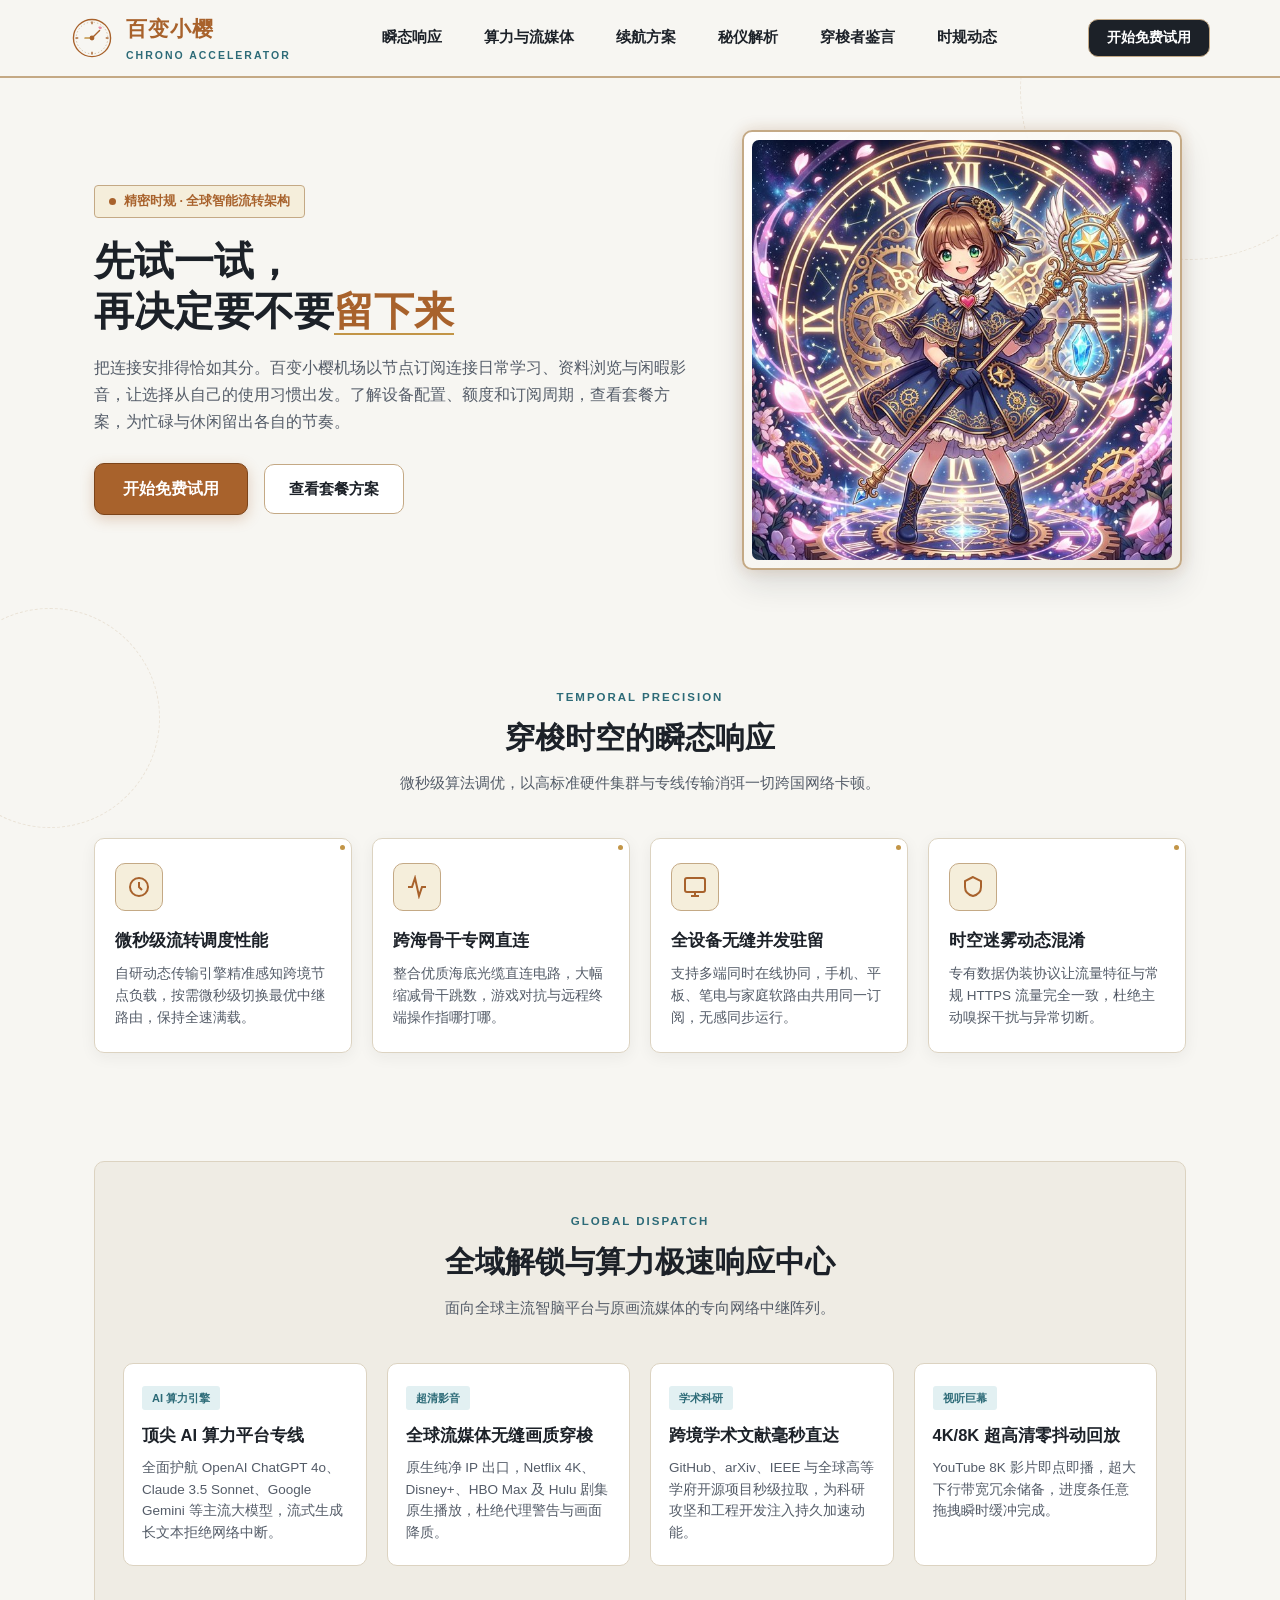
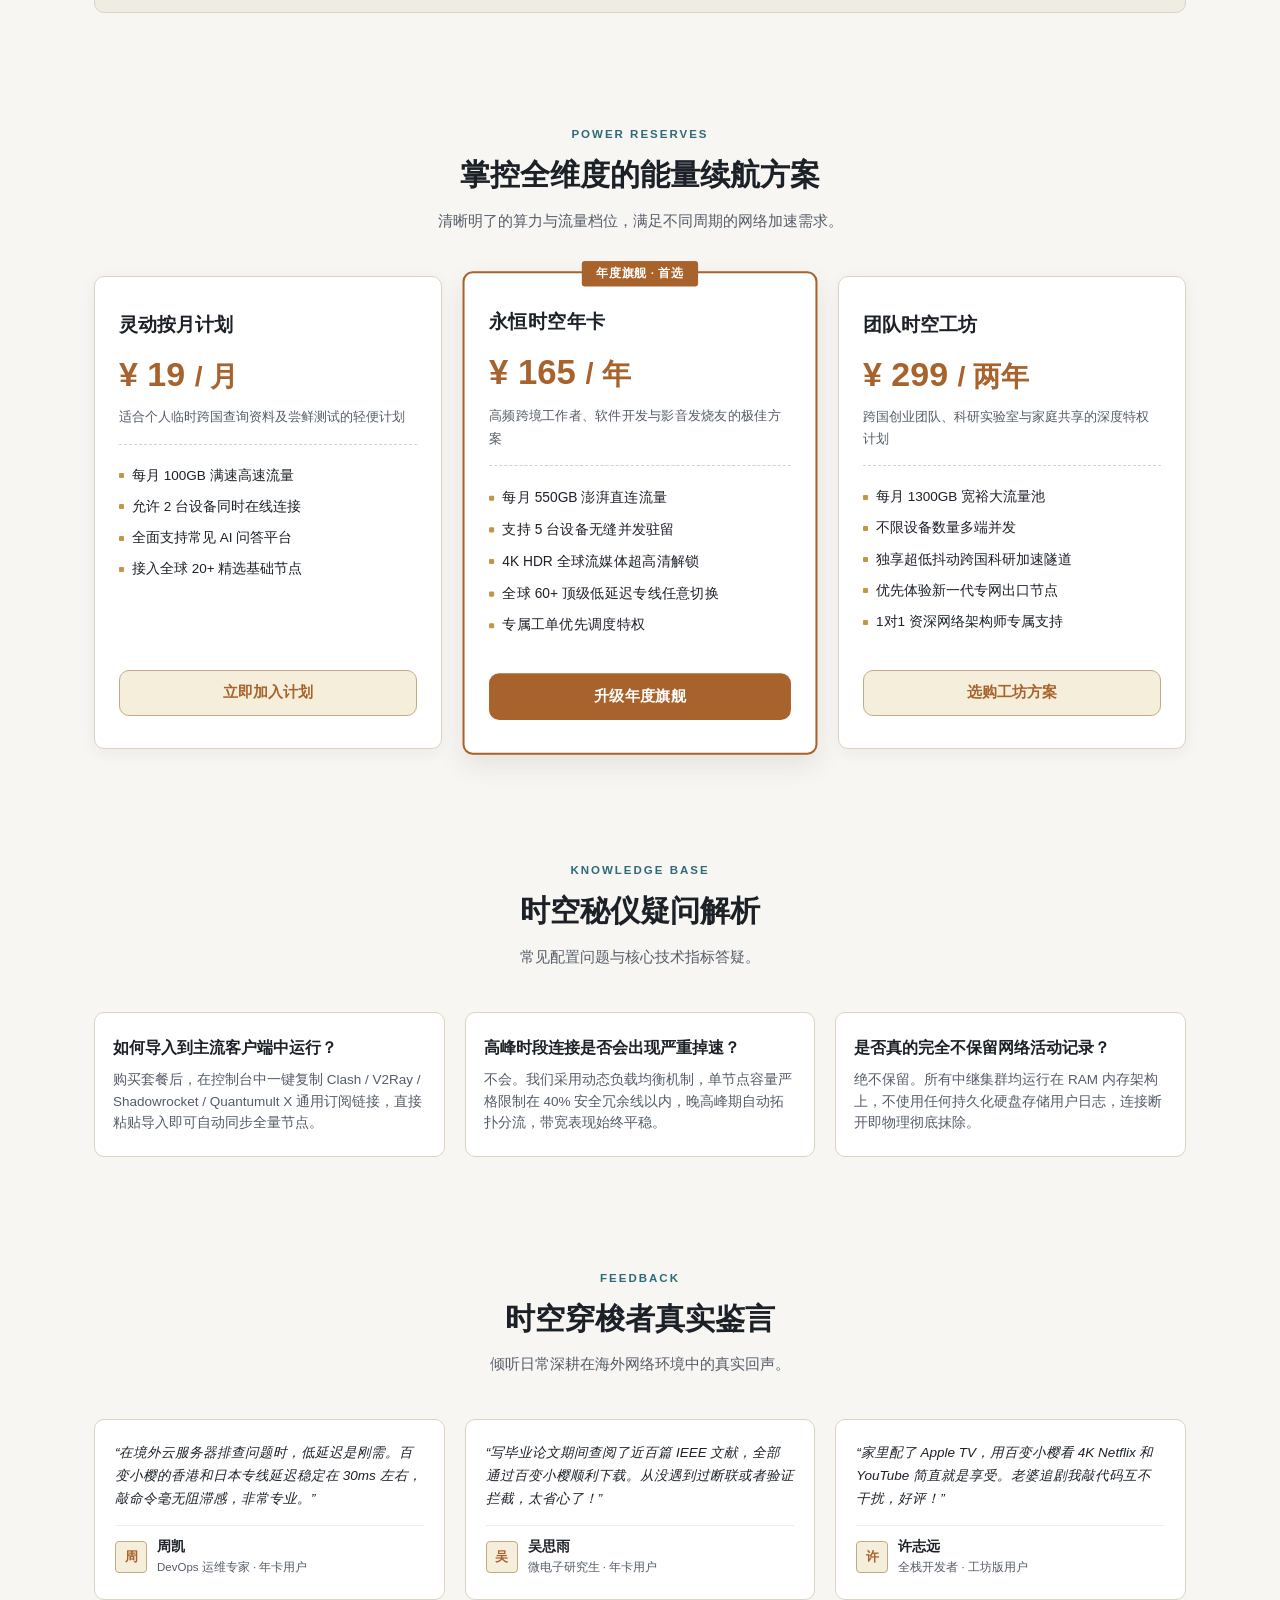
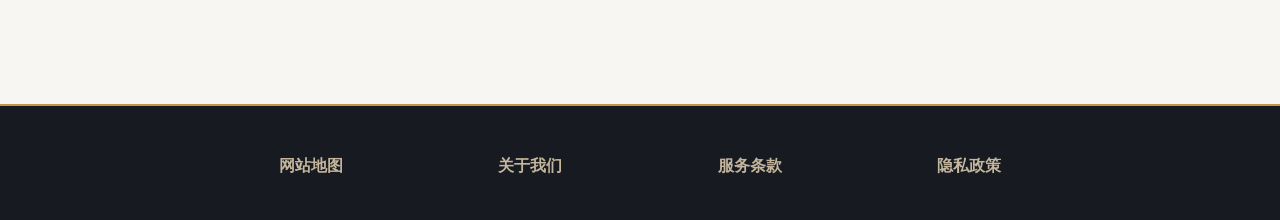
<file: index.html>
<!DOCTYPE html>

<html lang="zh-CN">
<head>
<meta charset="utf-8"/>
<meta content="width=device-width, initial-scale=1.0" name="viewport"/>
<title>百变小樱机场｜节点订阅、连接测试与上手手账</title>
<meta content="把连接安排得恰如其分。百变小樱机场以节点订阅连接日常学习、资料浏览与闲暇影音，让选择从自己的使用习惯出发。了解设备配置、额度和订阅周期，查看套餐方案，为忙碌与休闲留出各自的节奏。" name="description"/>
<meta content="百变小樱, 小樱加速器, 机场推荐, 免费试用, curl代理, NAT, 端口, 智能家居" name="keywords"/>
<link href="https://baibianxiaoyin.sbs/" rel="canonical"/>
<!-- Open Graph / Facebook / Social Sharing -->
<meta content="website" property="og:type"/>
<meta content="百变小樱加速器" property="og:site_name"/>
<meta content="zh_CN" property="og:locale"/>
<meta content="https://baibianxiaoyin.sbs/" property="og:url"/>
<meta content="百变小樱机场｜节点订阅、连接测试与上手手账" property="og:title"/>
<meta content="把连接安排得恰如其分。百变小樱机场以节点订阅连接日常学习、资料浏览与闲暇影音，让选择从自己的使用习惯出发。了解设备配置、额度和订阅周期，查看套餐方案，为忙碌与休闲留出各自的节奏。" property="og:description"/>
<meta content="https://baibianxiaoyin.sbs/hero_sakura.jpg" property="og:image"/>
<meta content="百变小樱加速器 - 时空罗盘守护者" property="og:image:alt"/>
<!-- Twitter Card -->
<meta content="summary_large_image" name="twitter:card"/>
<meta content="百变小樱机场｜节点订阅、连接测试与上手手账" name="twitter:title"/>
<meta content="把连接安排得恰如其分。百变小樱机场以节点订阅连接日常学习、资料浏览与闲暇影音，让选择从自己的使用习惯出发。了解设备配置、额度和订阅周期，查看套餐方案，为忙碌与休闲留出各自的节奏。" name="twitter:description"/>
<meta content="https://baibianxiaoyin.sbs/hero_sakura.jpg" name="twitter:image"/>
<!-- Schema.org JSON-LD Structured Data for Google Rich Snippets -->
<script type="application/ld+json">
  {
    "@context": "https://schema.org",
    "@type": "Product",
    "name": "百变小樱加速器",
    "image": "https://baibianxiaoyin.sbs/hero_sakura.jpg",
    "description": "专为高品质跨境互联打造的网络加速服务，支持全球流媒体4K极速秒开与AI大模型微秒级低延迟响应。",
    "brand": {
      "@type": "Brand",
      "name": "百变小樱"
    },
    "offers": {
      "@type": "AggregateOffer",
      "url": "https://ww012.twilightaff.com/#/?code=A56DH1Af",
      "priceCurrency": "CNY",
      "lowPrice": "15.00",
      "highPrice": "168.00",
      "offerCount": "3"
    },
    "aggregateRating": {
      "@type": "AggregateRating",
      "ratingValue": "4.9",
      "reviewCount": "1280",
      "bestRating": "5",
      "worstRating": "1"
    }
  }
  </script>
<link href="style.css" rel="stylesheet"/>
</head>
<body>
<!-- Rotating Gear Dust Backdrop -->
<div aria-hidden="true" class="chrono-dust-wrap">
<div class="c-gear cg1"></div>
<div class="c-gear cg2"></div>
</div>
<!-- Header -->
<header class="chrono-nav">
<div class="nav-layout">
<a class="chrono-logo-anchor" href="index.html" title="百变小樱网络加速器">
<svg class="chrono-logo-icon" fill="none" viewbox="0 0 64 64" xmlns="http://www.w3.org/2000/svg">
<!-- Outer Roman Gear Rim -->
<circle cx="32" cy="32" r="27" stroke="#a8622c" stroke-width="2"></circle>
<circle cx="32" cy="32" r="23" stroke="#c4a985" stroke-dasharray="2 3" stroke-width="1"></circle>
<!-- Roman Numeral Marks -->
<line stroke="#a8622c" stroke-width="2" x1="32" x2="32" y1="8" y2="12"></line>
<line stroke="#a8622c" stroke-width="2" x1="32" x2="32" y1="52" y2="56"></line>
<line stroke="#a8622c" stroke-width="2" x1="8" x2="12" y1="32" y2="32"></line>
<line stroke="#a8622c" stroke-width="2" x1="52" x2="56" y1="32" y2="32"></line>
<!-- Clock Hands with Star & Petal Tip -->
<line stroke="#a8622c" stroke-linecap="round" stroke-width="2" x1="32" x2="43" y1="32" y2="21"></line>
<line stroke="#c29547" stroke-linecap="round" stroke-width="2.5" x1="32" x2="22" y1="32" y2="32"></line>
<circle cx="32" cy="32" fill="#a8622c" r="3.5"></circle>
<!-- Little Sakura Petal Accent -->
<path d="M41 16C41 16 44 14 46 16C47 18 45 20 43 19C42 18 41 16 41 16Z" fill="#e88ca0"></path>
</svg>
<div class="brand-details">
<span class="logo-main-text">百变小樱</span>
<span class="logo-sub-text">CHRONO ACCELERATOR</span>
</div>
</a>
<nav class="chrono-nav-menu">
<a class="chrono-nav-item" href="#advantages">瞬态响应</a>
<a class="chrono-nav-item" href="#streaming">算力与流媒体</a>
<a class="chrono-nav-item" href="#pricing">续航方案</a>
<a class="chrono-nav-item" href="#faq">秘仪解析</a>
<a class="chrono-nav-item" href="#testimonials">穿梭者鉴言</a>
<a class="chrono-nav-item" href="dispatch.html">时规动态</a>
</nav>
<a class="nav-btn-terminal" href="https://ww012.twilightaff.com/#/?code=A56DH1Af" rel="nofollow" target="_blank">开始免费试用</a>
</div>
</header>
<main>
<!-- Astrolabe Hero Section -->
<article class="astrolabe-hero">
<div class="hero-chrono-text">
<div class="status-capsule">
<span class="status-dot-dial"></span>
          精密时规 · 全球智能流转架构
        </div>
<h1 class="hero-chrono-heading">先试一试，<br/>再决定要不要<span>留下来</span></h1>
<p class="hero-chrono-paragraph">把连接安排得恰如其分。百变小樱机场以节点订阅连接日常学习、资料浏览与闲暇影音，让选择从自己的使用习惯出发。了解设备配置、额度和订阅周期，查看套餐方案，为忙碌与休闲留出各自的节奏。</p>
<div class="chrono-action-bar">
<a class="btn-chrono-prime" href="https://ww012.twilightaff.com/#/?code=A56DH1Af" rel="nofollow" target="_blank">开始免费试用</a>
<a class="btn-chrono-gauge" href="#pricing">查看套餐方案</a>
</div>
</div>
<div class="hero-chrono-display">
<div class="chrono-stage-frame">
<img alt="百变小樱网络加速器 - 时空罗盘天球调度视觉" class="chrono-stage-img" fetchpriority="high" height="440" src="hero_sakura.jpg" width="440"/>
</div>
</div>
</article>
<!-- Core Advantages (Random 4 Cards) -->
<section class="chrono-section" id="advantages">
<div class="section-dial-header">
<span class="dial-tag">TEMPORAL PRECISION</span>
<h2 class="dial-title">穿梭时空的瞬态响应</h2>
<p class="dial-desc">微秒级算法调优，以高标准硬件集群与专线传输消弭一切跨国网络卡顿。</p>
</div>
<div class="chrono-matrix">
<div class="matrix-card">
<div class="chrono-icon-badge">
<svg fill="none" stroke="#a8622c" stroke-width="2" viewbox="0 0 24 24">
<circle cx="12" cy="12" r="9"></circle>
<path d="M12 7V12L15 15"></path>
</svg>
</div>
<h3>微秒级流转调度性能</h3>
<p>自研动态传输引擎精准感知跨境节点负载，按需微秒级切换最优中继路由，保持全速满载。</p>
</div>
<div class="matrix-card">
<div class="chrono-icon-badge">
<svg fill="none" stroke="#a8622c" stroke-width="2" viewbox="0 0 24 24">
<path d="M3 12H7L10 3L14 21L17 12H21"></path>
</svg>
</div>
<h3>跨海骨干专网直连</h3>
<p>整合优质海底光缆直连电路，大幅缩减骨干跳数，游戏对抗与远程终端操作指哪打哪。</p>
</div>
<div class="matrix-card">
<div class="chrono-icon-badge">
<svg fill="none" stroke="#a8622c" stroke-width="2" viewbox="0 0 24 24">
<rect height="14" rx="2" width="20" x="2" y="3"></rect>
<line x1="8" x2="16" y1="21" y2="21"></line>
<line x1="12" x2="12" y1="17" y2="21"></line>
</svg>
</div>
<h3>全设备无缝并发驻留</h3>
<p>支持多端同时在线协同，手机、平板、笔电与家庭软路由共用同一订阅，无感同步运行。</p>
</div>
<div class="matrix-card">
<div class="chrono-icon-badge">
<svg fill="none" stroke="#a8622c" stroke-width="2" viewbox="0 0 24 24">
<path d="M12 2L4 6V12C4 17 8 20 12 21C16 20 20 17 20 12V6L12 2Z"></path>
</svg>
</div>
<h3>时空迷雾动态混淆</h3>
<p>专有数据伪装协议让流量特征与常规 HTTPS 流量完全一致，杜绝主动嗅探干扰与异常切断。</p>
</div>
</div>
</section>
<!-- Streaming & AI Cards (Random 4 Cards) -->
<section class="chrono-section" id="streaming">
<div class="streaming-chrono-deck">
<div class="section-dial-header">
<span class="dial-tag">GLOBAL DISPATCH</span>
<h2 class="dial-title">全域解锁与算力极速响应中心</h2>
<p class="dial-desc">面向全球主流智脑平台与原画流媒体的专向网络中继阵列。</p>
</div>
<div class="stream-matrix">
<div class="stream-node-card">
<span class="node-chip">AI 算力引擎</span>
<h3>顶尖 AI 算力平台专线</h3>
<p>全面护航 OpenAI ChatGPT 4o、Claude 3.5 Sonnet、Google Gemini 等主流大模型，流式生成长文本拒绝网络中断。</p>
</div>
<div class="stream-node-card">
<span class="node-chip">超清影音</span>
<h3>全球流媒体无缝画质穿梭</h3>
<p>原生纯净 IP 出口，Netflix 4K、Disney+、HBO Max 及 Hulu 剧集原生播放，杜绝代理警告与画面降质。</p>
</div>
<div class="stream-node-card">
<span class="node-chip">学术科研</span>
<h3>跨境学术文献毫秒直达</h3>
<p>GitHub、arXiv、IEEE 与全球高等学府开源项目秒级拉取，为科研攻坚和工程开发注入持久加速动能。</p>
</div>
<div class="stream-node-card">
<span class="node-chip">视听巨幕</span>
<h3>4K/8K 超高清零抖动回放</h3>
<p>YouTube 8K 影片即点即播，超大下行带宽冗余储备，进度条任意拖拽瞬时缓冲完成。</p>
</div>
</div>
</div>
</section>
<!-- Pricing Section (Must Have 3) -->
<section class="chrono-section" id="pricing">
<div class="section-dial-header">
<span class="dial-tag">POWER RESERVES</span>
<h2 class="dial-title">掌控全维度的能量续航方案</h2>
<p class="dial-desc">清晰明了的算力与流量档位，满足不同周期的网络加速需求。</p>
</div>
<div class="chronometer-grid">
<!-- Tier 1 -->
<div class="chrono-plan-cell">
<h3 class="plan-title-chrono">灵动按月计划</h3>
<div class="plan-price-chrono">¥ 19 <small>/ 月</small></div>
<p class="plan-desc-chrono">适合个人临时跨国查询资料及尝鲜测试的轻便计划</p>
<ul class="spec-list">
<li><span class="gear-bullet"></span>每月 100GB 满速高速流量</li>
<li><span class="gear-bullet"></span>允许 2 台设备同时在线连接</li>
<li><span class="gear-bullet"></span>全面支持常见 AI 问答平台</li>
<li><span class="gear-bullet"></span>接入全球 20+ 精选基础节点</li>
</ul>
<a class="chrono-btn btn-sub-cell" href="https://ww012.twilightaff.com/#/?code=A56DH1Af" rel="nofollow" target="_blank">立即加入计划</a>
</div>
<!-- Tier 2 (Featured) -->
<div class="chrono-plan-cell chronos-flagship">
<div class="flagship-label">年度旗舰 · 首选</div>
<h3 class="plan-title-chrono">永恒时空年卡</h3>
<div class="plan-price-chrono">¥ 165 <small>/ 年</small></div>
<p class="plan-desc-chrono">高频跨境工作者、软件开发与影音发烧友的极佳方案</p>
<ul class="spec-list">
<li><span class="gear-bullet"></span>每月 550GB 澎湃直连流量</li>
<li><span class="gear-bullet"></span>支持 5 台设备无缝并发驻留</li>
<li><span class="gear-bullet"></span>4K HDR 全球流媒体超高清解锁</li>
<li><span class="gear-bullet"></span>全球 60+ 顶级低延迟专线任意切换</li>
<li><span class="gear-bullet"></span>专属工单优先调度特权</li>
</ul>
<a class="chrono-btn btn-flagship-cell" href="https://ww012.twilightaff.com/#/?code=A56DH1Af" rel="nofollow" target="_blank">升级年度旗舰</a>
</div>
<!-- Tier 3 -->
<div class="chrono-plan-cell">
<h3 class="plan-title-chrono">团队时空工坊</h3>
<div class="plan-price-chrono">¥ 299 <small>/ 两年</small></div>
<p class="plan-desc-chrono">跨国创业团队、科研实验室与家庭共享的深度特权计划</p>
<ul class="spec-list">
<li><span class="gear-bullet"></span>每月 1300GB 宽裕大流量池</li>
<li><span class="gear-bullet"></span>不限设备数量多端并发</li>
<li><span class="gear-bullet"></span>独享超低抖动跨国科研加速隧道</li>
<li><span class="gear-bullet"></span>优先体验新一代专网出口节点</li>
<li><span class="gear-bullet"></span>1对1 资深网络架构师专属支持</li>
</ul>
<a class="chrono-btn btn-sub-cell" href="https://ww012.twilightaff.com/#/?code=A56DH1Af" rel="nofollow" target="_blank">选购工坊方案</a>
</div>
</div>
</section>
<!-- FAQ Section (Random 3) -->
<section class="chrono-section" id="faq">
<div class="section-dial-header">
<span class="dial-tag">KNOWLEDGE BASE</span>
<h2 class="dial-title">时空秘仪疑问解析</h2>
<p class="dial-desc">常见配置问题与核心技术指标答疑。</p>
</div>
<div class="chrono-faq-list">
<div class="chrono-faq-item">
<h3>如何导入到主流客户端中运行？</h3>
<p>购买套餐后，在控制台中一键复制 Clash / V2Ray / Shadowrocket / Quantumult X 通用订阅链接，直接粘贴导入即可自动同步全量节点。</p>
</div>
<div class="chrono-faq-item">
<h3>高峰时段连接是否会出现严重掉速？</h3>
<p>不会。我们采用动态负载均衡机制，单节点容量严格限制在 40% 安全冗余线以内，晚高峰期自动拓扑分流，带宽表现始终平稳。</p>
</div>
<div class="chrono-faq-item">
<h3>是否真的完全不保留网络活动记录？</h3>
<p>绝不保留。所有中继集群均运行在 RAM 内存架构上，不使用任何持久化硬盘存储用户日志，连接断开即物理彻底抹除。</p>
</div>
</div>
</section>
<!-- Testimonials (Random 3) -->
<section class="chrono-section" id="testimonials">
<div class="section-dial-header">
<span class="dial-tag">FEEDBACK</span>
<h2 class="dial-title">时空穿梭者真实鉴言</h2>
<p class="dial-desc">倾听日常深耕在海外网络环境中的真实回声。</p>
</div>
<div class="traveller-grid">
<div class="traveller-card">
<p class="traveller-quote">“在境外云服务器排查问题时，低延迟是刚需。百变小樱的香港和日本专线延迟稳定在 30ms 左右，敲命令毫无阻滞感，非常专业。”</p>
<div class="traveller-foot">
<div class="traveller-badge">周</div>
<div class="traveller-meta">
<h4>周凯</h4>
<p>DevOps 运维专家 · 年卡用户</p>
</div>
</div>
</div>
<div class="traveller-card">
<p class="traveller-quote">“写毕业论文期间查阅了近百篇 IEEE 文献，全部通过百变小樱顺利下载。从没遇到过断联或者验证拦截，太省心了！”</p>
<div class="traveller-foot">
<div class="traveller-badge">吴</div>
<div class="traveller-meta">
<h4>吴思雨</h4>
<p>微电子研究生 · 年卡用户</p>
</div>
</div>
</div>
<div class="traveller-card">
<p class="traveller-quote">“家里配了 Apple TV，用百变小樱看 4K Netflix 和 YouTube 简直就是享受。老婆追剧我敲代码互不干扰，好评！”</p>
<div class="traveller-foot">
<div class="traveller-badge">许</div>
<div class="traveller-meta">
<h4>许志远</h4>
<p>全栈开发者 · 工坊版用户</p>
</div>
</div>
</div>
</div>
</section>
</main>
<!-- Footer - Strictly ONLY the four titles required -->
<footer class="chrono-dock">
<div class="dock-content">
<a class="dock-title-link" href="sitemap.html">网站地图</a>
<a class="dock-title-link" href="about.html">关于我们</a>
<a class="dock-title-link" href="terms.html">服务条款</a>
<a class="dock-title-link" href="privacy.html">隐私政策</a>
</div>
</footer>
</body>
</html>
</file>
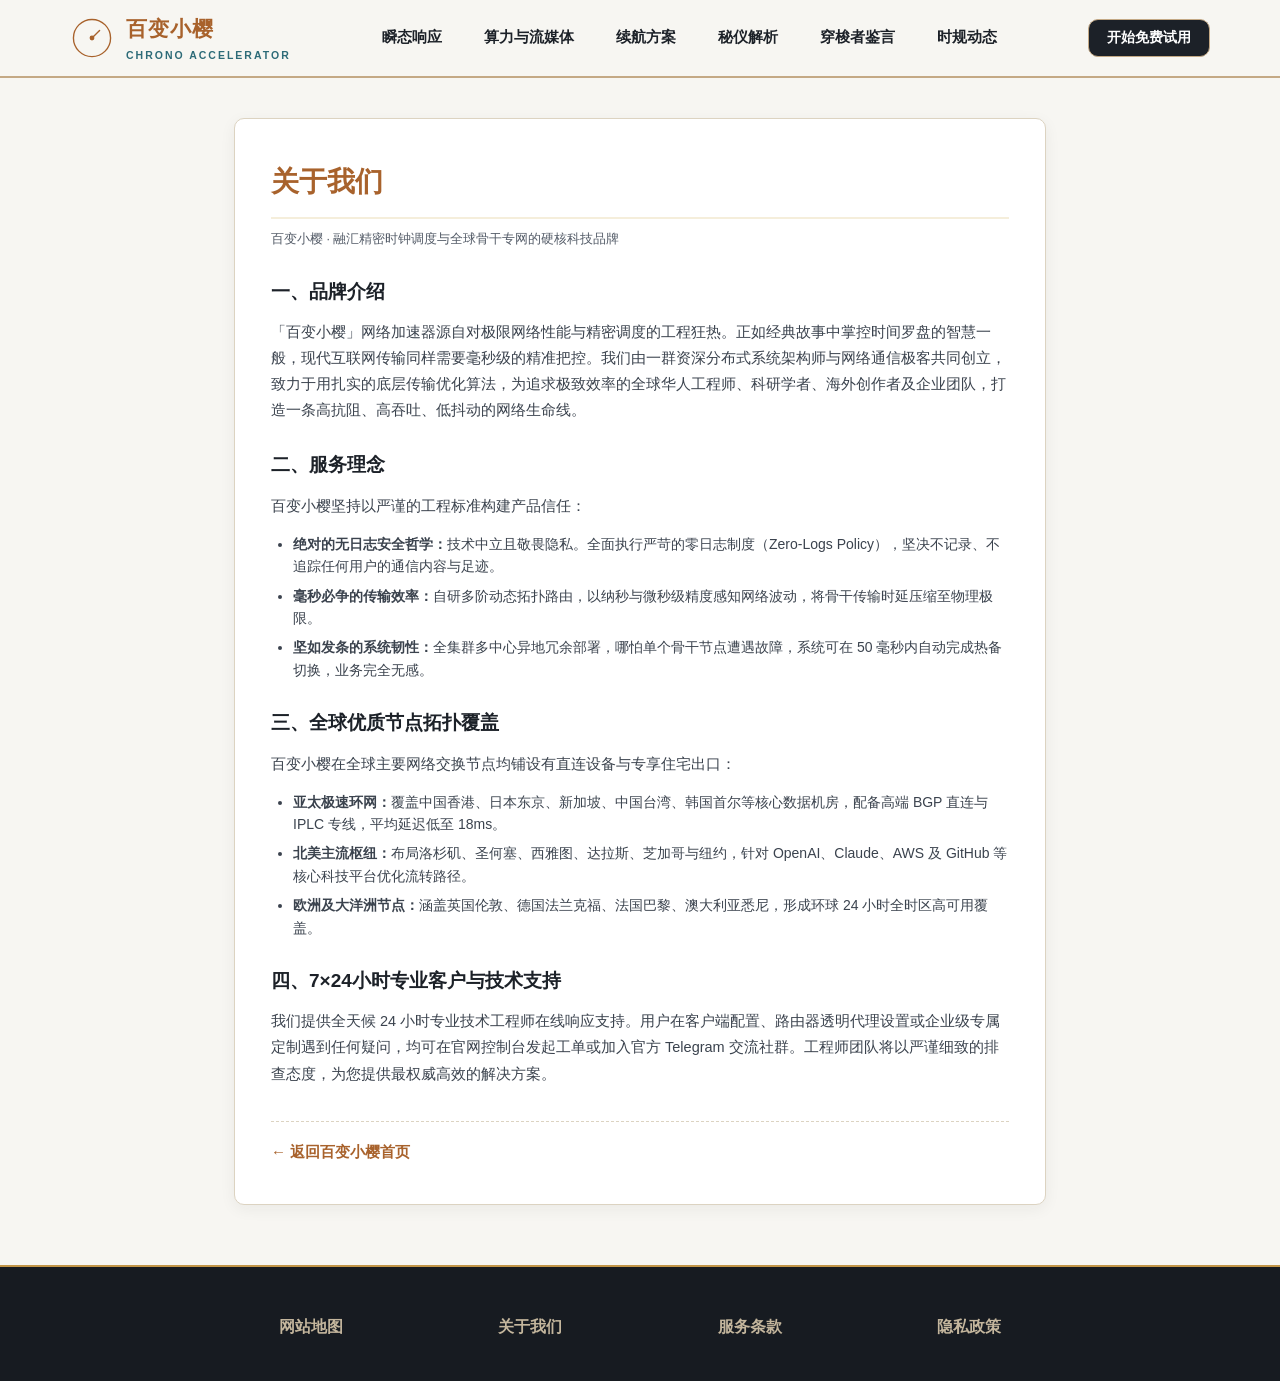
<file: about.html>
<!DOCTYPE html>
<html lang="zh-CN">
<head>
  <meta charset="UTF-8">
  <meta name="viewport" content="width=device-width, initial-scale=1.0">
  <title>关于我们 - 百变小樱加速器</title>
  <link rel="stylesheet" href="style.css">
</head>
<body>
  <header class="chrono-nav">
    <div class="nav-layout">
      <a href="index.html" class="chrono-logo-anchor" title="百变小樱网络加速器">
        <svg class="chrono-logo-icon" viewBox="0 0 64 64" fill="none">
          <circle cx="32" cy="32" r="27" stroke="#a8622c" stroke-width="2"/>
          <line x1="32" y1="32" x2="43" y2="21" stroke="#a8622c" stroke-width="2" stroke-linecap="round"/>
          <circle cx="32" cy="32" r="3.5" fill="#a8622c"/>
        </svg>
        <div class="brand-details">
          <span class="logo-main-text">百变小樱</span>
          <span class="logo-sub-text">CHRONO ACCELERATOR</span>
        </div>
      </a>
      <nav class="chrono-nav-menu">
        <a href="index.html#advantages" class="chrono-nav-item">瞬态响应</a>
        <a href="index.html#streaming" class="chrono-nav-item">算力与流媒体</a>
        <a href="index.html#pricing" class="chrono-nav-item">续航方案</a>
        <a href="index.html#faq" class="chrono-nav-item">秘仪解析</a>
        <a href="index.html#testimonials" class="chrono-nav-item">穿梭者鉴言</a>
        <a href="dispatch.html" class="chrono-nav-item">时规动态</a>
      </nav>
      <a href="https://ww012.twilightaff.com/#/?code=A56DH1Af" target="_blank" rel="nofollow" class="nav-btn-terminal">开始免费试用</a>
    </div>
  </header>

  <main class="chrono-subpage-wrap">
    <article class="chrono-doc-panel">
      <h1 class="chrono-doc-title">关于我们</h1>
      <p class="chrono-doc-meta">百变小樱 · 融汇精密时钟调度与全球骨干专网的硬核科技品牌</p>
      
      <div class="chrono-doc-body">
        <h2>一、品牌介绍</h2>
        <p>「百变小樱」网络加速器源自对极限网络性能与精密调度的工程狂热。正如经典故事中掌控时间罗盘的智慧一般，现代互联网传输同样需要毫秒级的精准把控。我们由一群资深分布式系统架构师与网络通信极客共同创立，致力于用扎实的底层传输优化算法，为追求极致效率的全球华人工程师、科研学者、海外创作者及企业团队，打造一条高抗阻、高吞吐、低抖动的网络生命线。</p>

        <h2>二、服务理念</h2>
        <p>百变小樱坚持以严谨的工程标准构建产品信任：</p>
        <ul>
          <li><strong>绝对的无日志安全哲学：</strong>技术中立且敬畏隐私。全面执行严苛的零日志制度（Zero-Logs Policy），坚决不记录、不追踪任何用户的通信内容与足迹。</li>
          <li><strong>毫秒必争的传输效率：</strong>自研多阶动态拓扑路由，以纳秒与微秒级精度感知网络波动，将骨干传输时延压缩至物理极限。</li>
          <li><strong>坚如发条的系统韧性：</strong>全集群多中心异地冗余部署，哪怕单个骨干节点遭遇故障，系统可在 50 毫秒内自动完成热备切换，业务完全无感。</li>
        </ul>

        <h2>三、全球优质节点拓扑覆盖</h2>
        <p>百变小樱在全球主要网络交换节点均铺设有直连设备与专享住宅出口：</p>
        <ul>
          <li><strong>亚太极速环网：</strong>覆盖中国香港、日本东京、新加坡、中国台湾、韩国首尔等核心数据机房，配备高端 BGP 直连与 IPLC 专线，平均延迟低至 18ms。</li>
          <li><strong>北美主流枢纽：</strong>布局洛杉矶、圣何塞、西雅图、达拉斯、芝加哥与纽约，针对 OpenAI、Claude、AWS 及 GitHub 等核心科技平台优化流转路径。</li>
          <li><strong>欧洲及大洋洲节点：</strong>涵盖英国伦敦、德国法兰克福、法国巴黎、澳大利亚悉尼，形成环球 24 小时全时区高可用覆盖。</li>
        </ul>

        <h2>四、7×24小时专业客户与技术支持</h2>
        <p>我们提供全天候 24 小时专业技术工程师在线响应支持。用户在客户端配置、路由器透明代理设置或企业级专属定制遇到任何疑问，均可在官网控制台发起工单或加入官方 Telegram 交流社群。工程师团队将以严谨细致的排查态度，为您提供最权威高效的解决方案。</p>
      </div>

      <div class="dock-home-wrap">
        <a href="index.html" class="dock-home-link">← 返回百变小樱首页</a>
      </div>
    </article>
  </main>

  <footer class="chrono-dock">
    <div class="dock-content">
      <a href="sitemap.html" class="dock-title-link">网站地图</a>
      <a href="about.html" class="dock-title-link">关于我们</a>
      <a href="terms.html" class="dock-title-link">服务条款</a>
      <a href="privacy.html" class="dock-title-link">隐私政策</a>
    </div>
  </footer>
</body>
</html>
</file>
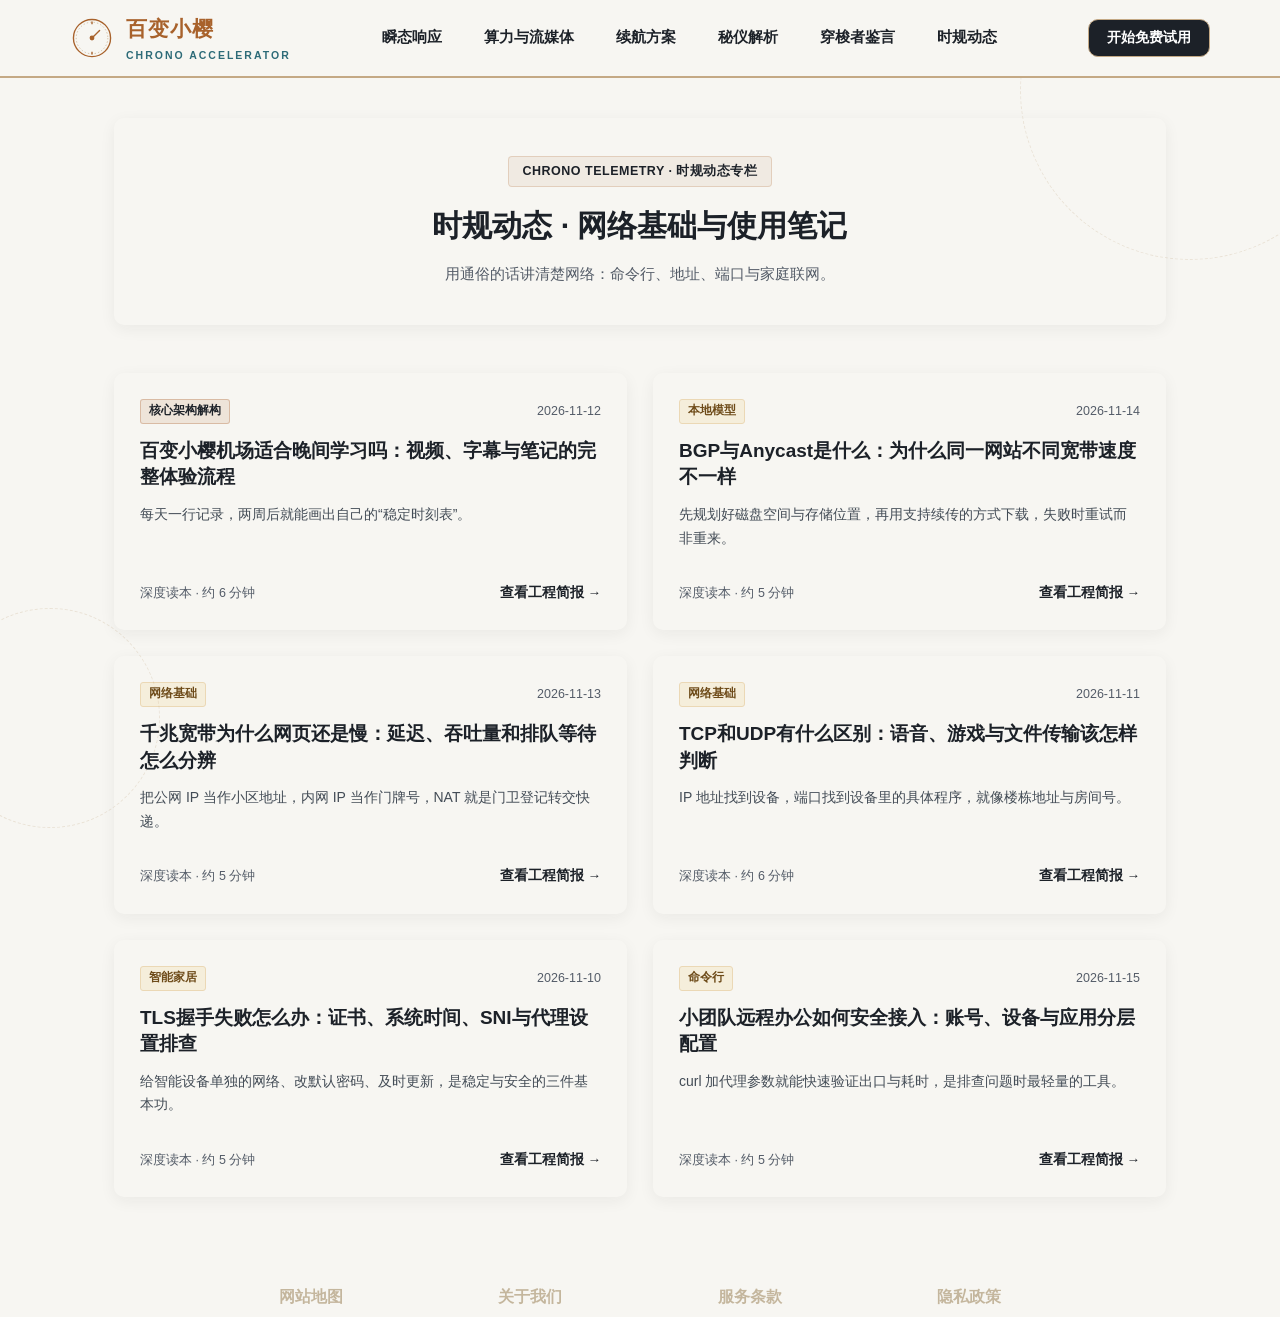
<file: dispatch.html>
<!DOCTYPE html>

<html lang="zh-CN">
<head>
<meta charset="utf-8"/>
<meta content="width=device-width, initial-scale=1.0" name="viewport"/>
<title>时规动态：命令行、网络基础与智能家居指南 - 百变小樱</title>
<meta content="百变小樱时规动态：curl 测试代理、本地模型下载、IP 与 NAT、使用手账、端口概念与智能家居联网。" name="description"/>
<link href="style.css" rel="stylesheet"/>
</head>
<body>
<!-- Rotating Gear Dust Backdrop -->
<div aria-hidden="true" class="chrono-dust-wrap">
<div class="c-gear cg1"></div>
<div class="c-gear cg2"></div>
</div>
<!-- Header -->
<header class="chrono-nav">
<div class="nav-layout">
<a class="chrono-logo-anchor" href="index.html" title="百变小樱网络加速器">
<svg class="chrono-logo-icon" fill="none" viewbox="0 0 64 64">
<circle cx="32" cy="32" r="27" stroke="#a8622c" stroke-width="2"></circle>
<circle cx="32" cy="32" r="23" stroke="#c4a985" stroke-dasharray="2 3" stroke-width="1"></circle>
<line stroke="#a8622c" stroke-width="2" x1="32" x2="32" y1="8" y2="12"></line>
<line stroke="#a8622c" stroke-width="2" x1="32" x2="32" y1="52" y2="56"></line>
<line stroke="#a8622c" stroke-linecap="round" stroke-width="2" x1="32" x2="43" y1="32" y2="21"></line>
<circle cx="32" cy="32" fill="#a8622c" r="3.5"></circle>
</svg>
<div class="brand-details">
<span class="logo-main-text">百变小樱</span>
<span class="logo-sub-text">CHRONO ACCELERATOR</span>
</div>
</a>
<nav class="chrono-nav-menu">
<a class="chrono-nav-item" href="index.html#advantages">瞬态响应</a>
<a class="chrono-nav-item" href="index.html#streaming">算力与流媒体</a>
<a class="chrono-nav-item" href="index.html#pricing">续航方案</a>
<a class="chrono-nav-item" href="index.html#faq">秘仪解析</a>
<a class="chrono-nav-item" href="index.html#testimonials">穿梭者鉴言</a>
<a class="chrono-nav-item" href="dispatch.html">时规动态</a>
</nav>
<a class="nav-btn-terminal" href="https://ww012.twilightaff.com/#/?code=A56DH1Af" rel="nofollow" target="_blank">开始免费试用</a>
</div>
</header>
<main class="dispatch-container">
<section class="dispatch-header-deck">
<div class="dispatch-radar-tag">CHRONO TELEMETRY · 时规动态专栏</div>
<h1>时规动态 · 网络基础与使用笔记</h1>
<p>用通俗的话讲清楚网络：命令行、地址、端口与家庭联网。</p>
</section>
<div class="dispatch-log-grid">
<!-- Article 1: Brand -->
<article class="dispatch-card">
<div class="dispatch-badge-row">
<span class="dispatch-tech-badge core-badge">核心架构解构</span>
<span class="dispatch-timestamp">2026-11-12</span>
</div>
<h2 class="dispatch-title">
<a href="sakura-connectivity-benchmark.html">百变小樱机场适合晚间学习吗：视频、字幕与笔记的完整体验流程</a>
</h2>
<p class="dispatch-abstract">每天一行记录，两周后就能画出自己的“稳定时刻表”。</p>
<div class="dispatch-card-foot">
<span class="dispatch-length">深度读本 · 约 6 分钟</span>
<a class="dispatch-access-link" href="sakura-connectivity-benchmark.html">查看工程简报 →</a>
</div>
</article>
<!-- Article 2 -->
<article class="dispatch-card">
<div class="dispatch-badge-row">
<span class="dispatch-tech-badge">本地模型</span>
<span class="dispatch-timestamp">2026-11-14</span>
</div>
<h2 class="dispatch-title">
<a href="global-bgp-anycast-routing.html">BGP与Anycast是什么：为什么同一网站不同宽带速度不一样</a>
</h2>
<p class="dispatch-abstract">先规划好磁盘空间与存储位置，再用支持续传的方式下载，失败时重试而非重来。</p>
<div class="dispatch-card-foot">
<span class="dispatch-length">深度读本 · 约 5 分钟</span>
<a class="dispatch-access-link" href="global-bgp-anycast-routing.html">查看工程简报 →</a>
</div>
</article>
<!-- Article 3 -->
<article class="dispatch-card">
<div class="dispatch-badge-row">
<span class="dispatch-tech-badge">网络基础</span>
<span class="dispatch-timestamp">2026-11-13</span>
</div>
<h2 class="dispatch-title">
<a href="latency-vs-bandwidth-explained.html">千兆宽带为什么网页还是慢：延迟、吞吐量和排队等待怎么分辨</a>
</h2>
<p class="dispatch-abstract">把公网 IP 当作小区地址，内网 IP 当作门牌号，NAT 就是门卫登记转交快递。</p>
<div class="dispatch-card-foot">
<span class="dispatch-length">深度读本 · 约 5 分钟</span>
<a class="dispatch-access-link" href="latency-vs-bandwidth-explained.html">查看工程简报 →</a>
</div>
</article>
<!-- Article 4 -->
<article class="dispatch-card">
<div class="dispatch-badge-row">
<span class="dispatch-tech-badge">网络基础</span>
<span class="dispatch-timestamp">2026-11-11</span>
</div>
<h2 class="dispatch-title">
<a href="tcp-udp-acceleration-comparison.html">TCP和UDP有什么区别：语音、游戏与文件传输该怎样判断</a>
</h2>
<p class="dispatch-abstract">IP 地址找到设备，端口找到设备里的具体程序，就像楼栋地址与房间号。</p>
<div class="dispatch-card-foot">
<span class="dispatch-length">深度读本 · 约 6 分钟</span>
<a class="dispatch-access-link" href="tcp-udp-acceleration-comparison.html">查看工程简报 →</a>
</div>
</article>
<!-- Article 5 -->
<article class="dispatch-card">
<div class="dispatch-badge-row">
<span class="dispatch-tech-badge">智能家居</span>
<span class="dispatch-timestamp">2026-11-10</span>
</div>
<h2 class="dispatch-title">
<a href="tls-sni-fragmentation-guide.html">TLS握手失败怎么办：证书、系统时间、SNI与代理设置排查</a>
</h2>
<p class="dispatch-abstract">给智能设备单独的网络、改默认密码、及时更新，是稳定与安全的三件基本功。</p>
<div class="dispatch-card-foot">
<span class="dispatch-length">深度读本 · 约 5 分钟</span>
<a class="dispatch-access-link" href="tls-sni-fragmentation-guide.html">查看工程简报 →</a>
</div>
</article>
<!-- Article 6 -->
<article class="dispatch-card">
<div class="dispatch-badge-row">
<span class="dispatch-tech-badge">命令行</span>
<span class="dispatch-timestamp">2026-11-15</span>
</div>
<h2 class="dispatch-title">
<a href="enterprise-remote-security-stack.html">小团队远程办公如何安全接入：账号、设备与应用分层配置</a>
</h2>
<p class="dispatch-abstract">curl 加代理参数就能快速验证出口与耗时，是排查问题时最轻量的工具。</p>
<div class="dispatch-card-foot">
<span class="dispatch-length">深度读本 · 约 5 分钟</span>
<a class="dispatch-access-link" href="enterprise-remote-security-stack.html">查看工程简报 →</a>
</div>
</article>
</div>
</main>
<!-- Footer -->
<footer class="dock-footer">
<div class="dock-content">
<a class="dock-title-link" href="sitemap.html">网站地图</a>
<a class="dock-title-link" href="about.html">关于我们</a>
<a class="dock-title-link" href="terms.html">服务条款</a>
<a class="dock-title-link" href="privacy.html">隐私政策</a>
</div>
</footer>
</body>
</html>
</file>
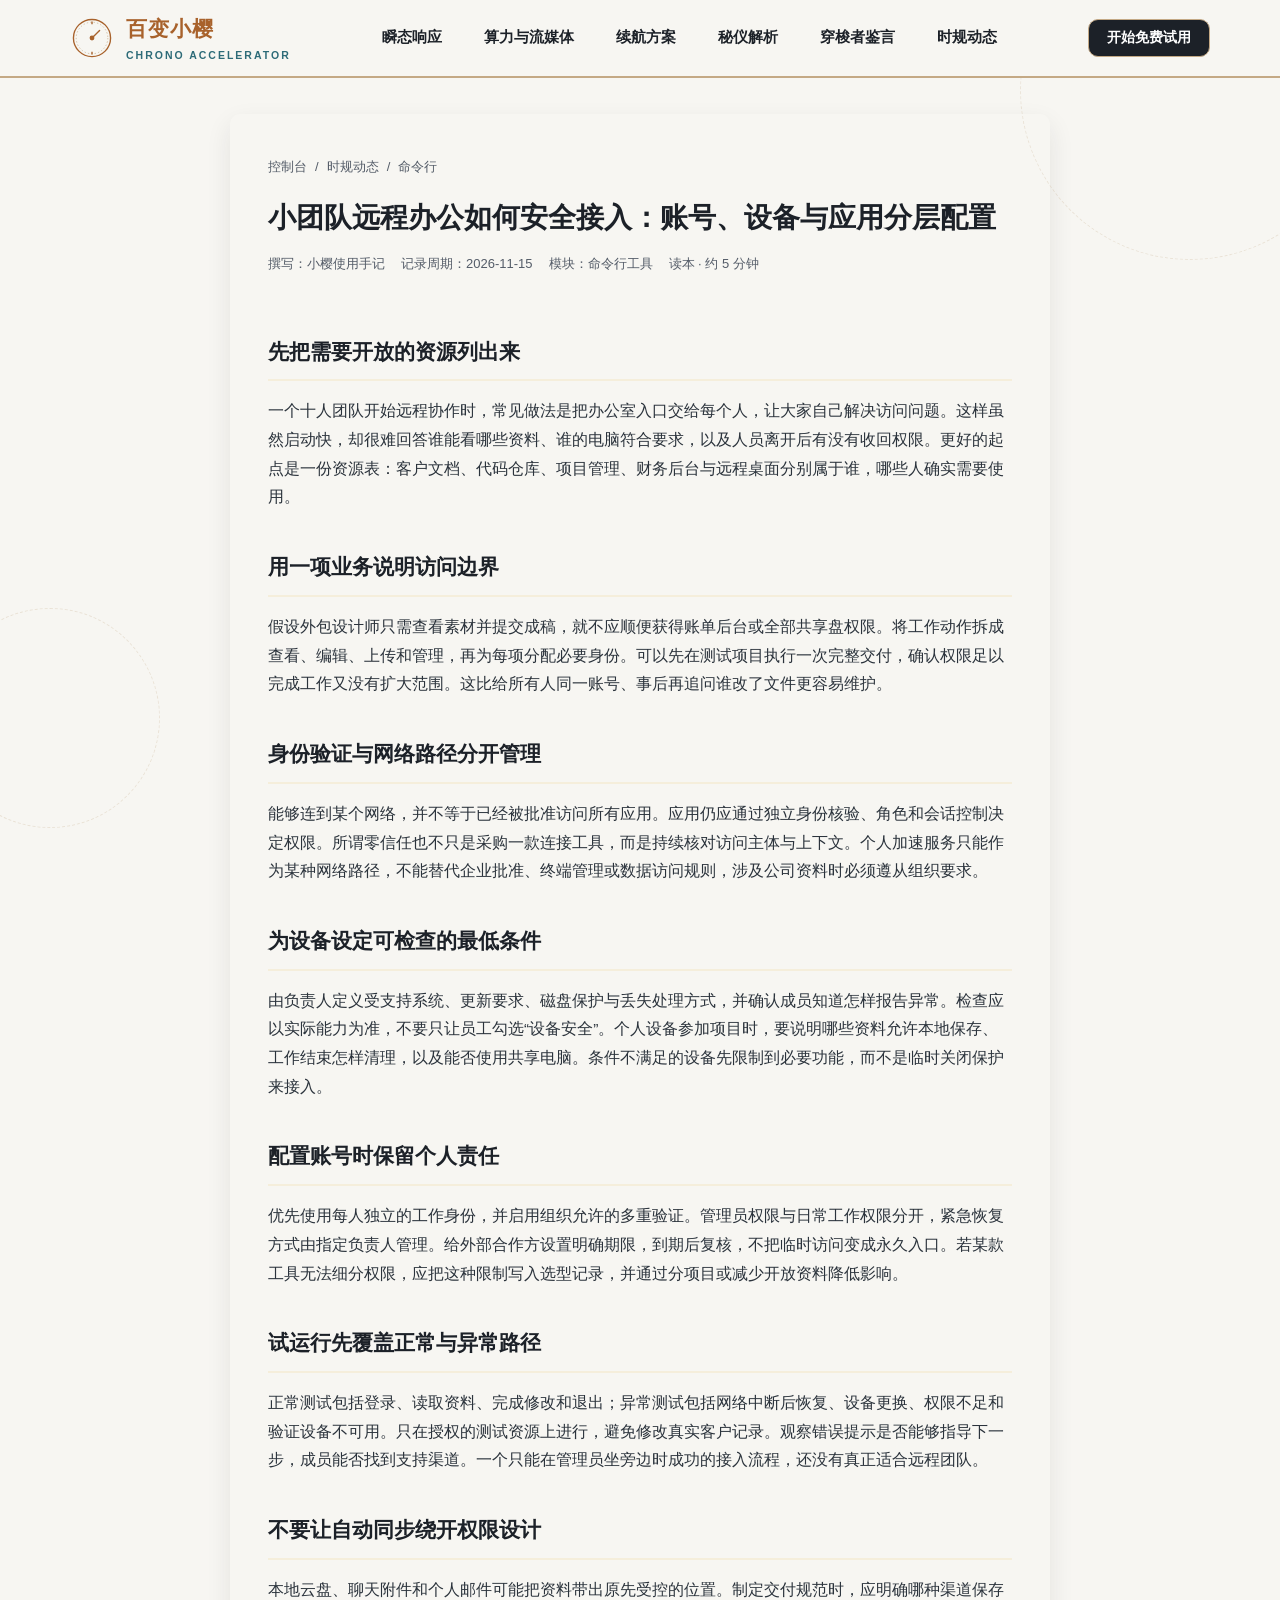
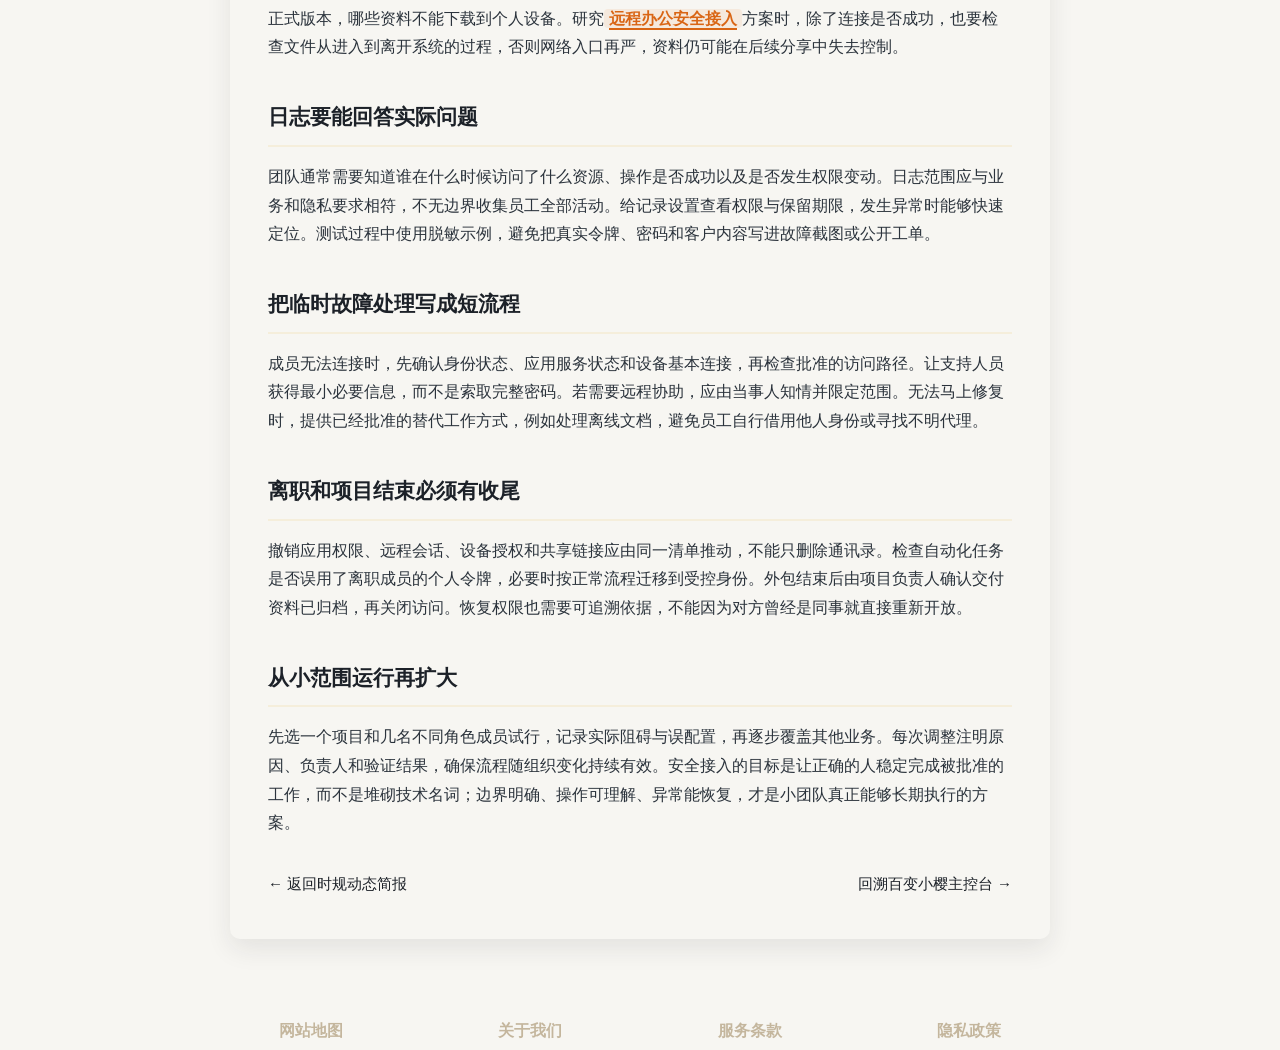
<file: enterprise-remote-security-stack.html>
<!DOCTYPE html>

<html lang="zh-CN">
<head>
<meta charset="utf-8"/>
<meta content="width=device-width, initial-scale=1.0" name="viewport"/>
<title>小团队远程办公如何安全接入：账号、设备与应用分层配置</title>
<meta content="用项目协作情境说明小团队远程接入的资源清单、最小权限、设备要求、日志与离职撤权流程，避免把个人代理当作企业授权。" name="description"/>
<link href="style.css" rel="stylesheet"/>
</head>
<body>
<!-- Rotating Gear Dust Backdrop -->
<div aria-hidden="true" class="chrono-dust-wrap">
<div class="c-gear cg1"></div>
<div class="c-gear cg2"></div>
</div>
<!-- Header -->
<header class="chrono-nav">
<div class="nav-layout">
<a class="chrono-logo-anchor" href="index.html" title="百变小樱网络加速器">
<svg class="chrono-logo-icon" fill="none" viewbox="0 0 64 64">
<circle cx="32" cy="32" r="27" stroke="#a8622c" stroke-width="2"></circle>
<circle cx="32" cy="32" r="23" stroke="#c4a985" stroke-dasharray="2 3" stroke-width="1"></circle>
<line stroke="#a8622c" stroke-width="2" x1="32" x2="32" y1="8" y2="12"></line>
<line stroke="#a8622c" stroke-width="2" x1="32" x2="32" y1="52" y2="56"></line>
<line stroke="#a8622c" stroke-linecap="round" stroke-width="2" x1="32" x2="43" y1="32" y2="21"></line>
<circle cx="32" cy="32" fill="#a8622c" r="3.5"></circle>
</svg>
<div class="brand-details">
<span class="logo-main-text">百变小樱</span>
<span class="logo-sub-text">CHRONO ACCELERATOR</span>
</div>
</a>
<nav class="chrono-nav-menu">
<a class="chrono-nav-item" href="index.html#advantages">瞬态响应</a>
<a class="chrono-nav-item" href="index.html#streaming">算力与流媒体</a>
<a class="chrono-nav-item" href="index.html#pricing">续航方案</a>
<a class="chrono-nav-item" href="index.html#faq">秘仪解析</a>
<a class="chrono-nav-item" href="index.html#testimonials">穿梭者鉴言</a>
<a class="chrono-nav-item" href="dispatch.html">时规动态</a>
</nav>
<a class="nav-btn-terminal" href="https://ww012.twilightaff.com/#/?code=A56DH1Af" rel="nofollow" target="_blank">开始免费试用</a>
</div>
</header>
<main class="chrono-reader-container">
<article class="chrono-reader-card">
<nav class="chrono-path">
<a href="index.html">控制台</a>
<span>/</span>
<a href="dispatch.html">时规动态</a>
<span>/</span>
<span>命令行</span>
</nav>
<h1 class="chrono-article-title">小团队远程办公如何安全接入：账号、设备与应用分层配置</h1>
<div class="chrono-meta-status">
<span>撰写：小樱使用手记</span>
<span>记录周期：2026-11-15</span>
<span>模块：命令行工具</span>
<span>读本 · 约 5 分钟</span>
</div>
<div class="chrono-content-body"><div data-swc-article-body="2026-11-16"><h2>先把需要开放的资源列出来</h2><p>一个十人团队开始远程协作时，常见做法是把办公室入口交给每个人，让大家自己解决访问问题。这样虽然启动快，却很难回答谁能看哪些资料、谁的电脑符合要求，以及人员离开后有没有收回权限。更好的起点是一份资源表：客户文档、代码仓库、项目管理、财务后台与远程桌面分别属于谁，哪些人确实需要使用。</p><h2>用一项业务说明访问边界</h2><p>假设外包设计师只需查看素材并提交成稿，就不应顺便获得账单后台或全部共享盘权限。将工作动作拆成查看、编辑、上传和管理，再为每项分配必要身份。可以先在测试项目执行一次完整交付，确认权限足以完成工作又没有扩大范围。这比给所有人同一账号、事后再追问谁改了文件更容易维护。</p><h2>身份验证与网络路径分开管理</h2><p>能够连到某个网络，并不等于已经被批准访问所有应用。应用仍应通过独立身份核验、角色和会话控制决定权限。所谓零信任也不只是采购一款连接工具，而是持续核对访问主体与上下文。个人加速服务只能作为某种网络路径，不能替代企业批准、终端管理或数据访问规则，涉及公司资料时必须遵从组织要求。</p><h2>为设备设定可检查的最低条件</h2><p>由负责人定义受支持系统、更新要求、磁盘保护与丢失处理方式，并确认成员知道怎样报告异常。检查应以实际能力为准，不要只让员工勾选“设备安全”。个人设备参加项目时，要说明哪些资料允许本地保存、工作结束怎样清理，以及能否使用共享电脑。条件不满足的设备先限制到必要功能，而不是临时关闭保护来接入。</p><h2>配置账号时保留个人责任</h2><p>优先使用每人独立的工作身份，并启用组织允许的多重验证。管理员权限与日常工作权限分开，紧急恢复方式由指定负责人管理。给外部合作方设置明确期限，到期后复核，不把临时访问变成永久入口。若某款工具无法细分权限，应把这种限制写入选型记录，并通过分项目或减少开放资料降低影响。</p><h2>试运行先覆盖正常与异常路径</h2><p>正常测试包括登录、读取资料、完成修改和退出；异常测试包括网络中断后恢复、设备更换、权限不足和验证设备不可用。只在授权的测试资源上进行，避免修改真实客户记录。观察错误提示是否能够指导下一步，成员能否找到支持渠道。一个只能在管理员坐旁边时成功的接入流程，还没有真正适合远程团队。</p><h2>不要让自动同步绕开权限设计</h2><p>本地云盘、聊天附件和个人邮件可能把资料带出原先受控的位置。制定交付规范时，应明确哪种渠道保存正式版本，哪些资料不能下载到个人设备。研究<a href="https://dajichang.mom/">远程办公安全接入</a>方案时，除了连接是否成功，也要检查文件从进入到离开系统的过程，否则网络入口再严，资料仍可能在后续分享中失去控制。</p><h2>日志要能回答实际问题</h2><p>团队通常需要知道谁在什么时候访问了什么资源、操作是否成功以及是否发生权限变动。日志范围应与业务和隐私要求相符，不无边界收集员工全部活动。给记录设置查看权限与保留期限，发生异常时能够快速定位。测试过程中使用脱敏示例，避免把真实令牌、密码和客户内容写进故障截图或公开工单。</p><h2>把临时故障处理写成短流程</h2><p>成员无法连接时，先确认身份状态、应用服务状态和设备基本连接，再检查批准的访问路径。让支持人员获得最小必要信息，而不是索取完整密码。若需要远程协助，应由当事人知情并限定范围。无法马上修复时，提供已经批准的替代工作方式，例如处理离线文档，避免员工自行借用他人身份或寻找不明代理。</p><h2>离职和项目结束必须有收尾</h2><p>撤销应用权限、远程会话、设备授权和共享链接应由同一清单推动，不能只删除通讯录。检查自动化任务是否误用了离职成员的个人令牌，必要时按正常流程迁移到受控身份。外包结束后由项目负责人确认交付资料已归档，再关闭访问。恢复权限也需要可追溯依据，不能因为对方曾经是同事就直接重新开放。</p><h2>从小范围运行再扩大</h2><p>先选一个项目和几名不同角色成员试行，记录实际阻碍与误配置，再逐步覆盖其他业务。每次调整注明原因、负责人和验证结果，确保流程随组织变化持续有效。安全接入的目标是让正确的人稳定完成被批准的工作，而不是堆砌技术名词；边界明确、操作可理解、异常能恢复，才是小团队真正能够长期执行的方案。</p></div></div>
<div class="chrono-tail-action">
<a class="back-home-link" href="dispatch.html">← 返回时规动态简报</a>
<a class="back-home-link" href="index.html">回溯百变小樱主控台 →</a>
</div>
</article>
</main>
<footer class="dock-footer">
<div class="dock-content">
<a class="dock-title-link" href="sitemap.html">网站地图</a>
<a class="dock-title-link" href="about.html">关于我们</a>
<a class="dock-title-link" href="terms.html">服务条款</a>
<a class="dock-title-link" href="privacy.html">隐私政策</a>
</div>
</footer>
</body>
</html>
</file>
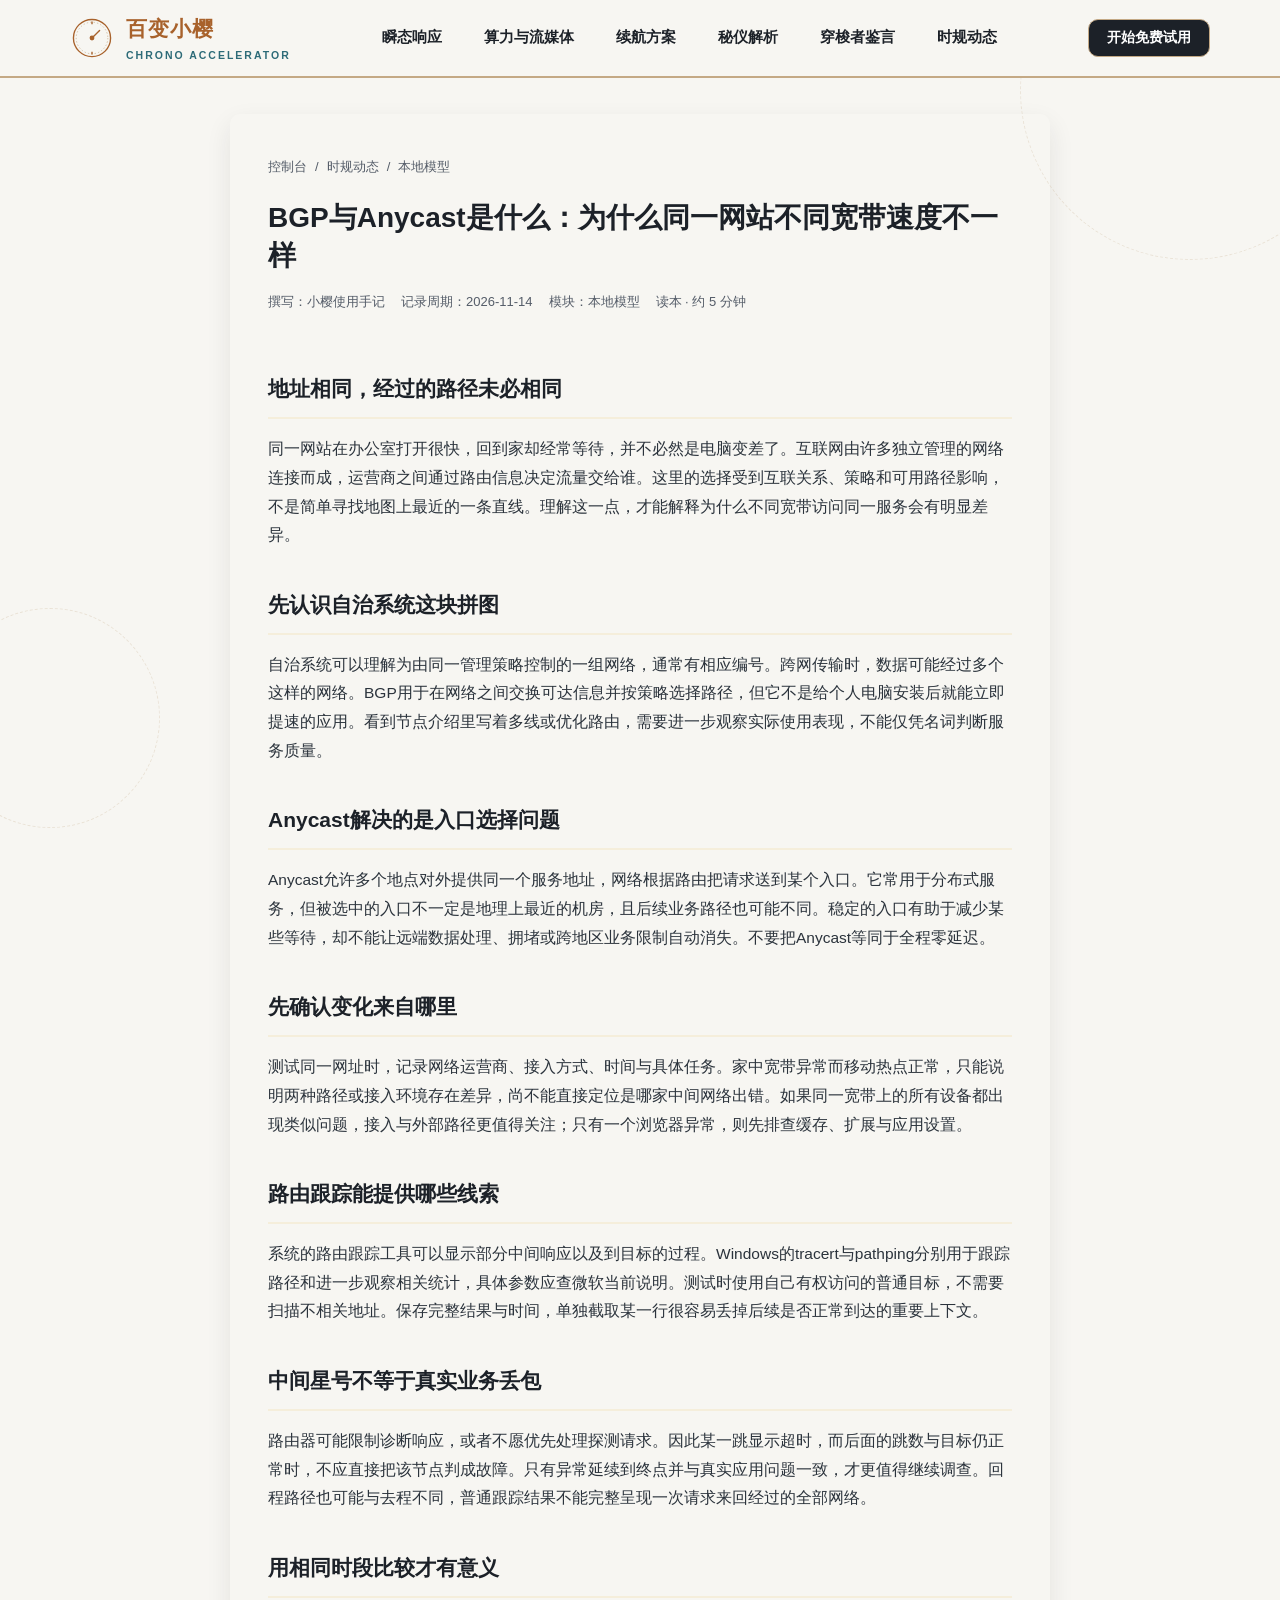
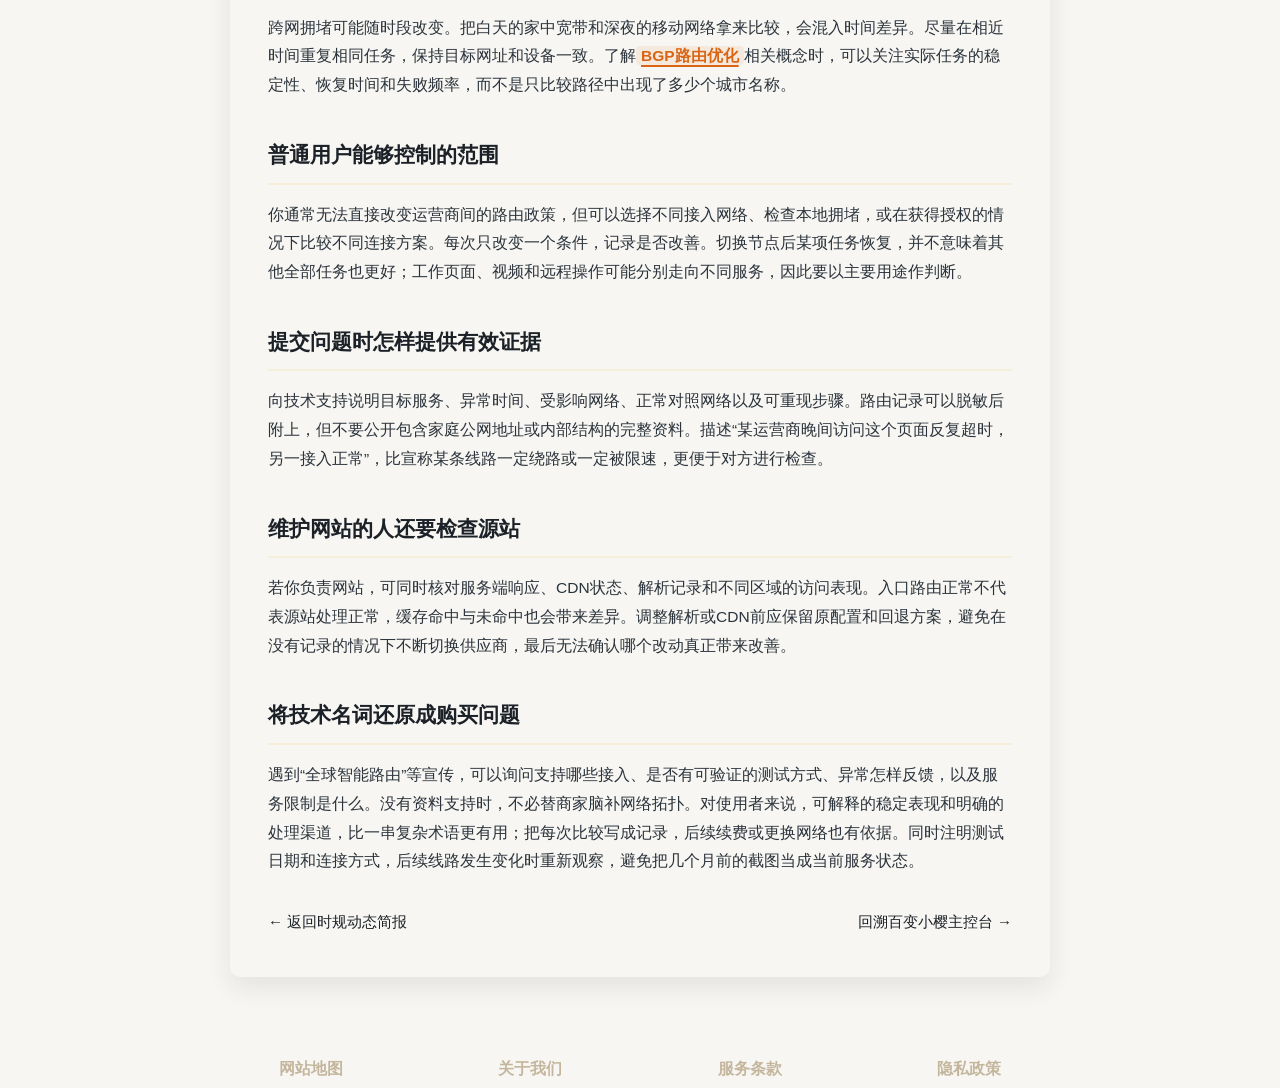
<file: global-bgp-anycast-routing.html>
<!DOCTYPE html>

<html lang="zh-CN">
<head>
<meta charset="utf-8"/>
<meta content="width=device-width, initial-scale=1.0" name="viewport"/>
<title>BGP与Anycast是什么：为什么同一网站不同宽带速度不一样</title>
<meta content="从自治系统、路由策略和Anycast入口解释跨网访问差异，介绍路由跟踪的读法、证据记录和普通用户能采取的排查措施。" name="description"/>
<link href="style.css" rel="stylesheet"/>
</head>
<body>
<!-- Rotating Gear Dust Backdrop -->
<div aria-hidden="true" class="chrono-dust-wrap">
<div class="c-gear cg1"></div>
<div class="c-gear cg2"></div>
</div>
<!-- Header -->
<header class="chrono-nav">
<div class="nav-layout">
<a class="chrono-logo-anchor" href="index.html" title="百变小樱网络加速器">
<svg class="chrono-logo-icon" fill="none" viewbox="0 0 64 64">
<circle cx="32" cy="32" r="27" stroke="#a8622c" stroke-width="2"></circle>
<circle cx="32" cy="32" r="23" stroke="#c4a985" stroke-dasharray="2 3" stroke-width="1"></circle>
<line stroke="#a8622c" stroke-width="2" x1="32" x2="32" y1="8" y2="12"></line>
<line stroke="#a8622c" stroke-width="2" x1="32" x2="32" y1="52" y2="56"></line>
<line stroke="#a8622c" stroke-linecap="round" stroke-width="2" x1="32" x2="43" y1="32" y2="21"></line>
<circle cx="32" cy="32" fill="#a8622c" r="3.5"></circle>
</svg>
<div class="brand-details">
<span class="logo-main-text">百变小樱</span>
<span class="logo-sub-text">CHRONO ACCELERATOR</span>
</div>
</a>
<nav class="chrono-nav-menu">
<a class="chrono-nav-item" href="index.html#advantages">瞬态响应</a>
<a class="chrono-nav-item" href="index.html#streaming">算力与流媒体</a>
<a class="chrono-nav-item" href="index.html#pricing">续航方案</a>
<a class="chrono-nav-item" href="index.html#faq">秘仪解析</a>
<a class="chrono-nav-item" href="index.html#testimonials">穿梭者鉴言</a>
<a class="chrono-nav-item" href="dispatch.html">时规动态</a>
</nav>
<a class="nav-btn-terminal" href="https://ww012.twilightaff.com/#/?code=A56DH1Af" rel="nofollow" target="_blank">开始免费试用</a>
</div>
</header>
<main class="chrono-reader-container">
<article class="chrono-reader-card">
<nav class="chrono-path">
<a href="index.html">控制台</a>
<span>/</span>
<a href="dispatch.html">时规动态</a>
<span>/</span>
<span>本地模型</span>
</nav>
<h1 class="chrono-article-title">BGP与Anycast是什么：为什么同一网站不同宽带速度不一样</h1>
<div class="chrono-meta-status">
<span>撰写：小樱使用手记</span>
<span>记录周期：2026-11-14</span>
<span>模块：本地模型</span>
<span>读本 · 约 5 分钟</span>
</div>
<div class="chrono-content-body"><div data-swc-article-body="2026-11-16"><h2>地址相同，经过的路径未必相同</h2><p>同一网站在办公室打开很快，回到家却经常等待，并不必然是电脑变差了。互联网由许多独立管理的网络连接而成，运营商之间通过路由信息决定流量交给谁。这里的选择受到互联关系、策略和可用路径影响，不是简单寻找地图上最近的一条直线。理解这一点，才能解释为什么不同宽带访问同一服务会有明显差异。</p><h2>先认识自治系统这块拼图</h2><p>自治系统可以理解为由同一管理策略控制的一组网络，通常有相应编号。跨网传输时，数据可能经过多个这样的网络。BGP用于在网络之间交换可达信息并按策略选择路径，但它不是给个人电脑安装后就能立即提速的应用。看到节点介绍里写着多线或优化路由，需要进一步观察实际使用表现，不能仅凭名词判断服务质量。</p><h2>Anycast解决的是入口选择问题</h2><p>Anycast允许多个地点对外提供同一个服务地址，网络根据路由把请求送到某个入口。它常用于分布式服务，但被选中的入口不一定是地理上最近的机房，且后续业务路径也可能不同。稳定的入口有助于减少某些等待，却不能让远端数据处理、拥堵或跨地区业务限制自动消失。不要把Anycast等同于全程零延迟。</p><h2>先确认变化来自哪里</h2><p>测试同一网址时，记录网络运营商、接入方式、时间与具体任务。家中宽带异常而移动热点正常，只能说明两种路径或接入环境存在差异，尚不能直接定位是哪家中间网络出错。如果同一宽带上的所有设备都出现类似问题，接入与外部路径更值得关注；只有一个浏览器异常，则先排查缓存、扩展与应用设置。</p><h2>路由跟踪能提供哪些线索</h2><p>系统的路由跟踪工具可以显示部分中间响应以及到目标的过程。Windows的tracert与pathping分别用于跟踪路径和进一步观察相关统计，具体参数应查微软当前说明。测试时使用自己有权访问的普通目标，不需要扫描不相关地址。保存完整结果与时间，单独截取某一行很容易丢掉后续是否正常到达的重要上下文。</p><h2>中间星号不等于真实业务丢包</h2><p>路由器可能限制诊断响应，或者不愿优先处理探测请求。因此某一跳显示超时，而后面的跳数与目标仍正常时，不应直接把该节点判成故障。只有异常延续到终点并与真实应用问题一致，才更值得继续调查。回程路径也可能与去程不同，普通跟踪结果不能完整呈现一次请求来回经过的全部网络。</p><h2>用相同时段比较才有意义</h2><p>跨网拥堵可能随时段改变。把白天的家中宽带和深夜的移动网络拿来比较，会混入时间差异。尽量在相近时间重复相同任务，保持目标网址和设备一致。了解<a href="https://dajichang.mom/">BGP路由优化</a>相关概念时，可以关注实际任务的稳定性、恢复时间和失败频率，而不是只比较路径中出现了多少个城市名称。</p><h2>普通用户能够控制的范围</h2><p>你通常无法直接改变运营商间的路由政策，但可以选择不同接入网络、检查本地拥堵，或在获得授权的情况下比较不同连接方案。每次只改变一个条件，记录是否改善。切换节点后某项任务恢复，并不意味着其他全部任务也更好；工作页面、视频和远程操作可能分别走向不同服务，因此要以主要用途作判断。</p><h2>提交问题时怎样提供有效证据</h2><p>向技术支持说明目标服务、异常时间、受影响网络、正常对照网络以及可重现步骤。路由记录可以脱敏后附上，但不要公开包含家庭公网地址或内部结构的完整资料。描述“某运营商晚间访问这个页面反复超时，另一接入正常”，比宣称某条线路一定绕路或一定被限速，更便于对方进行检查。</p><h2>维护网站的人还要检查源站</h2><p>若你负责网站，可同时核对服务端响应、CDN状态、解析记录和不同区域的访问表现。入口路由正常不代表源站处理正常，缓存命中与未命中也会带来差异。调整解析或CDN前应保留原配置和回退方案，避免在没有记录的情况下不断切换供应商，最后无法确认哪个改动真正带来改善。</p><h2>将技术名词还原成购买问题</h2><p>遇到“全球智能路由”等宣传，可以询问支持哪些接入、是否有可验证的测试方式、异常怎样反馈，以及服务限制是什么。没有资料支持时，不必替商家脑补网络拓扑。对使用者来说，可解释的稳定表现和明确的处理渠道，比一串复杂术语更有用；把每次比较写成记录，后续续费或更换网络也有依据。同时注明测试日期和连接方式，后续线路发生变化时重新观察，避免把几个月前的截图当成当前服务状态。</p></div></div>
<div class="chrono-tail-action">
<a class="back-home-link" href="dispatch.html">← 返回时规动态简报</a>
<a class="back-home-link" href="index.html">回溯百变小樱主控台 →</a>
</div>
</article>
</main>
<footer class="dock-footer">
<div class="dock-content">
<a class="dock-title-link" href="sitemap.html">网站地图</a>
<a class="dock-title-link" href="about.html">关于我们</a>
<a class="dock-title-link" href="terms.html">服务条款</a>
<a class="dock-title-link" href="privacy.html">隐私政策</a>
</div>
</footer>
</body>
</html>
</file>
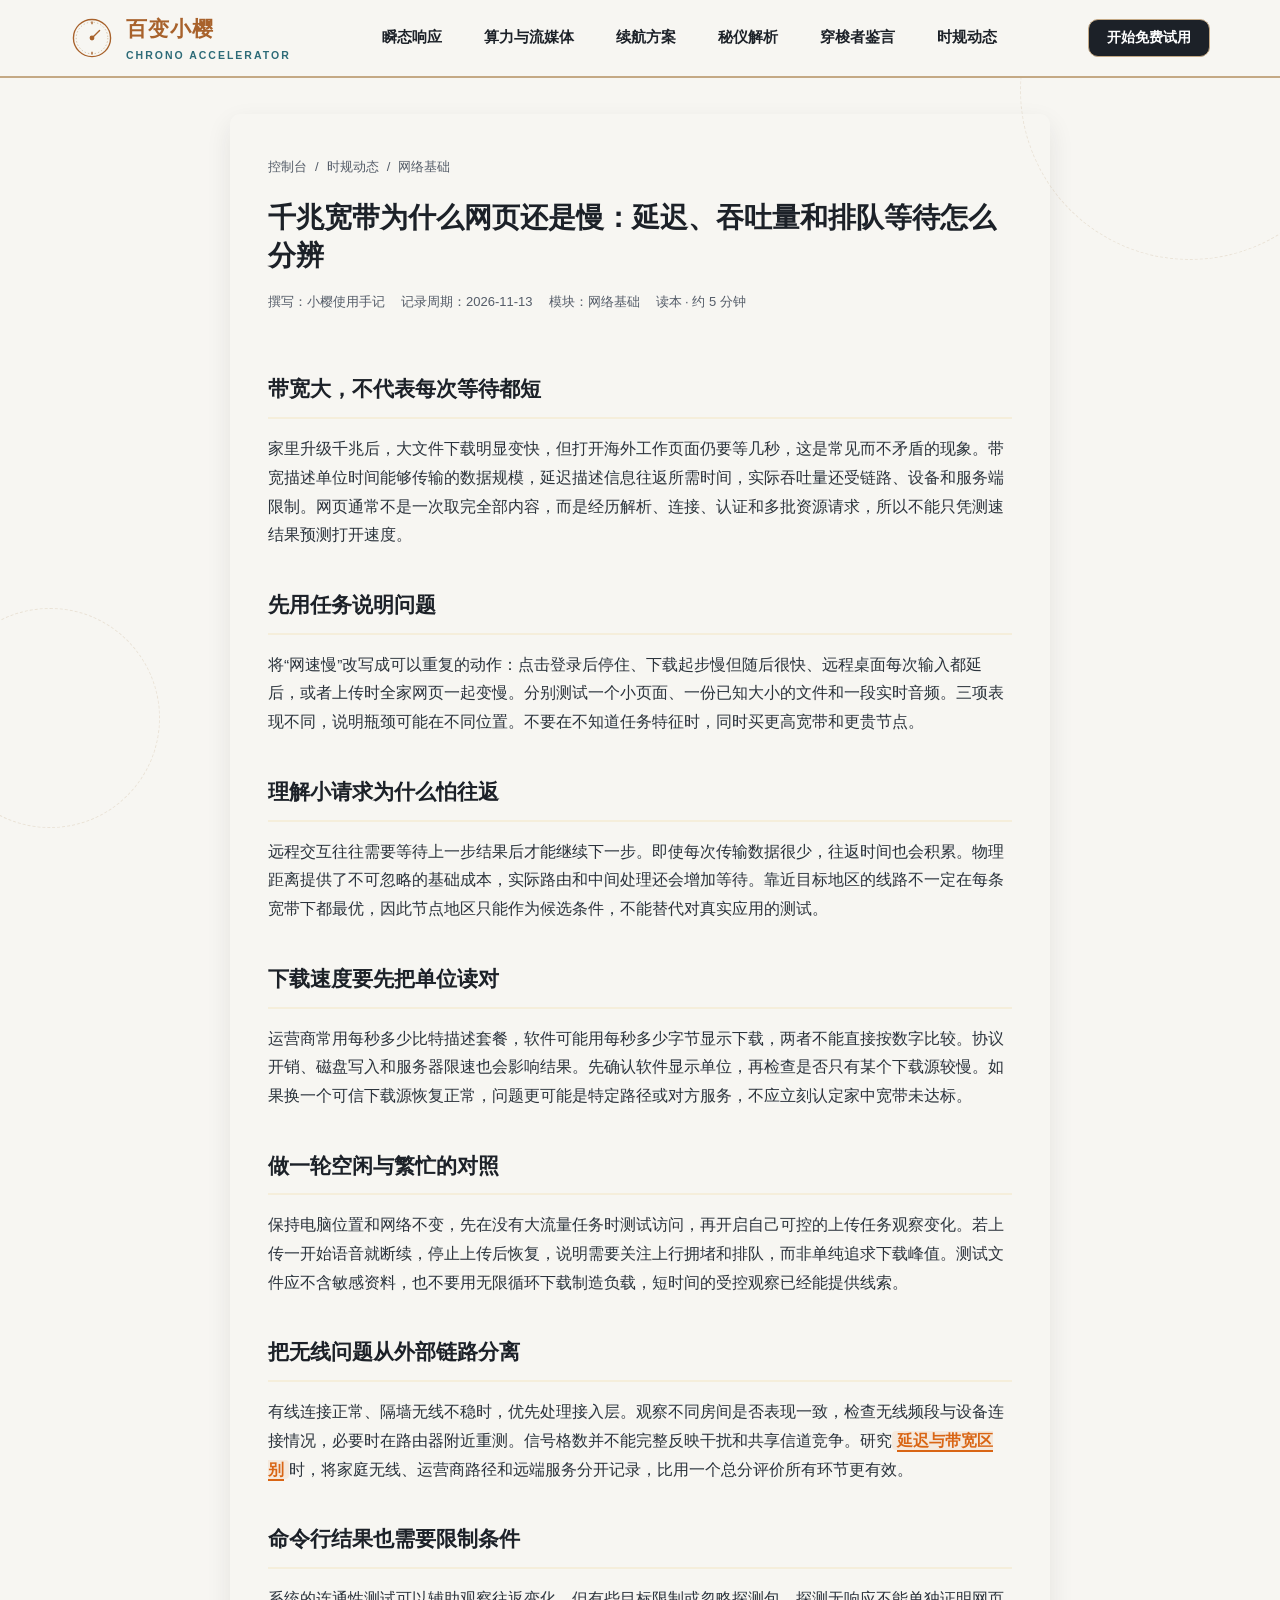
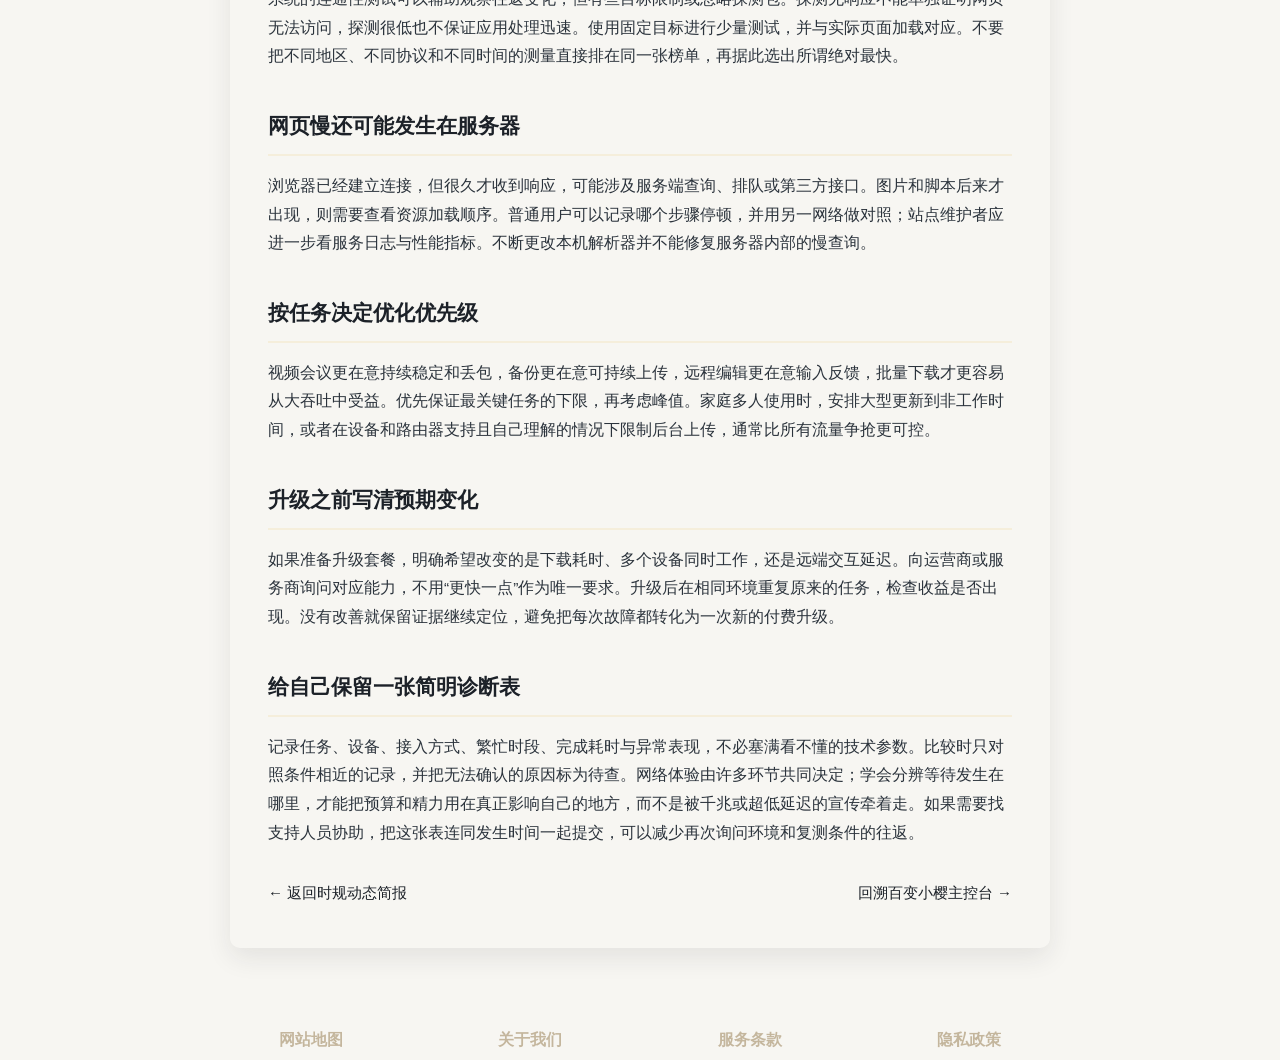
<file: latency-vs-bandwidth-explained.html>
<!DOCTYPE html>

<html lang="zh-CN">
<head>
<meta charset="utf-8"/>
<meta content="width=device-width, initial-scale=1.0" name="viewport"/>
<title>千兆宽带为什么网页还是慢：延迟、吞吐量和排队等待怎么分辨</title>
<meta content="从网页请求、文件下载和实时通话三个任务理解带宽与延迟，使用受控测试区分无线覆盖、上行拥堵和远端服务等待。" name="description"/>
<link href="style.css" rel="stylesheet"/>
</head>
<body>
<!-- Rotating Gear Dust Backdrop -->
<div aria-hidden="true" class="chrono-dust-wrap">
<div class="c-gear cg1"></div>
<div class="c-gear cg2"></div>
</div>
<!-- Header -->
<header class="chrono-nav">
<div class="nav-layout">
<a class="chrono-logo-anchor" href="index.html" title="百变小樱网络加速器">
<svg class="chrono-logo-icon" fill="none" viewbox="0 0 64 64">
<circle cx="32" cy="32" r="27" stroke="#a8622c" stroke-width="2"></circle>
<circle cx="32" cy="32" r="23" stroke="#c4a985" stroke-dasharray="2 3" stroke-width="1"></circle>
<line stroke="#a8622c" stroke-width="2" x1="32" x2="32" y1="8" y2="12"></line>
<line stroke="#a8622c" stroke-width="2" x1="32" x2="32" y1="52" y2="56"></line>
<line stroke="#a8622c" stroke-linecap="round" stroke-width="2" x1="32" x2="43" y1="32" y2="21"></line>
<circle cx="32" cy="32" fill="#a8622c" r="3.5"></circle>
</svg>
<div class="brand-details">
<span class="logo-main-text">百变小樱</span>
<span class="logo-sub-text">CHRONO ACCELERATOR</span>
</div>
</a>
<nav class="chrono-nav-menu">
<a class="chrono-nav-item" href="index.html#advantages">瞬态响应</a>
<a class="chrono-nav-item" href="index.html#streaming">算力与流媒体</a>
<a class="chrono-nav-item" href="index.html#pricing">续航方案</a>
<a class="chrono-nav-item" href="index.html#faq">秘仪解析</a>
<a class="chrono-nav-item" href="index.html#testimonials">穿梭者鉴言</a>
<a class="chrono-nav-item" href="dispatch.html">时规动态</a>
</nav>
<a class="nav-btn-terminal" href="https://ww012.twilightaff.com/#/?code=A56DH1Af" rel="nofollow" target="_blank">开始免费试用</a>
</div>
</header>
<main class="chrono-reader-container">
<article class="chrono-reader-card">
<nav class="chrono-path">
<a href="index.html">控制台</a>
<span>/</span>
<a href="dispatch.html">时规动态</a>
<span>/</span>
<span>网络基础</span>
</nav>
<h1 class="chrono-article-title">千兆宽带为什么网页还是慢：延迟、吞吐量和排队等待怎么分辨</h1>
<div class="chrono-meta-status">
<span>撰写：小樱使用手记</span>
<span>记录周期：2026-11-13</span>
<span>模块：网络基础</span>
<span>读本 · 约 5 分钟</span>
</div>
<div class="chrono-content-body"><div data-swc-article-body="2026-11-16"><h2>带宽大，不代表每次等待都短</h2><p>家里升级千兆后，大文件下载明显变快，但打开海外工作页面仍要等几秒，这是常见而不矛盾的现象。带宽描述单位时间能够传输的数据规模，延迟描述信息往返所需时间，实际吞吐量还受链路、设备和服务端限制。网页通常不是一次取完全部内容，而是经历解析、连接、认证和多批资源请求，所以不能只凭测速结果预测打开速度。</p><h2>先用任务说明问题</h2><p>将“网速慢”改写成可以重复的动作：点击登录后停住、下载起步慢但随后很快、远程桌面每次输入都延后，或者上传时全家网页一起变慢。分别测试一个小页面、一份已知大小的文件和一段实时音频。三项表现不同，说明瓶颈可能在不同位置。不要在不知道任务特征时，同时买更高宽带和更贵节点。</p><h2>理解小请求为什么怕往返</h2><p>远程交互往往需要等待上一步结果后才能继续下一步。即使每次传输数据很少，往返时间也会积累。物理距离提供了不可忽略的基础成本，实际路由和中间处理还会增加等待。靠近目标地区的线路不一定在每条宽带下都最优，因此节点地区只能作为候选条件，不能替代对真实应用的测试。</p><h2>下载速度要先把单位读对</h2><p>运营商常用每秒多少比特描述套餐，软件可能用每秒多少字节显示下载，两者不能直接按数字比较。协议开销、磁盘写入和服务器限速也会影响结果。先确认软件显示单位，再检查是否只有某个下载源较慢。如果换一个可信下载源恢复正常，问题更可能是特定路径或对方服务，不应立刻认定家中宽带未达标。</p><h2>做一轮空闲与繁忙的对照</h2><p>保持电脑位置和网络不变，先在没有大流量任务时测试访问，再开启自己可控的上传任务观察变化。若上传一开始语音就断续，停止上传后恢复，说明需要关注上行拥堵和排队，而非单纯追求下载峰值。测试文件应不含敏感资料，也不要用无限循环下载制造负载，短时间的受控观察已经能提供线索。</p><h2>把无线问题从外部链路分离</h2><p>有线连接正常、隔墙无线不稳时，优先处理接入层。观察不同房间是否表现一致，检查无线频段与设备连接情况，必要时在路由器附近重测。信号格数并不能完整反映干扰和共享信道竞争。研究<a href="https://dajichang.mom/">延迟与带宽区别</a>时，将家庭无线、运营商路径和远端服务分开记录，比用一个总分评价所有环节更有效。</p><h2>命令行结果也需要限制条件</h2><p>系统的连通性测试可以辅助观察往返变化，但有些目标限制或忽略探测包。探测无响应不能单独证明网页无法访问，探测很低也不保证应用处理迅速。使用固定目标进行少量测试，并与实际页面加载对应。不要把不同地区、不同协议和不同时间的测量直接排在同一张榜单，再据此选出所谓绝对最快。</p><h2>网页慢还可能发生在服务器</h2><p>浏览器已经建立连接，但很久才收到响应，可能涉及服务端查询、排队或第三方接口。图片和脚本后来才出现，则需要查看资源加载顺序。普通用户可以记录哪个步骤停顿，并用另一网络做对照；站点维护者应进一步看服务日志与性能指标。不断更改本机解析器并不能修复服务器内部的慢查询。</p><h2>按任务决定优化优先级</h2><p>视频会议更在意持续稳定和丢包，备份更在意可持续上传，远程编辑更在意输入反馈，批量下载才更容易从大吞吐中受益。优先保证最关键任务的下限，再考虑峰值。家庭多人使用时，安排大型更新到非工作时间，或者在设备和路由器支持且自己理解的情况下限制后台上传，通常比所有流量争抢更可控。</p><h2>升级之前写清预期变化</h2><p>如果准备升级套餐，明确希望改变的是下载耗时、多个设备同时工作，还是远端交互延迟。向运营商或服务商询问对应能力，不用“更快一点”作为唯一要求。升级后在相同环境重复原来的任务，检查收益是否出现。没有改善就保留证据继续定位，避免把每次故障都转化为一次新的付费升级。</p><h2>给自己保留一张简明诊断表</h2><p>记录任务、设备、接入方式、繁忙时段、完成耗时与异常表现，不必塞满看不懂的技术参数。比较时只对照条件相近的记录，并把无法确认的原因标为待查。网络体验由许多环节共同决定；学会分辨等待发生在哪里，才能把预算和精力用在真正影响自己的地方，而不是被千兆或超低延迟的宣传牵着走。如果需要找支持人员协助，把这张表连同发生时间一起提交，可以减少再次询问环境和复测条件的往返。</p></div></div>
<div class="chrono-tail-action">
<a class="back-home-link" href="dispatch.html">← 返回时规动态简报</a>
<a class="back-home-link" href="index.html">回溯百变小樱主控台 →</a>
</div>
</article>
</main>
<footer class="dock-footer">
<div class="dock-content">
<a class="dock-title-link" href="sitemap.html">网站地图</a>
<a class="dock-title-link" href="about.html">关于我们</a>
<a class="dock-title-link" href="terms.html">服务条款</a>
<a class="dock-title-link" href="privacy.html">隐私政策</a>
</div>
</footer>
</body>
</html>
</file>
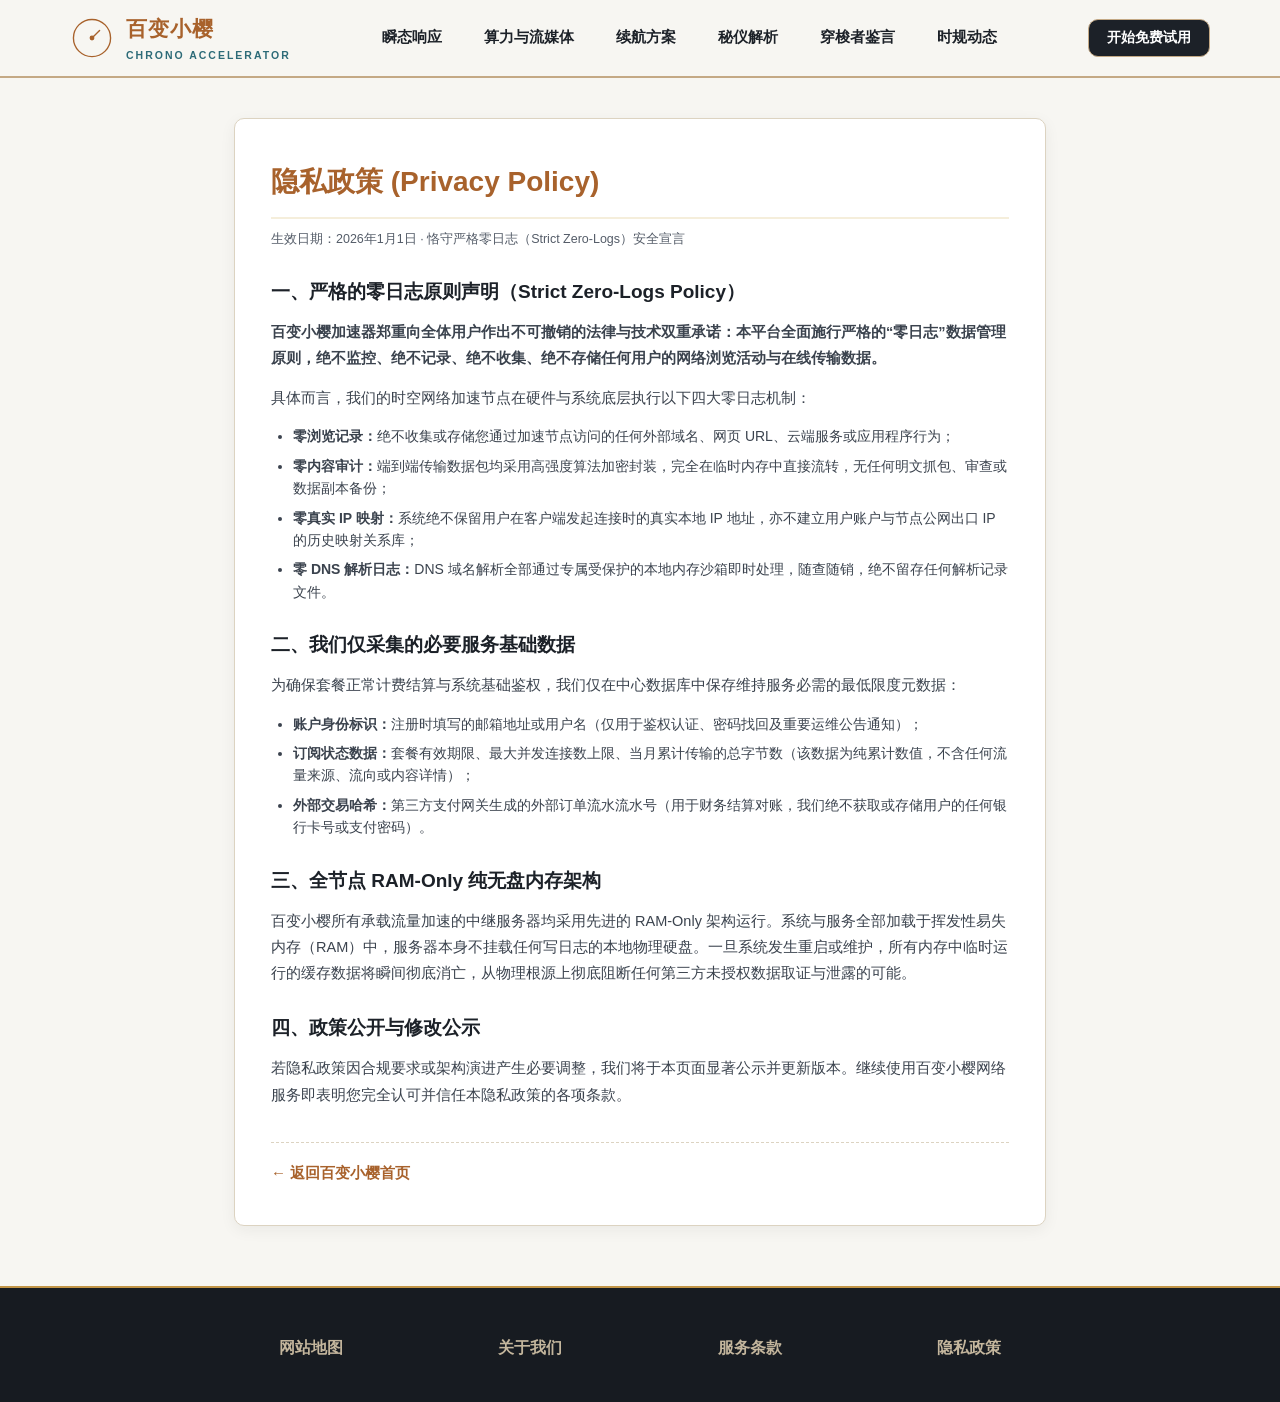
<file: privacy.html>
<!DOCTYPE html>
<html lang="zh-CN">
<head>
  <meta charset="UTF-8">
  <meta name="viewport" content="width=device-width, initial-scale=1.0">
  <title>隐私政策 - 百变小樱加速器</title>
  <link rel="stylesheet" href="style.css">
</head>
<body>
  <header class="chrono-nav">
    <div class="nav-layout">
      <a href="index.html" class="chrono-logo-anchor" title="百变小樱网络加速器">
        <svg class="chrono-logo-icon" viewBox="0 0 64 64" fill="none">
          <circle cx="32" cy="32" r="27" stroke="#a8622c" stroke-width="2"/>
          <line x1="32" y1="32" x2="43" y2="21" stroke="#a8622c" stroke-width="2" stroke-linecap="round"/>
          <circle cx="32" cy="32" r="3.5" fill="#a8622c"/>
        </svg>
        <div class="brand-details">
          <span class="logo-main-text">百变小樱</span>
          <span class="logo-sub-text">CHRONO ACCELERATOR</span>
        </div>
      </a>
      <nav class="chrono-nav-menu">
        <a href="index.html#advantages" class="chrono-nav-item">瞬态响应</a>
        <a href="index.html#streaming" class="chrono-nav-item">算力与流媒体</a>
        <a href="index.html#pricing" class="chrono-nav-item">续航方案</a>
        <a href="index.html#faq" class="chrono-nav-item">秘仪解析</a>
        <a href="index.html#testimonials" class="chrono-nav-item">穿梭者鉴言</a>
        <a href="dispatch.html" class="chrono-nav-item">时规动态</a>
      </nav>
      <a href="https://ww012.twilightaff.com/#/?code=A56DH1Af" target="_blank" rel="nofollow" class="nav-btn-terminal">开始免费试用</a>
    </div>
  </header>

  <main class="chrono-subpage-wrap">
    <article class="chrono-doc-panel">
      <h1 class="chrono-doc-title">隐私政策 (Privacy Policy)</h1>
      <p class="chrono-doc-meta">生效日期：2026年1月1日 · 恪守严格零日志（Strict Zero-Logs）安全宣言</p>
      
      <div class="chrono-doc-body">
        <h2>一、严格的零日志原则声明（Strict Zero-Logs Policy）</h2>
        <p><strong>百变小樱加速器郑重向全体用户作出不可撤销的法律与技术双重承诺：本平台全面施行严格的“零日志”数据管理原则，绝不监控、绝不记录、绝不收集、绝不存储任何用户的网络浏览活动与在线传输数据。</strong></p>
        <p>具体而言，我们的时空网络加速节点在硬件与系统底层执行以下四大零日志机制：</p>
        <ul>
          <li><strong>零浏览记录：</strong>绝不收集或存储您通过加速节点访问的任何外部域名、网页 URL、云端服务或应用程序行为；</li>
          <li><strong>零内容审计：</strong>端到端传输数据包均采用高强度算法加密封装，完全在临时内存中直接流转，无任何明文抓包、审查或数据副本备份；</li>
          <li><strong>零真实 IP 映射：</strong>系统绝不保留用户在客户端发起连接时的真实本地 IP 地址，亦不建立用户账户与节点公网出口 IP 的历史映射关系库；</li>
          <li><strong>零 DNS 解析日志：</strong>DNS 域名解析全部通过专属受保护的本地内存沙箱即时处理，随查随销，绝不留存任何解析记录文件。</li>
        </ul>

        <h2>二、我们仅采集的必要服务基础数据</h2>
        <p>为确保套餐正常计费结算与系统基础鉴权，我们仅在中心数据库中保存维持服务必需的最低限度元数据：</p>
        <ul>
          <li><strong>账户身份标识：</strong>注册时填写的邮箱地址或用户名（仅用于鉴权认证、密码找回及重要运维公告通知）；</li>
          <li><strong>订阅状态数据：</strong>套餐有效期限、最大并发连接数上限、当月累计传输的总字节数（该数据为纯累计数值，不含任何流量来源、流向或内容详情）；</li>
          <li><strong>外部交易哈希：</strong>第三方支付网关生成的外部订单流水流水号（用于财务结算对账，我们绝不获取或存储用户的任何银行卡号或支付密码）。</li>
        </ul>

        <h2>三、全节点 RAM-Only 纯无盘内存架构</h2>
        <p>百变小樱所有承载流量加速的中继服务器均采用先进的 RAM-Only 架构运行。系统与服务全部加载于挥发性易失内存（RAM）中，服务器本身不挂载任何写日志的本地物理硬盘。一旦系统发生重启或维护，所有内存中临时运行的缓存数据将瞬间彻底消亡，从物理根源上彻底阻断任何第三方未授权数据取证与泄露的可能。</p>

        <h2>四、政策公开与修改公示</h2>
        <p>若隐私政策因合规要求或架构演进产生必要调整，我们将于本页面显著公示并更新版本。继续使用百变小樱网络服务即表明您完全认可并信任本隐私政策的各项条款。</p>
      </div>

      <div class="dock-home-wrap">
        <a href="index.html" class="dock-home-link">← 返回百变小樱首页</a>
      </div>
    </article>
  </main>

  <footer class="chrono-dock">
    <div class="dock-content">
      <a href="sitemap.html" class="dock-title-link">网站地图</a>
      <a href="about.html" class="dock-title-link">关于我们</a>
      <a href="terms.html" class="dock-title-link">服务条款</a>
      <a href="privacy.html" class="dock-title-link">隐私政策</a>
    </div>
  </footer>
</body>
</html>
</file>
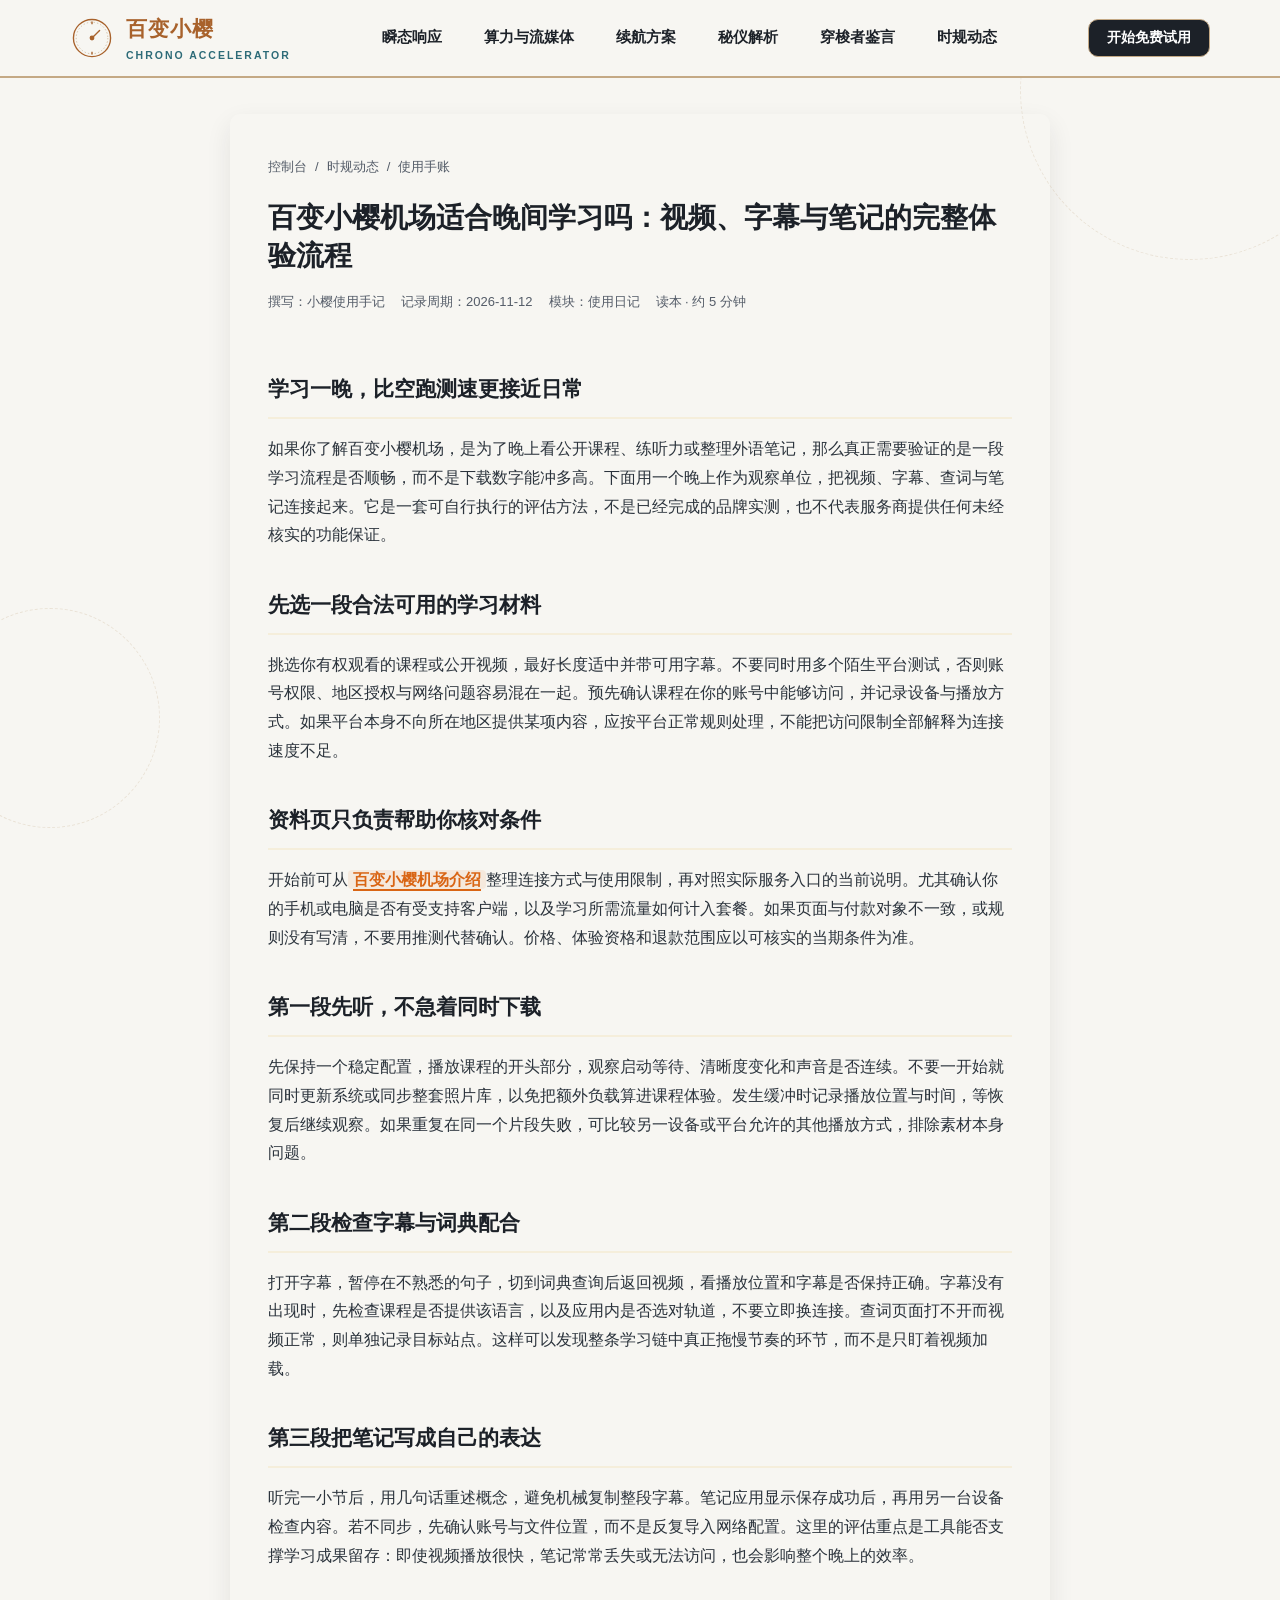
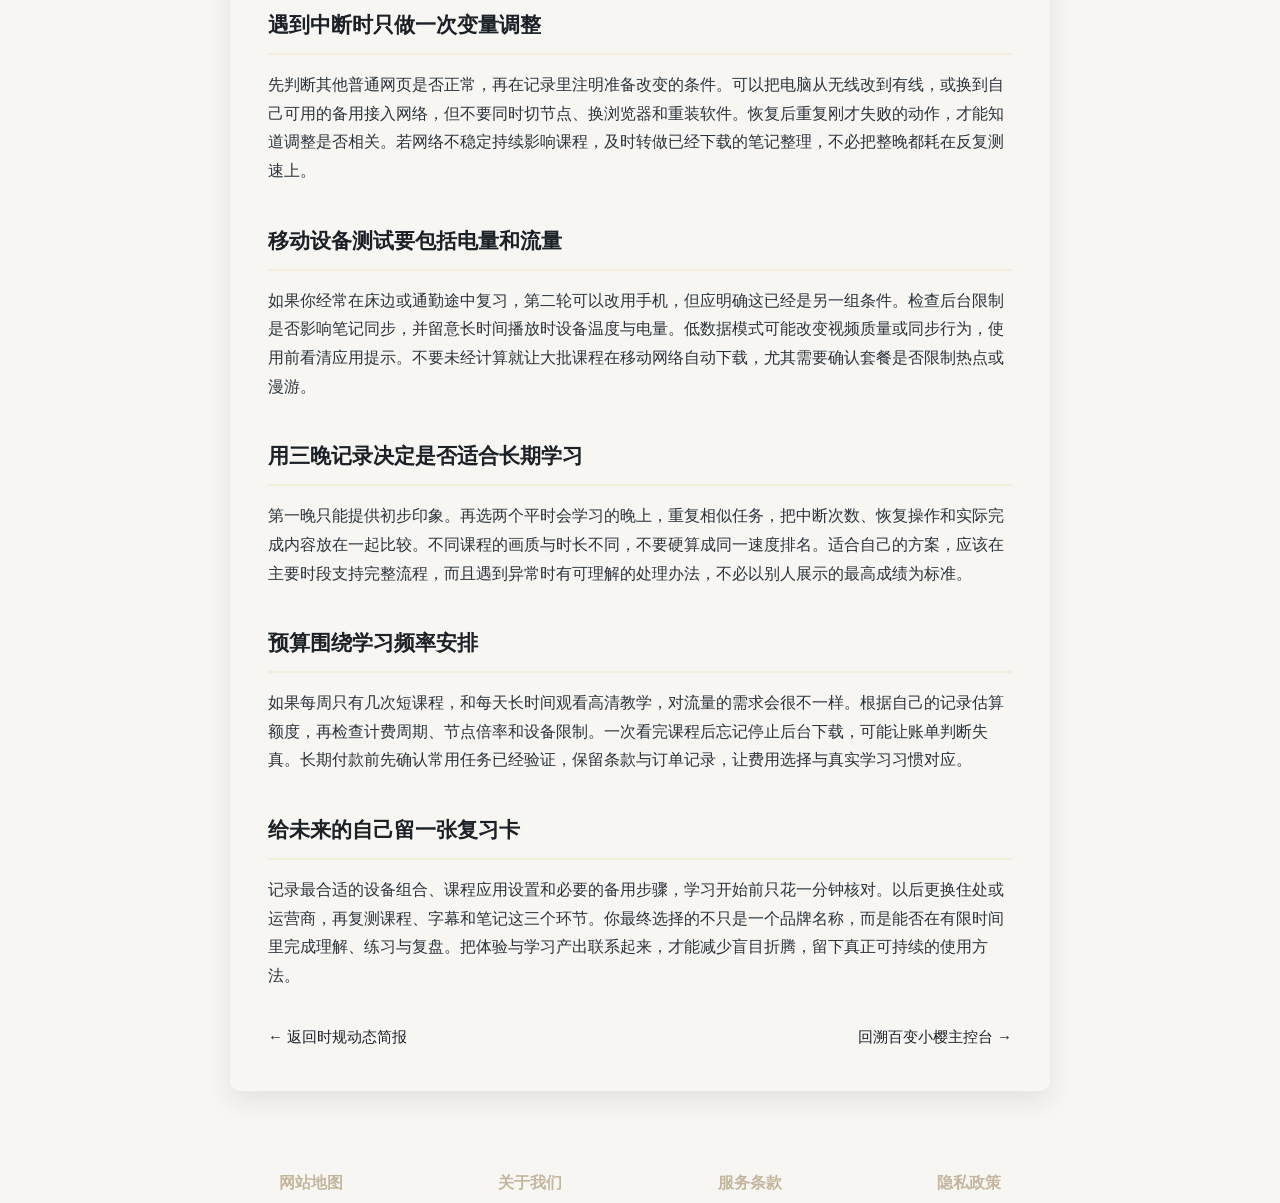
<file: sakura-connectivity-benchmark.html>
<!DOCTYPE html>

<html lang="zh-CN">
<head>
<meta charset="utf-8"/>
<meta content="width=device-width, initial-scale=1.0" name="viewport"/>
<title>百变小樱机场适合晚间学习吗：视频、字幕与笔记的完整体验流程</title>
<meta content="以晚间语言学习为场景，安排百变小樱机场的课程播放、字幕检索、笔记同步和设备切换测试，建立与自己学习任务有关的选择依据。" name="description"/>
<link href="style.css" rel="stylesheet"/>
</head>
<body>
<!-- Rotating Gear Dust Backdrop -->
<div aria-hidden="true" class="chrono-dust-wrap">
<div class="c-gear cg1"></div>
<div class="c-gear cg2"></div>
</div>
<!-- Header -->
<header class="chrono-nav">
<div class="nav-layout">
<a class="chrono-logo-anchor" href="index.html" title="百变小樱网络加速器">
<svg class="chrono-logo-icon" fill="none" viewbox="0 0 64 64">
<circle cx="32" cy="32" r="27" stroke="#a8622c" stroke-width="2"></circle>
<circle cx="32" cy="32" r="23" stroke="#c4a985" stroke-dasharray="2 3" stroke-width="1"></circle>
<line stroke="#a8622c" stroke-width="2" x1="32" x2="32" y1="8" y2="12"></line>
<line stroke="#a8622c" stroke-width="2" x1="32" x2="32" y1="52" y2="56"></line>
<line stroke="#a8622c" stroke-linecap="round" stroke-width="2" x1="32" x2="43" y1="32" y2="21"></line>
<circle cx="32" cy="32" fill="#a8622c" r="3.5"></circle>
</svg>
<div class="brand-details">
<span class="logo-main-text">百变小樱</span>
<span class="logo-sub-text">CHRONO ACCELERATOR</span>
</div>
</a>
<nav class="chrono-nav-menu">
<a class="chrono-nav-item" href="index.html#advantages">瞬态响应</a>
<a class="chrono-nav-item" href="index.html#streaming">算力与流媒体</a>
<a class="chrono-nav-item" href="index.html#pricing">续航方案</a>
<a class="chrono-nav-item" href="index.html#faq">秘仪解析</a>
<a class="chrono-nav-item" href="index.html#testimonials">穿梭者鉴言</a>
<a class="chrono-nav-item" href="dispatch.html">时规动态</a>
</nav>
<a class="nav-btn-terminal" href="https://ww012.twilightaff.com/#/?code=A56DH1Af" rel="nofollow" target="_blank">开始免费试用</a>
</div>
</header>
<main class="chrono-reader-container">
<article class="chrono-reader-card">
<nav class="chrono-path">
<a href="index.html">控制台</a>
<span>/</span>
<a href="dispatch.html">时规动态</a>
<span>/</span>
<span>使用手账</span>
</nav>
<h1 class="chrono-article-title">百变小樱机场适合晚间学习吗：视频、字幕与笔记的完整体验流程</h1>
<div class="chrono-meta-status">
<span>撰写：小樱使用手记</span>
<span>记录周期：2026-11-12</span>
<span>模块：使用日记</span>
<span>读本 · 约 5 分钟</span>
</div>
<div class="chrono-content-body"><div data-swc-article-body="2026-11-16"><h2>学习一晚，比空跑测速更接近日常</h2><p>如果你了解百变小樱机场，是为了晚上看公开课程、练听力或整理外语笔记，那么真正需要验证的是一段学习流程是否顺畅，而不是下载数字能冲多高。下面用一个晚上作为观察单位，把视频、字幕、查词与笔记连接起来。它是一套可自行执行的评估方法，不是已经完成的品牌实测，也不代表服务商提供任何未经核实的功能保证。</p><h2>先选一段合法可用的学习材料</h2><p>挑选你有权观看的课程或公开视频，最好长度适中并带可用字幕。不要同时用多个陌生平台测试，否则账号权限、地区授权与网络问题容易混在一起。预先确认课程在你的账号中能够访问，并记录设备与播放方式。如果平台本身不向所在地区提供某项内容，应按平台正常规则处理，不能把访问限制全部解释为连接速度不足。</p><h2>资料页只负责帮助你核对条件</h2><p>开始前可从<a href="https://baibianxiaoyin.sbs/">百变小樱机场介绍</a>整理连接方式与使用限制，再对照实际服务入口的当前说明。尤其确认你的手机或电脑是否有受支持客户端，以及学习所需流量如何计入套餐。如果页面与付款对象不一致，或规则没有写清，不要用推测代替确认。价格、体验资格和退款范围应以可核实的当期条件为准。</p><h2>第一段先听，不急着同时下载</h2><p>先保持一个稳定配置，播放课程的开头部分，观察启动等待、清晰度变化和声音是否连续。不要一开始就同时更新系统或同步整套照片库，以免把额外负载算进课程体验。发生缓冲时记录播放位置与时间，等恢复后继续观察。如果重复在同一个片段失败，可比较另一设备或平台允许的其他播放方式，排除素材本身问题。</p><h2>第二段检查字幕与词典配合</h2><p>打开字幕，暂停在不熟悉的句子，切到词典查询后返回视频，看播放位置和字幕是否保持正确。字幕没有出现时，先检查课程是否提供该语言，以及应用内是否选对轨道，不要立即换连接。查词页面打不开而视频正常，则单独记录目标站点。这样可以发现整条学习链中真正拖慢节奏的环节，而不是只盯着视频加载。</p><h2>第三段把笔记写成自己的表达</h2><p>听完一小节后，用几句话重述概念，避免机械复制整段字幕。笔记应用显示保存成功后，再用另一台设备检查内容。若不同步，先确认账号与文件位置，而不是反复导入网络配置。这里的评估重点是工具能否支撑学习成果留存：即使视频播放很快，笔记常常丢失或无法访问，也会影响整个晚上的效率。</p><h2>遇到中断时只做一次变量调整</h2><p>先判断其他普通网页是否正常，再在记录里注明准备改变的条件。可以把电脑从无线改到有线，或换到自己可用的备用接入网络，但不要同时切节点、换浏览器和重装软件。恢复后重复刚才失败的动作，才能知道调整是否相关。若网络不稳定持续影响课程，及时转做已经下载的笔记整理，不必把整晚都耗在反复测速上。</p><h2>移动设备测试要包括电量和流量</h2><p>如果你经常在床边或通勤途中复习，第二轮可以改用手机，但应明确这已经是另一组条件。检查后台限制是否影响笔记同步，并留意长时间播放时设备温度与电量。低数据模式可能改变视频质量或同步行为，使用前看清应用提示。不要未经计算就让大批课程在移动网络自动下载，尤其需要确认套餐是否限制热点或漫游。</p><h2>用三晚记录决定是否适合长期学习</h2><p>第一晚只能提供初步印象。再选两个平时会学习的晚上，重复相似任务，把中断次数、恢复操作和实际完成内容放在一起比较。不同课程的画质与时长不同，不要硬算成同一速度排名。适合自己的方案，应该在主要时段支持完整流程，而且遇到异常时有可理解的处理办法，不必以别人展示的最高成绩为标准。</p><h2>预算围绕学习频率安排</h2><p>如果每周只有几次短课程，和每天长时间观看高清教学，对流量的需求会很不一样。根据自己的记录估算额度，再检查计费周期、节点倍率和设备限制。一次看完课程后忘记停止后台下载，可能让账单判断失真。长期付款前先确认常用任务已经验证，保留条款与订单记录，让费用选择与真实学习习惯对应。</p><h2>给未来的自己留一张复习卡</h2><p>记录最合适的设备组合、课程应用设置和必要的备用步骤，学习开始前只花一分钟核对。以后更换住处或运营商，再复测课程、字幕和笔记这三个环节。你最终选择的不只是一个品牌名称，而是能否在有限时间里完成理解、练习与复盘。把体验与学习产出联系起来，才能减少盲目折腾，留下真正可持续的使用方法。</p></div></div>
<div class="chrono-tail-action">
<a class="back-home-link" href="dispatch.html">← 返回时规动态简报</a>
<a class="back-home-link" href="index.html">回溯百变小樱主控台 →</a>
</div>
</article>
</main>
<footer class="dock-footer">
<div class="dock-content">
<a class="dock-title-link" href="sitemap.html">网站地图</a>
<a class="dock-title-link" href="about.html">关于我们</a>
<a class="dock-title-link" href="terms.html">服务条款</a>
<a class="dock-title-link" href="privacy.html">隐私政策</a>
</div>
</footer>
</body>
</html>
</file>
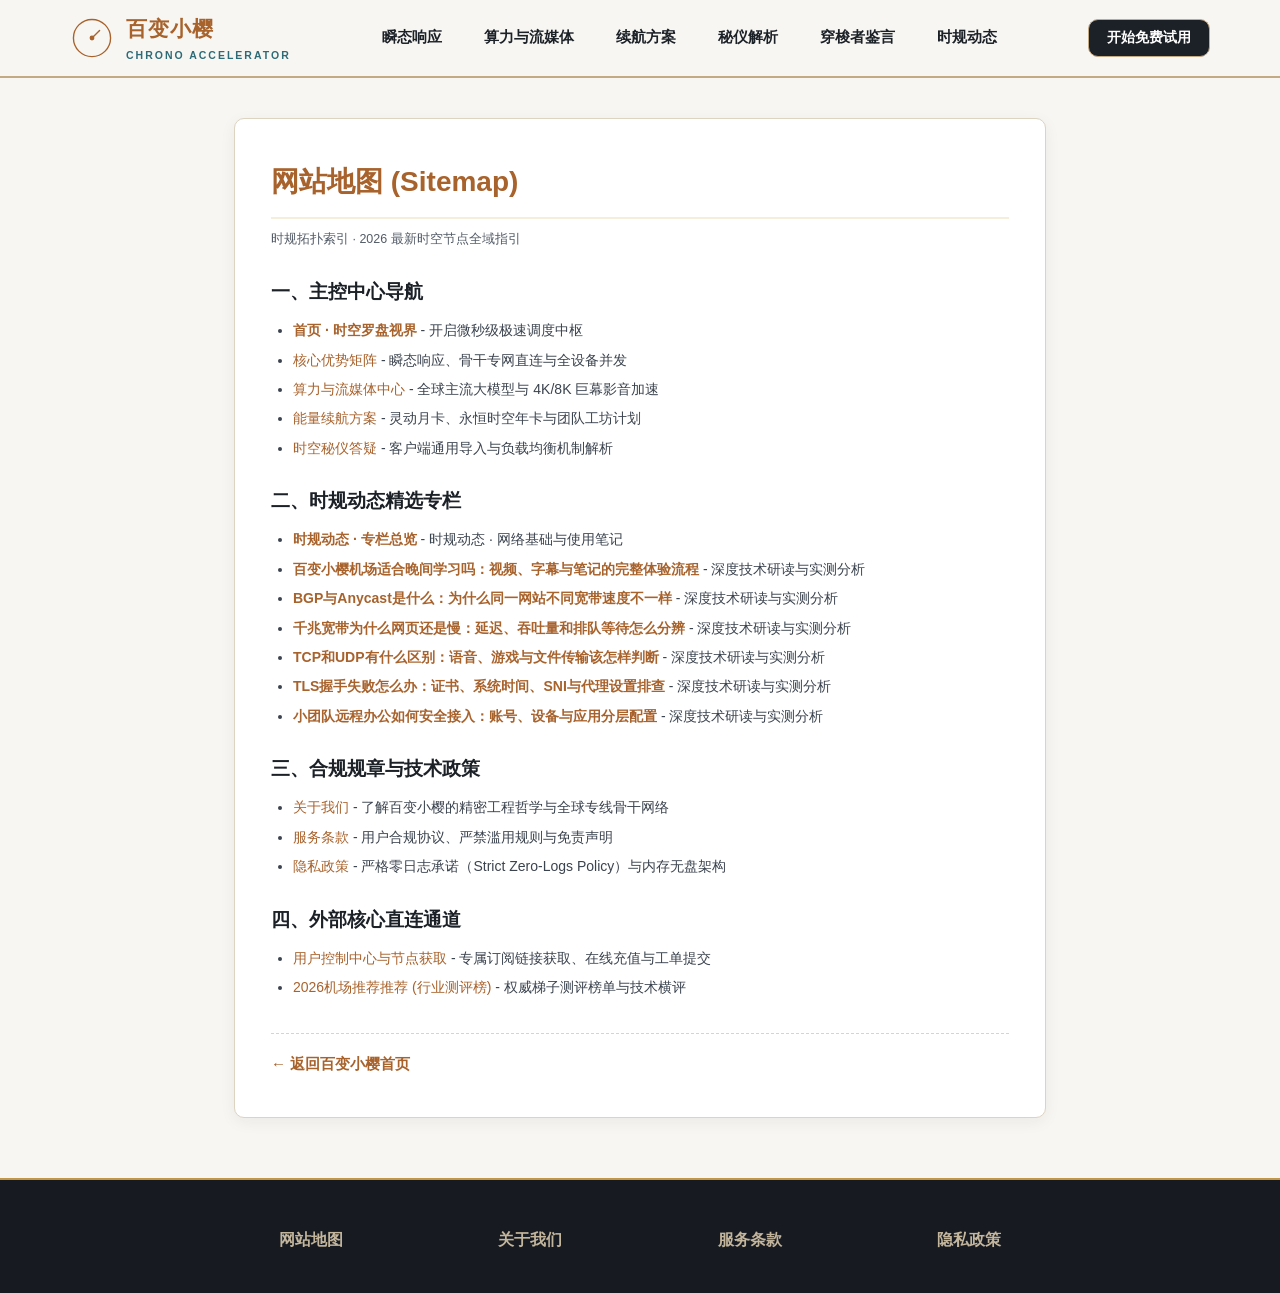
<file: sitemap.html>
<!DOCTYPE html>

<html lang="zh-CN">
<head>
<meta charset="utf-8"/>
<meta content="width=device-width, initial-scale=1.0" name="viewport"/>
<title>网站地图 - 百变小樱加速器</title>
<link href="style.css" rel="stylesheet"/>
</head>
<body>
<header class="chrono-nav">
<div class="nav-layout">
<a class="chrono-logo-anchor" href="index.html" title="百变小樱网络加速器">
<svg class="chrono-logo-icon" fill="none" viewbox="0 0 64 64">
<circle cx="32" cy="32" r="27" stroke="#a8622c" stroke-width="2"></circle>
<line stroke="#a8622c" stroke-linecap="round" stroke-width="2" x1="32" x2="43" y1="32" y2="21"></line>
<circle cx="32" cy="32" fill="#a8622c" r="3.5"></circle>
</svg>
<div class="brand-details">
<span class="logo-main-text">百变小樱</span>
<span class="logo-sub-text">CHRONO ACCELERATOR</span>
</div>
</a>
<nav class="chrono-nav-menu">
<a class="chrono-nav-item" href="index.html#advantages">瞬态响应</a>
<a class="chrono-nav-item" href="index.html#streaming">算力与流媒体</a>
<a class="chrono-nav-item" href="index.html#pricing">续航方案</a>
<a class="chrono-nav-item" href="index.html#faq">秘仪解析</a>
<a class="chrono-nav-item" href="index.html#testimonials">穿梭者鉴言</a>
<a class="chrono-nav-item" href="dispatch.html">时规动态</a>
</nav>
<a class="nav-btn-terminal" href="https://ww012.twilightaff.com/#/?code=A56DH1Af" rel="nofollow" target="_blank">开始免费试用</a>
</div>
</header>
<main class="chrono-subpage-wrap">
<article class="chrono-doc-panel">
<h1 class="chrono-doc-title">网站地图 (Sitemap)</h1>
<p class="chrono-doc-meta">时规拓扑索引 · 2026 最新时空节点全域指引</p>
<div class="chrono-doc-body">
<h2>一、主控中心导航</h2>
<ul>
<li><a href="index.html" style="color: var(--bronze-primary); font-weight: 700;">首页 · 时空罗盘视界</a> - 开启微秒级极速调度中枢</li>
<li><a href="index.html#chrono-matrix" style="color: var(--bronze-primary);">核心优势矩阵</a> - 瞬态响应、骨干专网直连与全设备并发</li>
<li><a href="index.html#stream-matrix" style="color: var(--bronze-primary);">算力与流媒体中心</a> - 全球主流大模型与 4K/8K 巨幕影音加速</li>
<li><a href="index.html#pricing" style="color: var(--bronze-primary);">能量续航方案</a> - 灵动月卡、永恒时空年卡与团队工坊计划</li>
<li><a href="index.html#faq" style="color: var(--bronze-primary);">时空秘仪答疑</a> - 客户端通用导入与负载均衡机制解析</li>
</ul>
<h2>二、时规动态精选专栏</h2>
<ul>
<li><a href="dispatch.html" style="color: #a8622c; font-weight: 700;">时规动态 · 专栏总览</a> - 时规动态 · 网络基础与使用笔记</li>
<li><a href="sakura-connectivity-benchmark.html" style="color: #a8622c; font-weight: 600;">百变小樱机场适合晚间学习吗：视频、字幕与笔记的完整体验流程</a> - 深度技术研读与实测分析</li>
<li><a href="global-bgp-anycast-routing.html" style="color: #a8622c; font-weight: 600;">BGP与Anycast是什么：为什么同一网站不同宽带速度不一样</a> - 深度技术研读与实测分析</li>
<li><a href="latency-vs-bandwidth-explained.html" style="color: #a8622c; font-weight: 600;">千兆宽带为什么网页还是慢：延迟、吞吐量和排队等待怎么分辨</a> - 深度技术研读与实测分析</li>
<li><a href="tcp-udp-acceleration-comparison.html" style="color: #a8622c; font-weight: 600;">TCP和UDP有什么区别：语音、游戏与文件传输该怎样判断</a> - 深度技术研读与实测分析</li>
<li><a href="tls-sni-fragmentation-guide.html" style="color: #a8622c; font-weight: 600;">TLS握手失败怎么办：证书、系统时间、SNI与代理设置排查</a> - 深度技术研读与实测分析</li>
<li><a href="enterprise-remote-security-stack.html" style="color: #a8622c; font-weight: 600;">小团队远程办公如何安全接入：账号、设备与应用分层配置</a> - 深度技术研读与实测分析</li>
</ul>
<h2>三、合规规章与技术政策</h2>
<ul>
<li><a href="about.html" style="color: var(--bronze-primary);">关于我们</a> - 了解百变小樱的精密工程哲学与全球专线骨干网络</li>
<li><a href="terms.html" style="color: var(--bronze-primary);">服务条款</a> - 用户合规协议、严禁滥用规则与免责声明</li>
<li><a href="privacy.html" style="color: var(--bronze-primary);">隐私政策</a> - 严格零日志承诺（Strict Zero-Logs Policy）与内存无盘架构</li>
</ul>
<h2>四、外部核心直连通道</h2>
<ul>
<li><a href="https://ww012.twilightaff.com/#/?code=A56DH1Af" rel="nofollow" style="color: var(--bronze-primary);" target="_blank">用户控制中心与节点获取</a> - 专属订阅链接获取、在线充值与工单提交</li>
<li><a href="https://dajichang.mom/" style="color: var(--bronze-primary);" target="_blank">2026机场推荐推荐 (行业测评榜)</a> - 权威梯子测评榜单与技术横评</li>
</ul>
</div>
<div class="dock-home-wrap">
<a class="dock-home-link" href="index.html">← 返回百变小樱首页</a>
</div>
</article>
</main>
<footer class="chrono-dock">
<div class="dock-content">
<a class="dock-title-link" href="sitemap.html">网站地图</a>
<a class="dock-title-link" href="about.html">关于我们</a>
<a class="dock-title-link" href="terms.html">服务条款</a>
<a class="dock-title-link" href="privacy.html">隐私政策</a>
</div>
</footer>
</body>
</html>
</file>
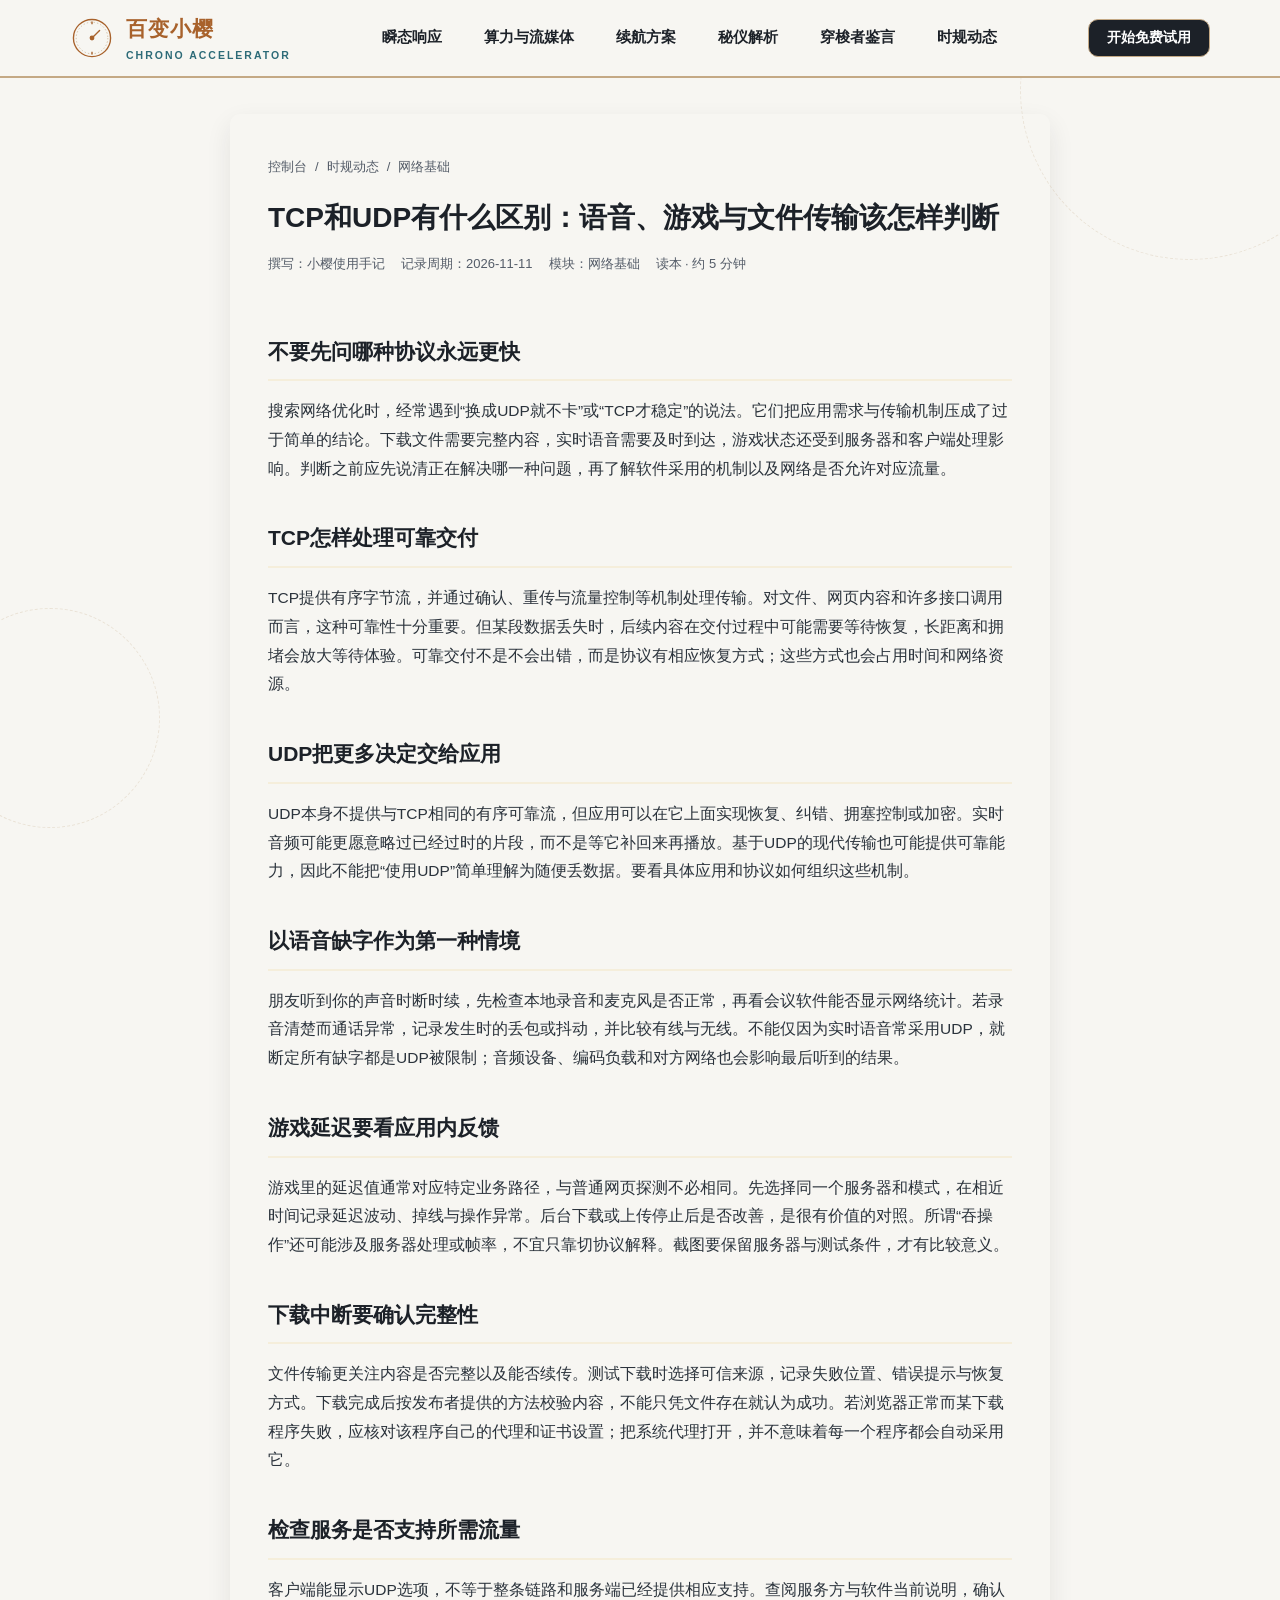
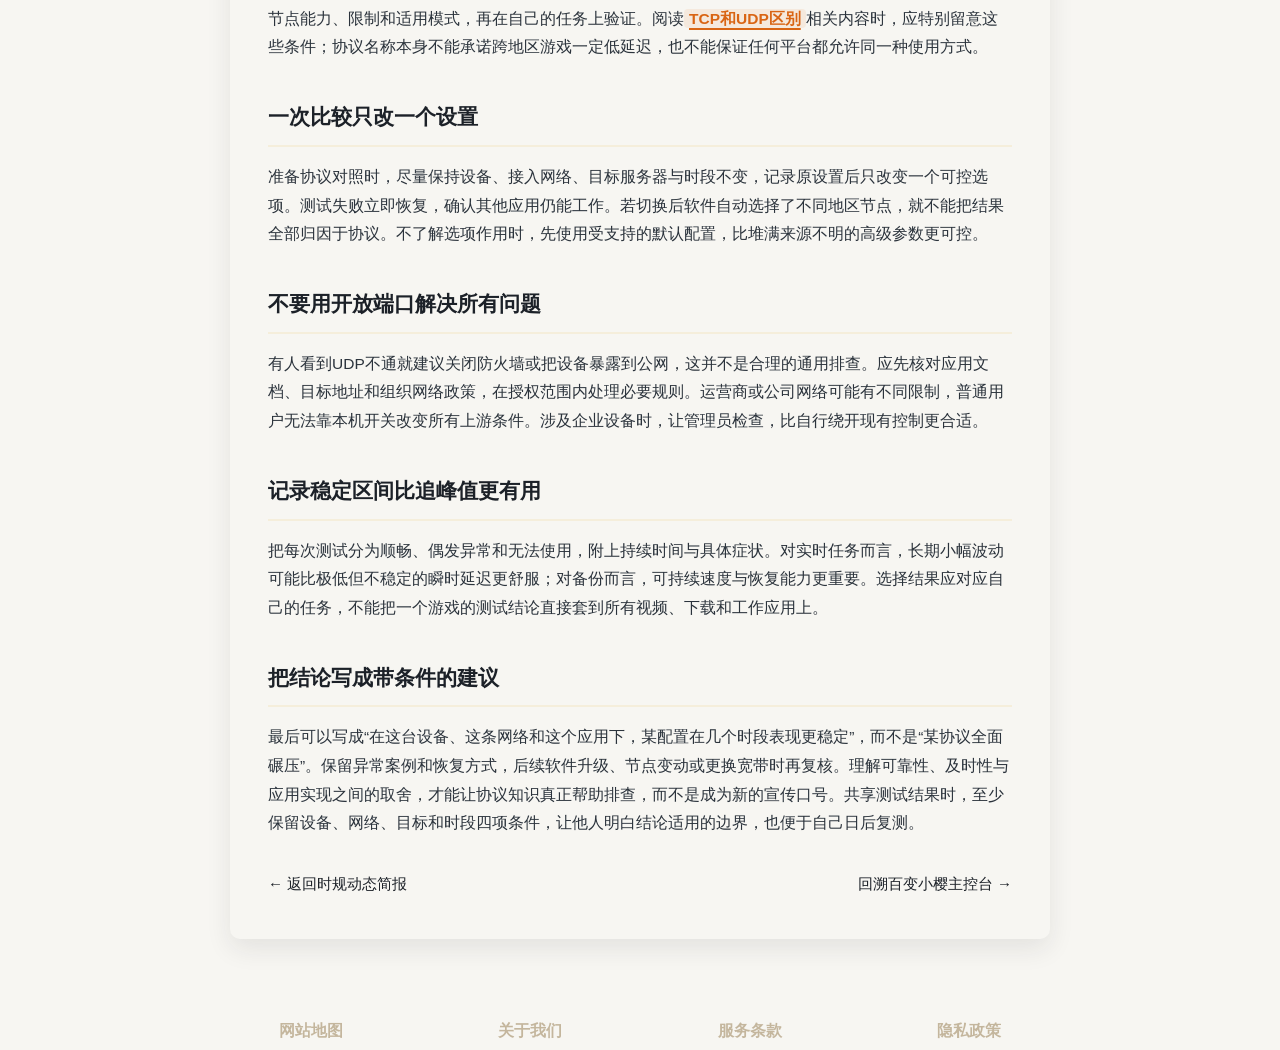
<file: tcp-udp-acceleration-comparison.html>
<!DOCTYPE html>

<html lang="zh-CN">
<head>
<meta charset="utf-8"/>
<meta content="width=device-width, initial-scale=1.0" name="viewport"/>
<title>TCP和UDP有什么区别：语音、游戏与文件传输该怎样判断</title>
<meta content="结合语音缺字、游戏抖动和文件下载解释TCP与UDP的取舍，提供应用统计、网络对照及协议支持核验步骤，不把协议名称当速度保证。" name="description"/>
<link href="style.css" rel="stylesheet"/>
</head>
<body>
<!-- Rotating Gear Dust Backdrop -->
<div aria-hidden="true" class="chrono-dust-wrap">
<div class="c-gear cg1"></div>
<div class="c-gear cg2"></div>
</div>
<!-- Header -->
<header class="chrono-nav">
<div class="nav-layout">
<a class="chrono-logo-anchor" href="index.html" title="百变小樱网络加速器">
<svg class="chrono-logo-icon" fill="none" viewbox="0 0 64 64">
<circle cx="32" cy="32" r="27" stroke="#a8622c" stroke-width="2"></circle>
<circle cx="32" cy="32" r="23" stroke="#c4a985" stroke-dasharray="2 3" stroke-width="1"></circle>
<line stroke="#a8622c" stroke-width="2" x1="32" x2="32" y1="8" y2="12"></line>
<line stroke="#a8622c" stroke-width="2" x1="32" x2="32" y1="52" y2="56"></line>
<line stroke="#a8622c" stroke-linecap="round" stroke-width="2" x1="32" x2="43" y1="32" y2="21"></line>
<circle cx="32" cy="32" fill="#a8622c" r="3.5"></circle>
</svg>
<div class="brand-details">
<span class="logo-main-text">百变小樱</span>
<span class="logo-sub-text">CHRONO ACCELERATOR</span>
</div>
</a>
<nav class="chrono-nav-menu">
<a class="chrono-nav-item" href="index.html#advantages">瞬态响应</a>
<a class="chrono-nav-item" href="index.html#streaming">算力与流媒体</a>
<a class="chrono-nav-item" href="index.html#pricing">续航方案</a>
<a class="chrono-nav-item" href="index.html#faq">秘仪解析</a>
<a class="chrono-nav-item" href="index.html#testimonials">穿梭者鉴言</a>
<a class="chrono-nav-item" href="dispatch.html">时规动态</a>
</nav>
<a class="nav-btn-terminal" href="https://ww012.twilightaff.com/#/?code=A56DH1Af" rel="nofollow" target="_blank">开始免费试用</a>
</div>
</header>
<main class="chrono-reader-container">
<article class="chrono-reader-card">
<nav class="chrono-path">
<a href="index.html">控制台</a>
<span>/</span>
<a href="dispatch.html">时规动态</a>
<span>/</span>
<span>网络基础</span>
</nav>
<h1 class="chrono-article-title">TCP和UDP有什么区别：语音、游戏与文件传输该怎样判断</h1>
<div class="chrono-meta-status">
<span>撰写：小樱使用手记</span>
<span>记录周期：2026-11-11</span>
<span>模块：网络基础</span>
<span>读本 · 约 5 分钟</span>
</div>
<div class="chrono-content-body"><div data-swc-article-body="2026-11-16"><h2>不要先问哪种协议永远更快</h2><p>搜索网络优化时，经常遇到“换成UDP就不卡”或“TCP才稳定”的说法。它们把应用需求与传输机制压成了过于简单的结论。下载文件需要完整内容，实时语音需要及时到达，游戏状态还受到服务器和客户端处理影响。判断之前应先说清正在解决哪一种问题，再了解软件采用的机制以及网络是否允许对应流量。</p><h2>TCP怎样处理可靠交付</h2><p>TCP提供有序字节流，并通过确认、重传与流量控制等机制处理传输。对文件、网页内容和许多接口调用而言，这种可靠性十分重要。但某段数据丢失时，后续内容在交付过程中可能需要等待恢复，长距离和拥堵会放大等待体验。可靠交付不是不会出错，而是协议有相应恢复方式；这些方式也会占用时间和网络资源。</p><h2>UDP把更多决定交给应用</h2><p>UDP本身不提供与TCP相同的有序可靠流，但应用可以在它上面实现恢复、纠错、拥塞控制或加密。实时音频可能更愿意略过已经过时的片段，而不是等它补回来再播放。基于UDP的现代传输也可能提供可靠能力，因此不能把“使用UDP”简单理解为随便丢数据。要看具体应用和协议如何组织这些机制。</p><h2>以语音缺字作为第一种情境</h2><p>朋友听到你的声音时断时续，先检查本地录音和麦克风是否正常，再看会议软件能否显示网络统计。若录音清楚而通话异常，记录发生时的丢包或抖动，并比较有线与无线。不能仅因为实时语音常采用UDP，就断定所有缺字都是UDP被限制；音频设备、编码负载和对方网络也会影响最后听到的结果。</p><h2>游戏延迟要看应用内反馈</h2><p>游戏里的延迟值通常对应特定业务路径，与普通网页探测不必相同。先选择同一个服务器和模式，在相近时间记录延迟波动、掉线与操作异常。后台下载或上传停止后是否改善，是很有价值的对照。所谓“吞操作”还可能涉及服务器处理或帧率，不宜只靠切协议解释。截图要保留服务器与测试条件，才有比较意义。</p><h2>下载中断要确认完整性</h2><p>文件传输更关注内容是否完整以及能否续传。测试下载时选择可信来源，记录失败位置、错误提示与恢复方式。下载完成后按发布者提供的方法校验内容，不能只凭文件存在就认为成功。若浏览器正常而某下载程序失败，应核对该程序自己的代理和证书设置；把系统代理打开，并不意味着每一个程序都会自动采用它。</p><h2>检查服务是否支持所需流量</h2><p>客户端能显示UDP选项，不等于整条链路和服务端已经提供相应支持。查阅服务方与软件当前说明，确认节点能力、限制和适用模式，再在自己的任务上验证。阅读<a href="https://dajichang.mom/">TCP和UDP区别</a>相关内容时，应特别留意这些条件；协议名称本身不能承诺跨地区游戏一定低延迟，也不能保证任何平台都允许同一种使用方式。</p><h2>一次比较只改一个设置</h2><p>准备协议对照时，尽量保持设备、接入网络、目标服务器与时段不变，记录原设置后只改变一个可控选项。测试失败立即恢复，确认其他应用仍能工作。若切换后软件自动选择了不同地区节点，就不能把结果全部归因于协议。不了解选项作用时，先使用受支持的默认配置，比堆满来源不明的高级参数更可控。</p><h2>不要用开放端口解决所有问题</h2><p>有人看到UDP不通就建议关闭防火墙或把设备暴露到公网，这并不是合理的通用排查。应先核对应用文档、目标地址和组织网络政策，在授权范围内处理必要规则。运营商或公司网络可能有不同限制，普通用户无法靠本机开关改变所有上游条件。涉及企业设备时，让管理员检查，比自行绕开现有控制更合适。</p><h2>记录稳定区间比追峰值更有用</h2><p>把每次测试分为顺畅、偶发异常和无法使用，附上持续时间与具体症状。对实时任务而言，长期小幅波动可能比极低但不稳定的瞬时延迟更舒服；对备份而言，可持续速度与恢复能力更重要。选择结果应对应自己的任务，不能把一个游戏的测试结论直接套到所有视频、下载和工作应用上。</p><h2>把结论写成带条件的建议</h2><p>最后可以写成“在这台设备、这条网络和这个应用下，某配置在几个时段表现更稳定”，而不是“某协议全面碾压”。保留异常案例和恢复方式，后续软件升级、节点变动或更换宽带时再复核。理解可靠性、及时性与应用实现之间的取舍，才能让协议知识真正帮助排查，而不是成为新的宣传口号。共享测试结果时，至少保留设备、网络、目标和时段四项条件，让他人明白结论适用的边界，也便于自己日后复测。</p></div></div>
<div class="chrono-tail-action">
<a class="back-home-link" href="dispatch.html">← 返回时规动态简报</a>
<a class="back-home-link" href="index.html">回溯百变小樱主控台 →</a>
</div>
</article>
</main>
<footer class="dock-footer">
<div class="dock-content">
<a class="dock-title-link" href="sitemap.html">网站地图</a>
<a class="dock-title-link" href="about.html">关于我们</a>
<a class="dock-title-link" href="terms.html">服务条款</a>
<a class="dock-title-link" href="privacy.html">隐私政策</a>
</div>
</footer>
</body>
</html>
</file>
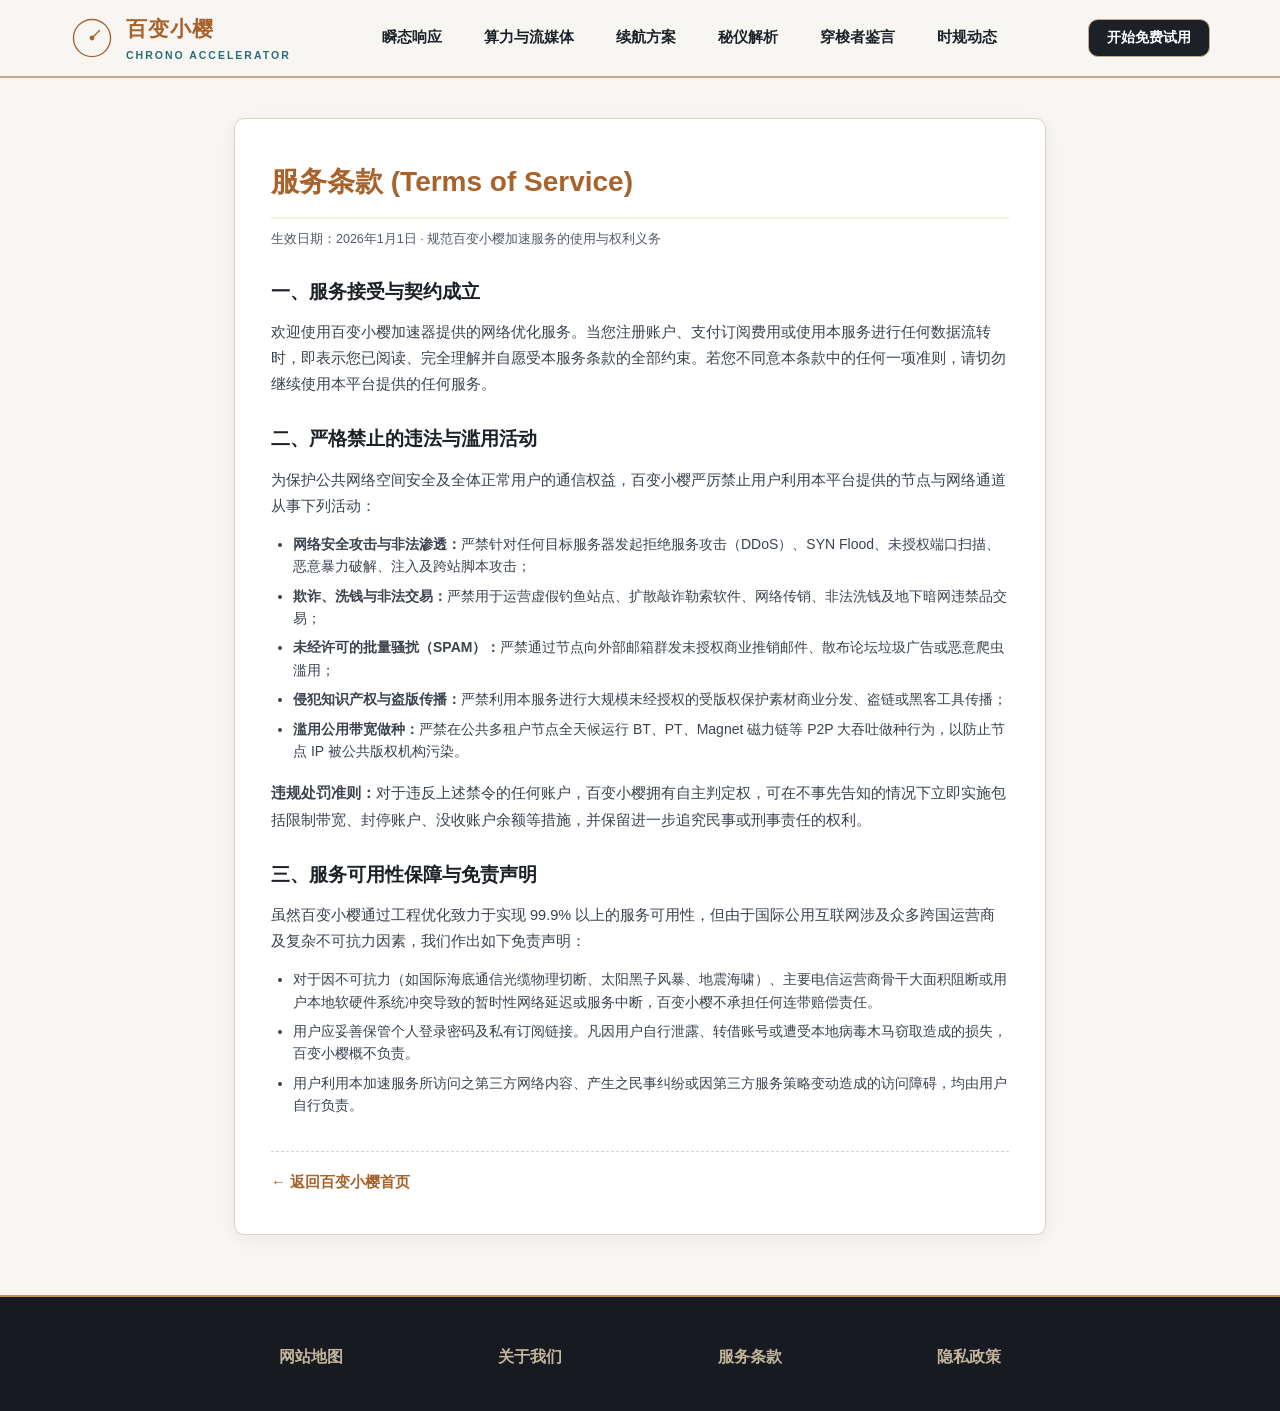
<file: terms.html>
<!DOCTYPE html>
<html lang="zh-CN">
<head>
  <meta charset="UTF-8">
  <meta name="viewport" content="width=device-width, initial-scale=1.0">
  <title>服务条款 - 百变小樱加速器</title>
  <link rel="stylesheet" href="style.css">
</head>
<body>
  <header class="chrono-nav">
    <div class="nav-layout">
      <a href="index.html" class="chrono-logo-anchor" title="百变小樱网络加速器">
        <svg class="chrono-logo-icon" viewBox="0 0 64 64" fill="none">
          <circle cx="32" cy="32" r="27" stroke="#a8622c" stroke-width="2"/>
          <line x1="32" y1="32" x2="43" y2="21" stroke="#a8622c" stroke-width="2" stroke-linecap="round"/>
          <circle cx="32" cy="32" r="3.5" fill="#a8622c"/>
        </svg>
        <div class="brand-details">
          <span class="logo-main-text">百变小樱</span>
          <span class="logo-sub-text">CHRONO ACCELERATOR</span>
        </div>
      </a>
      <nav class="chrono-nav-menu">
        <a href="index.html#advantages" class="chrono-nav-item">瞬态响应</a>
        <a href="index.html#streaming" class="chrono-nav-item">算力与流媒体</a>
        <a href="index.html#pricing" class="chrono-nav-item">续航方案</a>
        <a href="index.html#faq" class="chrono-nav-item">秘仪解析</a>
        <a href="index.html#testimonials" class="chrono-nav-item">穿梭者鉴言</a>
        <a href="dispatch.html" class="chrono-nav-item">时规动态</a>
      </nav>
      <a href="https://ww012.twilightaff.com/#/?code=A56DH1Af" target="_blank" rel="nofollow" class="nav-btn-terminal">开始免费试用</a>
    </div>
  </header>

  <main class="chrono-subpage-wrap">
    <article class="chrono-doc-panel">
      <h1 class="chrono-doc-title">服务条款 (Terms of Service)</h1>
      <p class="chrono-doc-meta">生效日期：2026年1月1日 · 规范百变小樱加速服务的使用与权利义务</p>
      
      <div class="chrono-doc-body">
        <h2>一、服务接受与契约成立</h2>
        <p>欢迎使用百变小樱加速器提供的网络优化服务。当您注册账户、支付订阅费用或使用本服务进行任何数据流转时，即表示您已阅读、完全理解并自愿受本服务条款的全部约束。若您不同意本条款中的任何一项准则，请切勿继续使用本平台提供的任何服务。</p>

        <h2>二、严格禁止的违法与滥用活动</h2>
        <p>为保护公共网络空间安全及全体正常用户的通信权益，百变小樱严厉禁止用户利用本平台提供的节点与网络通道从事下列活动：</p>
        <ul>
          <li><strong>网络安全攻击与非法渗透：</strong>严禁针对任何目标服务器发起拒绝服务攻击（DDoS）、SYN Flood、未授权端口扫描、恶意暴力破解、注入及跨站脚本攻击；</li>
          <li><strong>欺诈、洗钱与非法交易：</strong>严禁用于运营虚假钓鱼站点、扩散敲诈勒索软件、网络传销、非法洗钱及地下暗网违禁品交易；</li>
          <li><strong>未经许可的批量骚扰（SPAM）：</strong>严禁通过节点向外部邮箱群发未授权商业推销邮件、散布论坛垃圾广告或恶意爬虫滥用；</li>
          <li><strong>侵犯知识产权与盗版传播：</strong>严禁利用本服务进行大规模未经授权的受版权保护素材商业分发、盗链或黑客工具传播；</li>
          <li><strong>滥用公用带宽做种：</strong>严禁在公共多租户节点全天候运行 BT、PT、Magnet 磁力链等 P2P 大吞吐做种行为，以防止节点 IP 被公共版权机构污染。</li>
        </ul>
        <p><strong>违规处罚准则：</strong>对于违反上述禁令的任何账户，百变小樱拥有自主判定权，可在不事先告知的情况下立即实施包括限制带宽、封停账户、没收账户余额等措施，并保留进一步追究民事或刑事责任的权利。</p>

        <h2>三、服务可用性保障与免责声明</h2>
        <p>虽然百变小樱通过工程优化致力于实现 99.9% 以上的服务可用性，但由于国际公用互联网涉及众多跨国运营商及复杂不可抗力因素，我们作出如下免责声明：</p>
        <ul>
          <li>对于因不可抗力（如国际海底通信光缆物理切断、太阳黑子风暴、地震海啸）、主要电信运营商骨干大面积阻断或用户本地软硬件系统冲突导致的暂时性网络延迟或服务中断，百变小樱不承担任何连带赔偿责任。</li>
          <li>用户应妥善保管个人登录密码及私有订阅链接。凡因用户自行泄露、转借账号或遭受本地病毒木马窃取造成的损失，百变小樱概不负责。</li>
          <li>用户利用本加速服务所访问之第三方网络内容、产生之民事纠纷或因第三方服务策略变动造成的访问障碍，均由用户自行负责。</li>
        </ul>
      </div>

      <div class="dock-home-wrap">
        <a href="index.html" class="dock-home-link">← 返回百变小樱首页</a>
      </div>
    </article>
  </main>

  <footer class="chrono-dock">
    <div class="dock-content">
      <a href="sitemap.html" class="dock-title-link">网站地图</a>
      <a href="about.html" class="dock-title-link">关于我们</a>
      <a href="terms.html" class="dock-title-link">服务条款</a>
      <a href="privacy.html" class="dock-title-link">隐私政策</a>
    </div>
  </footer>
</body>
</html>
</file>
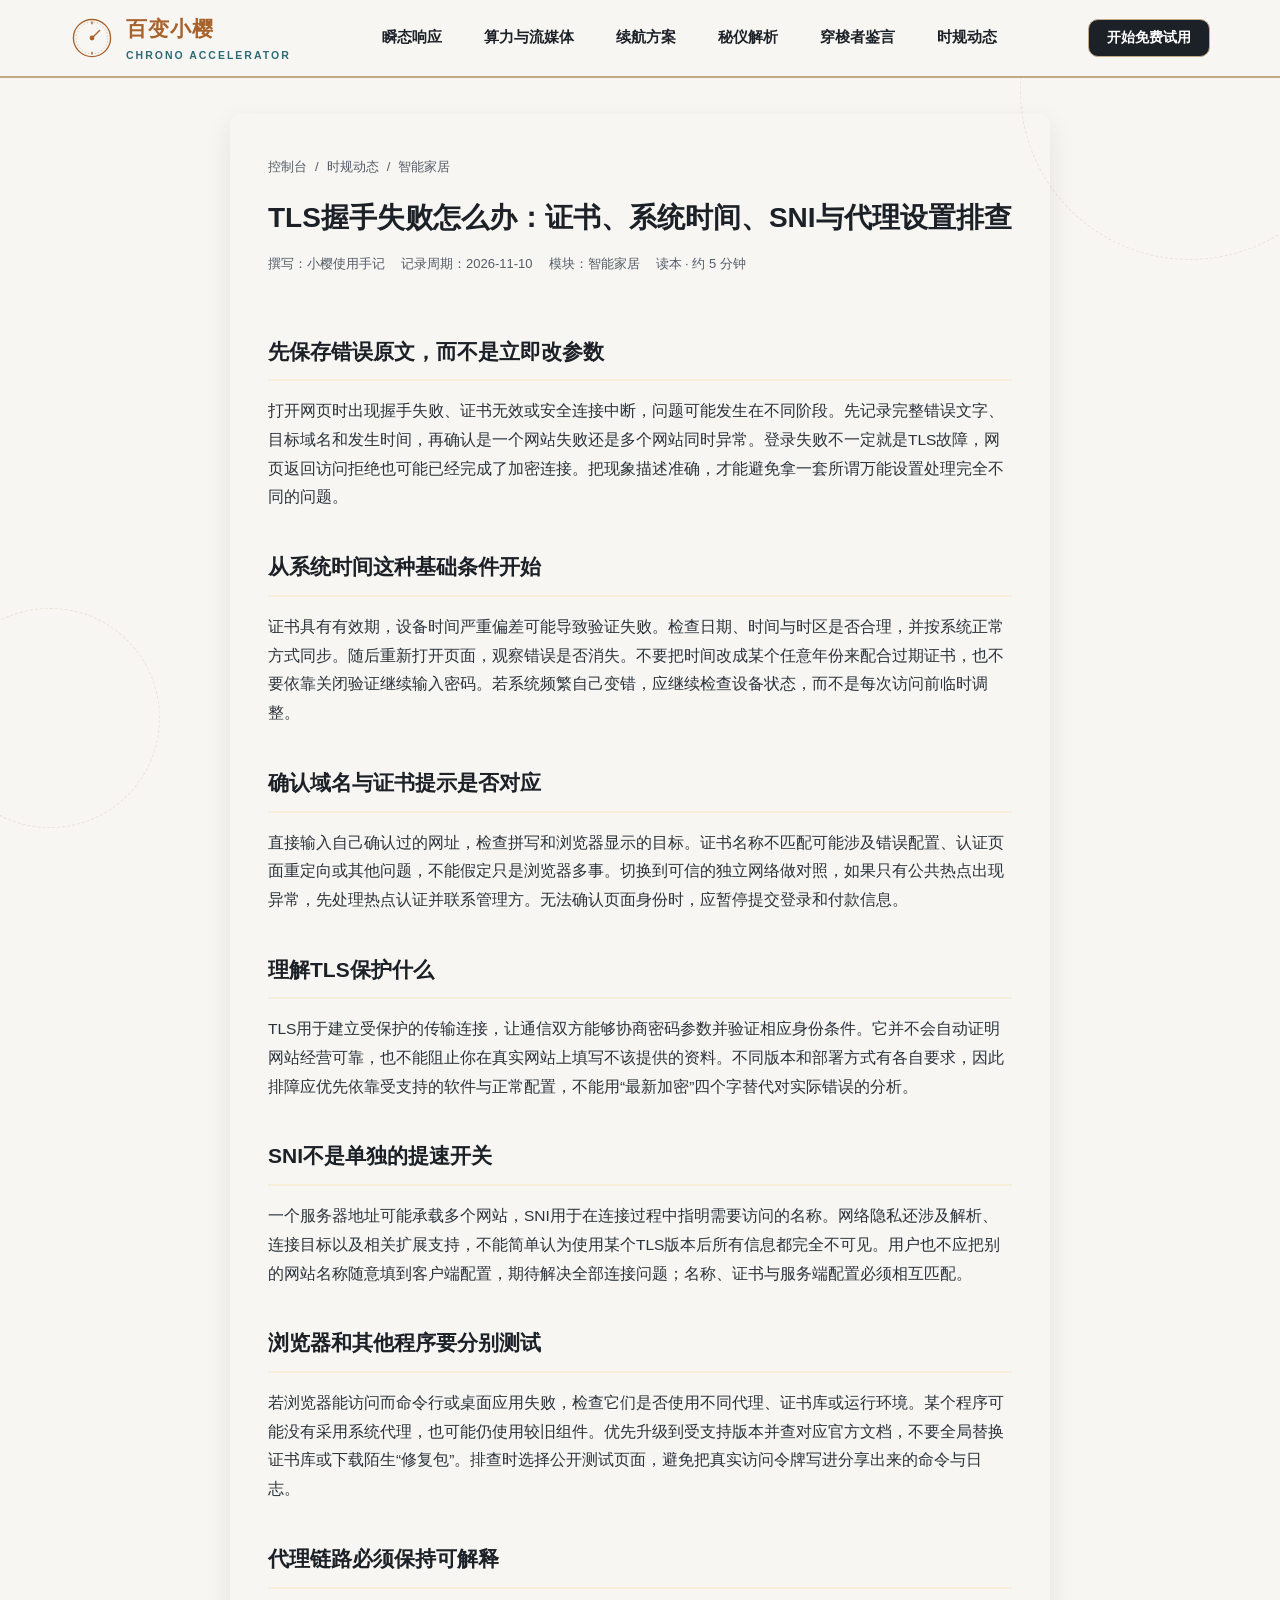
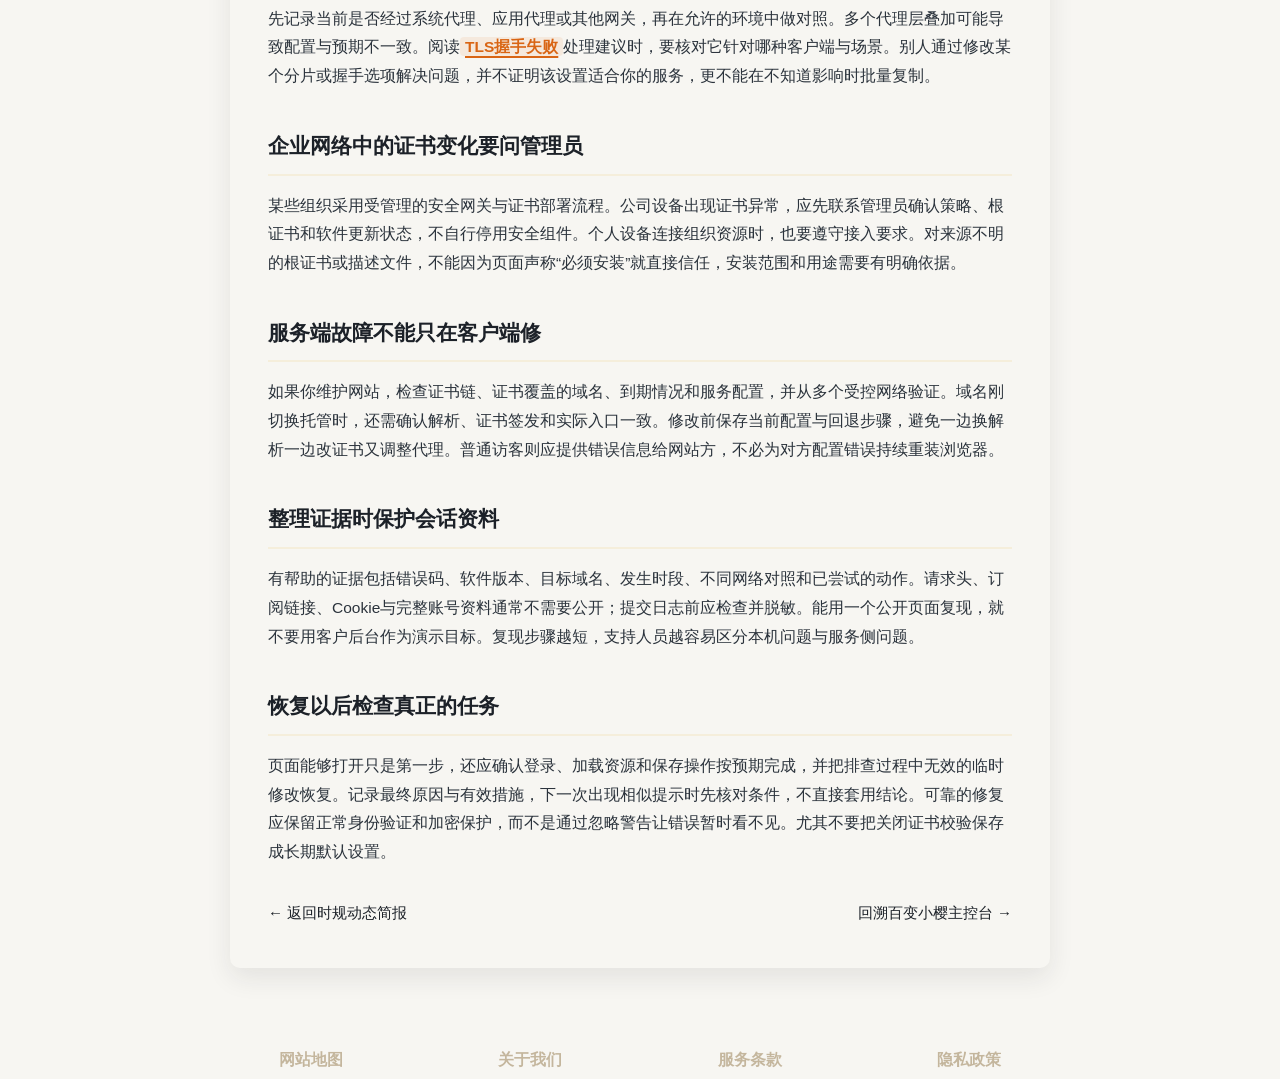
<file: tls-sni-fragmentation-guide.html>
<!DOCTYPE html>

<html lang="zh-CN">
<head>
<meta charset="utf-8"/>
<meta content="width=device-width, initial-scale=1.0" name="viewport"/>
<title>TLS握手失败怎么办：证书、系统时间、SNI与代理设置排查</title>
<meta content="按时间、证书名称、浏览器对照和代理链路逐层排查TLS握手失败，解释SNI与加密范围，不建议关闭证书验证或盲改分片参数。" name="description"/>
<link href="style.css" rel="stylesheet"/>
</head>
<body>
<!-- Rotating Gear Dust Backdrop -->
<div aria-hidden="true" class="chrono-dust-wrap">
<div class="c-gear cg1"></div>
<div class="c-gear cg2"></div>
</div>
<!-- Header -->
<header class="chrono-nav">
<div class="nav-layout">
<a class="chrono-logo-anchor" href="index.html" title="百变小樱网络加速器">
<svg class="chrono-logo-icon" fill="none" viewbox="0 0 64 64">
<circle cx="32" cy="32" r="27" stroke="#a8622c" stroke-width="2"></circle>
<circle cx="32" cy="32" r="23" stroke="#c4a985" stroke-dasharray="2 3" stroke-width="1"></circle>
<line stroke="#a8622c" stroke-width="2" x1="32" x2="32" y1="8" y2="12"></line>
<line stroke="#a8622c" stroke-width="2" x1="32" x2="32" y1="52" y2="56"></line>
<line stroke="#a8622c" stroke-linecap="round" stroke-width="2" x1="32" x2="43" y1="32" y2="21"></line>
<circle cx="32" cy="32" fill="#a8622c" r="3.5"></circle>
</svg>
<div class="brand-details">
<span class="logo-main-text">百变小樱</span>
<span class="logo-sub-text">CHRONO ACCELERATOR</span>
</div>
</a>
<nav class="chrono-nav-menu">
<a class="chrono-nav-item" href="index.html#advantages">瞬态响应</a>
<a class="chrono-nav-item" href="index.html#streaming">算力与流媒体</a>
<a class="chrono-nav-item" href="index.html#pricing">续航方案</a>
<a class="chrono-nav-item" href="index.html#faq">秘仪解析</a>
<a class="chrono-nav-item" href="index.html#testimonials">穿梭者鉴言</a>
<a class="chrono-nav-item" href="dispatch.html">时规动态</a>
</nav>
<a class="nav-btn-terminal" href="https://ww012.twilightaff.com/#/?code=A56DH1Af" rel="nofollow" target="_blank">开始免费试用</a>
</div>
</header>
<main class="chrono-reader-container">
<article class="chrono-reader-card">
<nav class="chrono-path">
<a href="index.html">控制台</a>
<span>/</span>
<a href="dispatch.html">时规动态</a>
<span>/</span>
<span>智能家居</span>
</nav>
<h1 class="chrono-article-title">TLS握手失败怎么办：证书、系统时间、SNI与代理设置排查</h1>
<div class="chrono-meta-status">
<span>撰写：小樱使用手记</span>
<span>记录周期：2026-11-10</span>
<span>模块：智能家居</span>
<span>读本 · 约 5 分钟</span>
</div>
<div class="chrono-content-body"><div data-swc-article-body="2026-11-16"><h2>先保存错误原文，而不是立即改参数</h2><p>打开网页时出现握手失败、证书无效或安全连接中断，问题可能发生在不同阶段。先记录完整错误文字、目标域名和发生时间，再确认是一个网站失败还是多个网站同时异常。登录失败不一定就是TLS故障，网页返回访问拒绝也可能已经完成了加密连接。把现象描述准确，才能避免拿一套所谓万能设置处理完全不同的问题。</p><h2>从系统时间这种基础条件开始</h2><p>证书具有有效期，设备时间严重偏差可能导致验证失败。检查日期、时间与时区是否合理，并按系统正常方式同步。随后重新打开页面，观察错误是否消失。不要把时间改成某个任意年份来配合过期证书，也不要依靠关闭验证继续输入密码。若系统频繁自己变错，应继续检查设备状态，而不是每次访问前临时调整。</p><h2>确认域名与证书提示是否对应</h2><p>直接输入自己确认过的网址，检查拼写和浏览器显示的目标。证书名称不匹配可能涉及错误配置、认证页面重定向或其他问题，不能假定只是浏览器多事。切换到可信的独立网络做对照，如果只有公共热点出现异常，先处理热点认证并联系管理方。无法确认页面身份时，应暂停提交登录和付款信息。</p><h2>理解TLS保护什么</h2><p>TLS用于建立受保护的传输连接，让通信双方能够协商密码参数并验证相应身份条件。它并不会自动证明网站经营可靠，也不能阻止你在真实网站上填写不该提供的资料。不同版本和部署方式有各自要求，因此排障应优先依靠受支持的软件与正常配置，不能用“最新加密”四个字替代对实际错误的分析。</p><h2>SNI不是单独的提速开关</h2><p>一个服务器地址可能承载多个网站，SNI用于在连接过程中指明需要访问的名称。网络隐私还涉及解析、连接目标以及相关扩展支持，不能简单认为使用某个TLS版本后所有信息都完全不可见。用户也不应把别的网站名称随意填到客户端配置，期待解决全部连接问题；名称、证书与服务端配置必须相互匹配。</p><h2>浏览器和其他程序要分别测试</h2><p>若浏览器能访问而命令行或桌面应用失败，检查它们是否使用不同代理、证书库或运行环境。某个程序可能没有采用系统代理，也可能仍使用较旧组件。优先升级到受支持版本并查对应官方文档，不要全局替换证书库或下载陌生“修复包”。排查时选择公开测试页面，避免把真实访问令牌写进分享出来的命令与日志。</p><h2>代理链路必须保持可解释</h2><p>先记录当前是否经过系统代理、应用代理或其他网关，再在允许的环境中做对照。多个代理层叠加可能导致配置与预期不一致。阅读<a href="https://dajichang.mom/">TLS握手失败</a>处理建议时，要核对它针对哪种客户端与场景。别人通过修改某个分片或握手选项解决问题，并不证明该设置适合你的服务，更不能在不知道影响时批量复制。</p><h2>企业网络中的证书变化要问管理员</h2><p>某些组织采用受管理的安全网关与证书部署流程。公司设备出现证书异常，应先联系管理员确认策略、根证书和软件更新状态，不自行停用安全组件。个人设备连接组织资源时，也要遵守接入要求。对来源不明的根证书或描述文件，不能因为页面声称“必须安装”就直接信任，安装范围和用途需要有明确依据。</p><h2>服务端故障不能只在客户端修</h2><p>如果你维护网站，检查证书链、证书覆盖的域名、到期情况和服务配置，并从多个受控网络验证。域名刚切换托管时，还需确认解析、证书签发和实际入口一致。修改前保存当前配置与回退步骤，避免一边换解析一边改证书又调整代理。普通访客则应提供错误信息给网站方，不必为对方配置错误持续重装浏览器。</p><h2>整理证据时保护会话资料</h2><p>有帮助的证据包括错误码、软件版本、目标域名、发生时段、不同网络对照和已尝试的动作。请求头、订阅链接、Cookie与完整账号资料通常不需要公开；提交日志前应检查并脱敏。能用一个公开页面复现，就不要用客户后台作为演示目标。复现步骤越短，支持人员越容易区分本机问题与服务侧问题。</p><h2>恢复以后检查真正的任务</h2><p>页面能够打开只是第一步，还应确认登录、加载资源和保存操作按预期完成，并把排查过程中无效的临时修改恢复。记录最终原因与有效措施，下一次出现相似提示时先核对条件，不直接套用结论。可靠的修复应保留正常身份验证和加密保护，而不是通过忽略警告让错误暂时看不见。尤其不要把关闭证书校验保存成长期默认设置。</p></div></div>
<div class="chrono-tail-action">
<a class="back-home-link" href="dispatch.html">← 返回时规动态简报</a>
<a class="back-home-link" href="index.html">回溯百变小樱主控台 →</a>
</div>
</article>
</main>
<footer class="dock-footer">
<div class="dock-content">
<a class="dock-title-link" href="sitemap.html">网站地图</a>
<a class="dock-title-link" href="about.html">关于我们</a>
<a class="dock-title-link" href="terms.html">服务条款</a>
<a class="dock-title-link" href="privacy.html">隐私政策</a>
</div>
</footer>
</body>
</html>
</file>
<file: style.css>
/* baibianxiaoyin.sbs - Clockwork Chrono & Celestial Astrolabe Style */
:root {
  --bg-astral: #f7f6f2;
  --bg-deck: #efece4;
  --bg-card-chrono: #ffffff;
  --text-dial: #1c2128;
  --text-sub: #545c68;
  --bronze-primary: #a8622c;
  --bronze-hover: #8c4e1f;
  --brass-gold: #c29547;
  --brass-light: #f5eedb;
  --chrono-cyan: #2d6b78;
  --border-dial: #dcd3c1;
  --border-bronze: #c4a985;
  --shadow-dial: 0 4px 16px rgba(28, 33, 40, 0.06);
  --shadow-elevated: 0 10px 26px rgba(28, 33, 40, 0.09);
  --radius-box: 10px;
}

*, *::before, *::after {
  box-sizing: border-box;
  margin: 0;
  padding: 0;
}

body {
  font-family: -apple-system, BlinkMacSystemFont, "Segoe UI", Roboto, "PingFang SC", "Microsoft YaHei", sans-serif;
  background-color: var(--bg-astral);
  color: var(--text-dial);
  line-height: 1.65;
  font-size: 15px;
  overflow-x: hidden;
}

/* Hyperlinks Base Styling for inline text */
a {
  color: var(--bronze-patina);
  text-decoration: none;
  transition: color 0.2s ease;
}

a:visited {
  color: var(--bronze-patina);
}

/* Button Font Color Visibility Protection against :visited override */
a.nav-btn-terminal,
a.nav-btn-terminal:visited,
a.btn-chrono-prime,
a.btn-chrono-prime:visited,
a.btn-flagship-cell,
a.btn-flagship-cell:visited {
  color: #ffffff !important;
}

a.btn-chrono-gauge,
a.btn-chrono-gauge:visited {
  color: var(--text-dial) !important;
}

a.btn-sub-cell,
a.btn-sub-cell:visited {
  color: var(--bronze-primary) !important;
}

a.nav-btn-terminal:hover,
a.btn-chrono-prime:hover,
a.btn-flagship-cell:hover {
  color: #ffffff !important;
}

a:hover {
  color: #78441d;
  text-decoration: underline;
}

/* Subtle Chrono Cog Rotating Backdrop */
.chrono-dust-wrap {
  position: fixed;
  top: 0;
  left: 0;
  width: 100%;
  height: 100%;
  pointer-events: none;
  z-index: 1;
  overflow: hidden;
}

.c-gear {
  position: absolute;
  border: 1px dashed var(--border-bronze);
  border-radius: 50%;
  opacity: 0.25;
  animation: slowTurn 60s linear infinite;
}

.cg1 { width: 340px; height: 340px; top: -80px; right: -80px; }
.cg2 { width: 220px; height: 220px; bottom: 8%; left: -60px; animation-direction: reverse; }

@keyframes slowTurn {
  from { transform: rotate(0deg); }
  to { transform: rotate(360deg); }
}

html {
  scroll-behavior: smooth;
  scroll-padding-top: 85px;
}

/* Navigation Header */
.chrono-nav {
  position: sticky;
  top: 0;
  background: rgba(247, 246, 242, 0.96);
  backdrop-filter: blur(8px);
  border-bottom: 2px solid var(--border-bronze);
  z-index: 1000;
  padding: 12px 24px;
}

.nav-layout {
  max-width: 1140px;
  margin: 0 auto;
  display: flex;
  align-items: center;
  justify-content: space-between;
  gap: 20px;
}

.chrono-nav-menu {
  display: flex;
  align-items: center;
  gap: 18px;
}

.chrono-nav-item {
  color: var(--text-dial);
  text-decoration: none;
  font-size: 14.5px;
  font-weight: 700;
  padding: 6px 12px;
  border-radius: var(--radius-box);
  transition: all 0.2s ease;
}

.chrono-nav-item:hover {
  color: var(--bronze-primary);
  background: var(--brass-light);
}

.chrono-logo-anchor {
  display: flex;
  align-items: center;
  gap: 12px;
  text-decoration: none;
  color: var(--text-dial);
  flex-shrink: 0;
}

.chrono-logo-icon {
  width: 44px;
  height: 44px;
  flex-shrink: 0;
}

.brand-details {
  display: flex;
  flex-direction: column;
}

.logo-main-text {
  font-size: 21px;
  font-weight: 800;
  letter-spacing: 1px;
  color: var(--bronze-primary);
}

.logo-sub-text {
  font-size: 10.5px;
  color: var(--chrono-cyan);
  font-weight: 600;
  letter-spacing: 2px;
}

.nav-btn-terminal {
  display: inline-flex;
  align-items: center;
  padding: 7px 18px;
  background: var(--text-dial);
  color: #ffffff;
  border-radius: var(--radius-box);
  font-size: 13.5px;
  font-weight: 600;
  text-decoration: none;
  border: 1px solid var(--border-bronze);
  transition: all 0.2s ease;
}

.nav-btn-terminal:hover {
  background: var(--bronze-primary);
  border-color: var(--bronze-primary);
}

/* Hero Section */
.astrolabe-hero {
  position: relative;
  z-index: 2;
  max-width: 1140px;
  margin: 0 auto;
  padding: 52px 24px 60px;
  display: grid;
  grid-template-columns: 1.15fr 0.85fr;
  align-items: center;
  gap: 40px;
}

.hero-chrono-text {
  display: flex;
  flex-direction: column;
  gap: 18px;
}

.status-capsule {
  display: inline-flex;
  align-items: center;
  gap: 8px;
  width: fit-content;
  background: var(--brass-light);
  border: 1px solid var(--border-bronze);
  color: var(--bronze-primary);
  padding: 5px 14px;
  font-size: 12.5px;
  font-weight: 700;
  border-radius: 4px;
}

.status-dot-dial {
  width: 7px;
  height: 7px;
  background: var(--bronze-primary);
  border-radius: 50%;
}

.hero-chrono-heading {
  font-size: 40px;
  font-weight: 900;
  line-height: 1.25;
  color: var(--text-dial);
}

.hero-chrono-heading span {
  color: var(--bronze-primary);
  border-bottom: 2px solid var(--brass-gold);
}

.hero-chrono-paragraph {
  font-size: 16px;
  color: var(--text-sub);
  line-height: 1.7;
}

.chrono-action-bar {
  display: flex;
  flex-wrap: wrap;
  align-items: center;
  gap: 16px;
  margin-top: 10px;
}

.btn-chrono-prime {
  display: inline-flex;
  align-items: center;
  justify-content: center;
  min-height: 48px;
  padding: 12px 28px;
  background: var(--bronze-primary);
  color: #ffffff;
  font-size: 15.5px;
  font-weight: 700;
  border-radius: var(--radius-box);
  text-decoration: none;
  box-shadow: 0 4px 14px rgba(168, 98, 44, 0.28);
  border: 1px solid #7c441a;
  transition: all 0.2s ease;
}

.btn-chrono-prime:hover {
  background: var(--bronze-hover);
  transform: translateY(-2px);
}

.btn-chrono-gauge {
  display: inline-flex;
  align-items: center;
  justify-content: center;
  min-height: 48px;
  padding: 12px 24px;
  background: #ffffff;
  color: var(--text-dial);
  border: 1.5px solid var(--border-bronze);
  font-size: 15px;
  font-weight: 700;
  border-radius: var(--radius-box);
  text-decoration: none;
  transition: all 0.2s ease;
}

.btn-chrono-gauge:hover {
  background: var(--brass-light);
  border-color: var(--bronze-primary);
  color: var(--bronze-primary);
  transform: translateY(-2px);
}

.hero-chrono-display {
  display: flex;
  justify-content: center;
  align-items: center;
}

.chrono-stage-frame {
  position: relative;
  max-width: 440px;
  width: 100%;
  border-radius: var(--radius-box);
  padding: 8px;
  background: linear-gradient(135deg, rgba(255,255,255,0.9), rgba(239,236,228,0.95));
  border: 2px solid var(--border-bronze);
  box-shadow: 0 14px 32px rgba(28, 33, 40, 0.12), 0 0 16px rgba(168, 98, 44, 0.2);
}

.chrono-stage-img {
  width: 100%;
  height: auto;
  border-radius: calc(var(--radius-box) - 3px);
  display: block;
  object-fit: cover;
}

/* Section Common Styling */
.chrono-section {
  position: relative;
  z-index: 2;
  max-width: 1140px;
  margin: 0 auto;
  padding: 54px 24px;
}

.section-dial-header {
  text-align: center;
  max-width: 700px;
  margin: 0 auto 42px;
}

.dial-tag {
  display: inline-block;
  font-size: 11.5px;
  font-weight: 700;
  letter-spacing: 2px;
  color: var(--chrono-cyan);
  text-transform: uppercase;
  margin-bottom: 6px;
}

.dial-title {
  font-size: 30px;
  font-weight: 900;
  color: var(--text-dial);
  margin-bottom: 10px;
}

.dial-desc {
  font-size: 14.5px;
  color: var(--text-sub);
}

/* Advantage Matrix (Random 4) */
.chrono-matrix {
  display: grid;
  grid-template-columns: repeat(4, 1fr);
  gap: 20px;
}

.matrix-card {
  background: var(--bg-card-chrono);
  border: 1px solid var(--border-dial);
  border-radius: var(--radius-box);
  padding: 24px 20px;
  box-shadow: var(--shadow-dial);
  position: relative;
  transition: transform 0.2s ease, border-color 0.2s ease;
  display: flex;
  flex-direction: column;
}

.matrix-card::after {
  content: "";
  position: absolute;
  top: 6px;
  right: 6px;
  width: 5px;
  height: 5px;
  background: var(--brass-gold);
  border-radius: 50%;
}

.matrix-card:hover {
  transform: translateY(-4px);
  border-color: var(--bronze-primary);
  box-shadow: var(--shadow-elevated);
}

.chrono-icon-badge {
  width: 48px;
  height: 48px;
  background: var(--brass-light);
  border: 1px solid var(--border-bronze);
  border-radius: var(--radius-box);
  display: flex;
  align-items: center;
  justify-content: center;
  margin-bottom: 16px;
}

.chrono-icon-badge svg {
  width: 24px;
  height: 24px;
}

.matrix-card h3 {
  font-size: 17px;
  font-weight: 800;
  color: var(--text-dial);
  margin-bottom: 8px;
}

.matrix-card p {
  font-size: 13.5px;
  color: var(--text-sub);
  line-height: 1.6;
}

/* Streaming & AI Matrix (Random 4) */
.streaming-chrono-deck {
  background: var(--bg-deck);
  border-radius: var(--radius-box);
  border: 1px solid var(--border-dial);
  padding: 46px 28px;
}

.stream-matrix {
  display: grid;
  grid-template-columns: repeat(4, 1fr);
  gap: 20px;
}

.stream-node-card {
  background: #ffffff;
  border: 1px solid var(--border-dial);
  border-radius: var(--radius-box);
  padding: 22px 18px;
  display: flex;
  flex-direction: column;
}

.stream-node-card:hover {
  border-color: var(--bronze-primary);
}

.node-chip {
  align-self: flex-start;
  font-size: 11px;
  font-weight: 700;
  color: var(--chrono-cyan);
  background: #e2f0f2;
  padding: 3px 10px;
  border-radius: 3px;
  margin-bottom: 12px;
}

.stream-node-card h3 {
  font-size: 16.5px;
  font-weight: 800;
  margin-bottom: 8px;
}

.stream-node-card p {
  font-size: 13.5px;
  color: var(--text-sub);
  line-height: 1.6;
}

/* Pricing Grid (3 Tiers) */
.chronometer-grid {
  display: grid;
  grid-template-columns: repeat(3, 1fr);
  gap: 24px;
  align-items: stretch;
}

.chrono-plan-cell {
  background: #ffffff;
  border: 1px solid var(--border-dial);
  border-radius: var(--radius-box);
  padding: 32px 24px;
  display: flex;
  flex-direction: column;
  position: relative;
  box-shadow: var(--shadow-dial);
}

.chrono-plan-cell.chronos-flagship {
  border: 2px solid var(--bronze-primary);
  box-shadow: var(--shadow-elevated);
  transform: scale(1.02);
}

.flagship-label {
  position: absolute;
  top: -12px;
  left: 50%;
  transform: translateX(-50%);
  background: var(--bronze-primary);
  color: #ffffff;
  font-size: 11.5px;
  font-weight: 800;
  padding: 3px 14px;
  border-radius: 3px;
  letter-spacing: 0.5px;
}

.plan-title-chrono {
  font-size: 19px;
  font-weight: 800;
  margin-bottom: 6px;
}

.plan-price-chrono {
  font-size: 34px;
  font-weight: 900;
  color: var(--bronze-primary);
  margin-bottom: 4px;
}

.plan-price-chrono sub {
  font-size: 13px;
  color: var(--text-sub);
  font-weight: 500;
}

.plan-desc-chrono {
  font-size: 13px;
  color: var(--text-sub);
  margin-bottom: 20px;
  padding-bottom: 16px;
  border-bottom: 1px dashed var(--border-dial);
}

.spec-list {
  list-style: none;
  margin-bottom: 26px;
  flex-grow: 1;
}

.spec-list li {
  font-size: 13.5px;
  color: var(--text-dial);
  margin-bottom: 9px;
  display: flex;
  align-items: center;
  gap: 8px;
}

.gear-bullet {
  width: 5px;
  height: 5px;
  background: var(--brass-gold);
  border-radius: 1px;
  flex-shrink: 0;
}

.chrono-btn {
  display: flex;
  align-items: center;
  justify-content: center;
  min-height: 46px;
  width: 100%;
  border-radius: var(--radius-box);
  font-size: 14.5px;
  font-weight: 700;
  text-decoration: none;
  transition: all 0.2s ease;
}

.btn-sub-cell {
  background: var(--brass-light);
  color: var(--bronze-primary);
  border: 1px solid var(--border-bronze);
}

.btn-sub-cell:hover {
  background: #ede3cb;
}

.btn-flagship-cell {
  background: var(--bronze-primary);
  color: #ffffff;
}

.btn-flagship-cell:hover {
  background: var(--bronze-hover);
}

/* FAQ (Random 3) */
.chrono-faq-list {
  display: grid;
  grid-template-columns: repeat(3, 1fr);
  gap: 20px;
}

.chrono-faq-item {
  background: #ffffff;
  border: 1px solid var(--border-dial);
  border-radius: var(--radius-box);
  padding: 22px 18px;
}

.chrono-faq-item h3 {
  font-size: 16px;
  font-weight: 800;
  color: var(--text-dial);
  margin-bottom: 8px;
}

.chrono-faq-item p {
  font-size: 13.5px;
  color: var(--text-sub);
  line-height: 1.6;
}

/* Testimonials (Random 3) */
.traveller-grid {
  display: grid;
  grid-template-columns: repeat(3, 1fr);
  gap: 20px;
}

.traveller-card {
  background: #ffffff;
  border: 1px solid var(--border-dial);
  border-radius: var(--radius-box);
  padding: 22px 20px;
  display: flex;
  flex-direction: column;
}

.traveller-quote {
  font-size: 13.5px;
  color: var(--text-dial);
  line-height: 1.7;
  font-style: italic;
  margin-bottom: 14px;
  flex-grow: 1;
}

.traveller-foot {
  display: flex;
  align-items: center;
  gap: 10px;
  border-top: 1px solid #f0ede5;
  padding-top: 10px;
}

.traveller-badge {
  width: 32px;
  height: 32px;
  background: var(--brass-light);
  border: 1px solid var(--border-bronze);
  border-radius: 4px;
  display: flex;
  align-items: center;
  justify-content: center;
  font-weight: 800;
  font-size: 13px;
  color: var(--bronze-primary);
}

.traveller-meta h4 {
  font-size: 13.5px;
  font-weight: 800;
}

.traveller-meta p {
  font-size: 11.5px;
  color: var(--text-sub);
}

/* Footer - Strictly ONLY 4 titles */
.chrono-dock {
  background: #171b21;
  color: #dcd3c1;
  border-top: 2px solid var(--brass-gold);
  padding: 40px 24px 34px;
  margin-top: 50px;
}

.dock-content {
  max-width: 860px;
  margin: 0 auto;
  display: flex;
  justify-content: space-around;
  align-items: center;
  flex-wrap: wrap;
  gap: 18px;
  text-align: center;
}

.dock-title-link {
  color: #c4b69d;
  text-decoration: none;
  font-size: 15.5px;
  font-weight: 700;
  padding: 7px 16px;
  border-radius: 4px;
  transition: all 0.2s ease;
}

.dock-title-link:hover {
  color: #ffffff;
  background: rgba(194, 149, 71, 0.25);
}

/* Subpages General Container */
.chrono-subpage-wrap {
  max-width: 860px;
  margin: 40px auto 60px;
  padding: 0 24px;
}

.chrono-doc-panel {
  background: #ffffff;
  border: 1px solid var(--border-dial);
  border-radius: var(--radius-box);
  padding: 40px 36px;
  box-shadow: var(--shadow-dial);
}

.chrono-doc-title {
  font-size: 28px;
  font-weight: 900;
  color: var(--bronze-primary);
  margin-bottom: 10px;
  padding-bottom: 12px;
  border-bottom: 2px solid var(--brass-light);
}

.chrono-doc-meta {
  font-size: 12.5px;
  color: var(--text-sub);
  margin-bottom: 22px;
}

.chrono-doc-body h2 {
  font-size: 19px;
  font-weight: 800;
  color: var(--text-dial);
  margin: 26px 0 12px;
}

.chrono-doc-body p {
  font-size: 14.5px;
  color: #3b434e;
  line-height: 1.8;
  margin-bottom: 14px;
}

.chrono-doc-body ul {
  margin: 10px 0 18px 22px;
}

.chrono-doc-body li {
  font-size: 14px;
  color: #3b434e;
  margin-bottom: 7px;
  line-height: 1.6;
}

.dock-home-wrap {
  margin-top: 34px;
  padding-top: 18px;
  border-top: 1px dashed var(--border-dial);
}

.dock-home-link {
  color: var(--bronze-primary);
  font-weight: 700;
  text-decoration: none;
}

.dock-home-link:hover {
  text-decoration: underline;
}

/* Responsive Media Queries */
@media (max-width: 992px) {
  .astrolabe-hero {
    grid-template-columns: 1fr;
    text-align: center;
  }
  .hero-chrono-text {
    align-items: center;
  }
  .chrono-action-bar {
    justify-content: center;
  }
  .chrono-matrix, .stream-matrix, .chrono-faq-list {
    grid-template-columns: repeat(2, 1fr);
  }
  .chronometer-grid {
    grid-template-columns: 1fr;
  }
  .chrono-plan-cell.chronos-flagship {
    transform: none;
  }
}

@media (max-width: 768px) {
  .nav-layout {
    flex-direction: column;
    gap: 10px;
    align-items: stretch;
  }
  .chrono-nav-menu {
    display: flex;
    justify-content: flex-start;
    overflow-x: auto;
    white-space: nowrap;
    padding: 6px 0;
    gap: 8px;
    -webkit-overflow-scrolling: touch;
    scrollbar-width: none;
  }
  .chrono-nav-menu::-webkit-scrollbar {
    display: none;
  }
  .chrono-nav-item {
    font-size: 13.5px;
    padding: 6px 10px;
    flex-shrink: 0;
  }
  .nav-btn-terminal {
    width: 100%;
    text-align: center;
    justify-content: center;
  }
  .hero-chrono-heading {
    font-size: 27px;
  }
  .hero-chrono-paragraph {
    font-size: 14.5px;
  }
  .chrono-action-bar {
    flex-direction: column;
    width: 100%;
  }
  .btn-chrono-prime, .btn-chrono-gauge {
    width: 100%;
    min-height: 48px;
  }
  .chrono-matrix, .stream-matrix, .chrono-faq-list, .traveller-grid {
    grid-template-columns: 1fr;
  }
  .streaming-chrono-deck {
    padding: 24px 16px;
  }
  .chrono-doc-panel {
    padding: 24px 18px;
  }
  .dock-content {
    flex-direction: column;
    gap: 12px;
  }
  .dock-title-link {
    width: 100%;
    text-align: center;
  }
}

/* ===================================================
   时规动态 Hub & 穿梭工程排版体系 (baibianxiaoyin.sbs)
   =================================================== */
.dispatch-container {
  max-width: 1100px;
  margin: 40px auto 80px;
  padding: 0 24px;
}

.dispatch-header-deck {
  text-align: center;
  margin-bottom: 48px;
  padding: 38px 24px;
  background: var(--bg-card);
  border: 1px solid var(--border-chrono);
  border-radius: var(--radius-box);
  box-shadow: var(--shadow-dial);
}

.dispatch-radar-tag {
  display: inline-flex;
  align-items: center;
  gap: 8px;
  padding: 4px 14px;
  font-size: 12.5px;
  font-family: -apple-system, BlinkMacSystemFont, "Segoe UI", sans-serif;
  font-weight: 700;
  color: var(--bronze-patina);
  background: rgba(168, 98, 44, 0.08);
  border: 1px solid rgba(168, 98, 44, 0.2);
  border-radius: 4px;
  margin-bottom: 14px;
  letter-spacing: 0.5px;
}

.dispatch-header-deck h1 {
  font-size: 30px;
  font-weight: 700;
  color: var(--text-dial);
  margin-bottom: 12px;
}

.dispatch-header-deck p {
  font-size: 15px;
  color: var(--text-sub);
  max-width: 660px;
  margin: 0 auto;
}

.dispatch-log-grid {
  display: grid;
  grid-template-columns: repeat(2, 1fr);
  gap: 26px;
}

.dispatch-card {
  background: var(--bg-card);
  border: 1px solid var(--border-chrono);
  border-radius: var(--radius-box);
  padding: 26px;
  box-shadow: var(--shadow-dial);
  display: flex;
  flex-direction: column;
  transition: transform 0.2s ease, border-color 0.2s ease;
}

.dispatch-card:hover {
  transform: translateY(-3px);
  border-color: var(--bronze-patina);
  box-shadow: var(--shadow-elevated);
}

.dispatch-badge-row {
  display: flex;
  justify-content: space-between;
  align-items: center;
  margin-bottom: 14px;
}

.dispatch-tech-badge {
  font-size: 11.5px;
  font-family: "Consolas", "Courier New", monospace;
  font-weight: 700;
  padding: 2px 8px;
  background: var(--brass-light);
  color: #6d4a18;
  border-radius: 3px;
  border: 1px solid #ebd8b5;
}

.dispatch-tech-badge.core-badge {
  background: rgba(168, 98, 44, 0.12);
  color: var(--bronze-patina);
  border-color: rgba(168, 98, 44, 0.3);
}

.dispatch-timestamp {
  font-size: 12.5px;
  color: var(--text-sub);
}

.dispatch-title {
  font-size: 19px;
  font-weight: 700;
  line-height: 1.4;
  margin-bottom: 12px;
}

.dispatch-title a {
  color: var(--text-dial);
  text-decoration: none;
}

.dispatch-title a:visited {
  color: var(--text-dial);
}

.dispatch-title a:hover {
  color: var(--bronze-patina);
}

.dispatch-abstract {
  font-size: 14px;
  color: #434c56;
  line-height: 1.68;
  margin-bottom: 18px;
  flex-grow: 1;
}

.dispatch-card-foot {
  display: flex;
  justify-content: space-between;
  align-items: center;
  padding-top: 14px;
  border-top: 1px dashed var(--border-chrono);
  margin-top: auto;
}

.dispatch-length {
  font-size: 12.5px;
  color: var(--text-sub);
}

.dispatch-access-link {
  font-size: 13.5px;
  font-weight: 700;
  color: var(--bronze-patina);
}

.dispatch-access-link:visited {
  color: var(--bronze-patina);
}

/* Article Chrono Inspector Reader */
.chrono-reader-container {
  max-width: 860px;
  margin: 36px auto 72px;
  padding: 0 20px;
}

.chrono-reader-card {
  background: var(--bg-card);
  border: 1px solid var(--border-chrono);
  border-radius: var(--radius-box);
  padding: 42px 38px;
  box-shadow: var(--shadow-elevated);
}

.chrono-path {
  display: flex;
  align-items: center;
  gap: 8px;
  font-size: 13px;
  color: var(--text-sub);
  margin-bottom: 22px;
}

.chrono-path a {
  color: var(--text-sub);
}

.chrono-path a:visited {
  color: var(--text-sub);
}

.chrono-path a:hover {
  color: var(--bronze-patina);
}

.chrono-article-title {
  font-size: 28px;
  font-weight: 700;
  line-height: 1.35;
  color: var(--text-dial);
  margin-bottom: 16px;
}

.chrono-meta-status {
  display: flex;
  align-items: center;
  gap: 16px;
  font-size: 13px;
  color: var(--text-sub);
  padding-bottom: 22px;
  margin-bottom: 30px;
  border-bottom: 1px solid var(--border-chrono);
  flex-wrap: wrap;
}

.chrono-meta-status .log-author {
  font-weight: 700;
  color: var(--bronze-patina);
}

.chrono-content-body {
  font-size: 15.5px;
  line-height: 1.85;
  color: #2b333c;
}

.chrono-content-body h2 {
  font-size: 21px;
  font-weight: 700;
  color: var(--text-dial);
  margin: 36px 0 16px;
  padding-bottom: 8px;
  border-bottom: 2px solid var(--brass-light);
}

.chrono-content-body h3 {
  font-size: 17.5px;
  font-weight: 700;
  color: #3e4854;
  margin: 24px 0 12px;
}

.chrono-content-body p {
  margin-bottom: 18px;
}

.chrono-content-body ul, .chrono-content-body ol {
  margin: 14px 0 22px 26px;
}

.chrono-content-body li {
  margin-bottom: 8px;
  line-height: 1.7;
}

.chrono-content-body blockquote {
  background: var(--bg-astral);
  border-left: 4px solid var(--bronze-patina);
  padding: 16px 20px;
  margin: 24px 0;
  color: #495462;
}

.chrono-content-body .telemetry-card {
  background: #fbf8f4;
  border: 1px solid #dfc7a8;
  border-radius: 6px;
  padding: 18px 22px;
  margin: 26px 0;
}

.chrono-content-body .telemetry-card h4 {
  font-size: 15.5px;
  font-weight: 700;
  color: #7a4f21;
  margin-bottom: 8px;
}

/* Article Chrono Content Body 显色字体超链接 */
.chrono-content-body a,
.chrono-content-body a:visited {
  color: #d96514 !important;
  font-weight: 700 !important;
  text-decoration: underline !important;
  text-decoration-color: #d96514 !important;
  text-underline-offset: 4px !important;
  text-decoration-thickness: 2px !important;
  padding: 1px 5px !important;
  border-radius: 4px !important;
  background: rgba(217, 101, 20, 0.09) !important;
  transition: all 0.2s ease !important;
}

.chrono-content-body a:hover {
  color: #a34608 !important;
  text-decoration-color: #a34608 !important;
  background: rgba(217, 101, 20, 0.18) !important;
}

.chrono-author-badge {
  margin-top: 42px;
  padding-top: 24px;
  border-top: 1px dashed var(--border-chrono);
  display: flex;
  align-items: center;
  gap: 16px;
}

.chrono-avatar-stamp {
  width: 46px;
  height: 46px;
  border-radius: 6px;
  background: var(--bronze-patina);
  color: #fff;
  display: flex;
  align-items: center;
  justify-content: center;
  font-size: 16px;
  font-weight: 700;
  flex-shrink: 0;
}

.chrono-meta-text h4 {
  font-size: 15px;
  font-weight: 700;
  color: var(--text-dial);
  margin-bottom: 3px;
}

.chrono-meta-text p {
  font-size: 12.5px;
  color: var(--text-sub);
  line-height: 1.5;
}

.chrono-tail-action {
  margin-top: 34px;
  display: flex;
  justify-content: space-between;
  align-items: center;
}

@media (max-width: 768px) {
  .dispatch-log-grid {
    grid-template-columns: 1fr;
  }
  .chrono-reader-card {
    padding: 26px 18px;
  }
  .chrono-article-title {
    font-size: 23px;
  }
}
</file>
